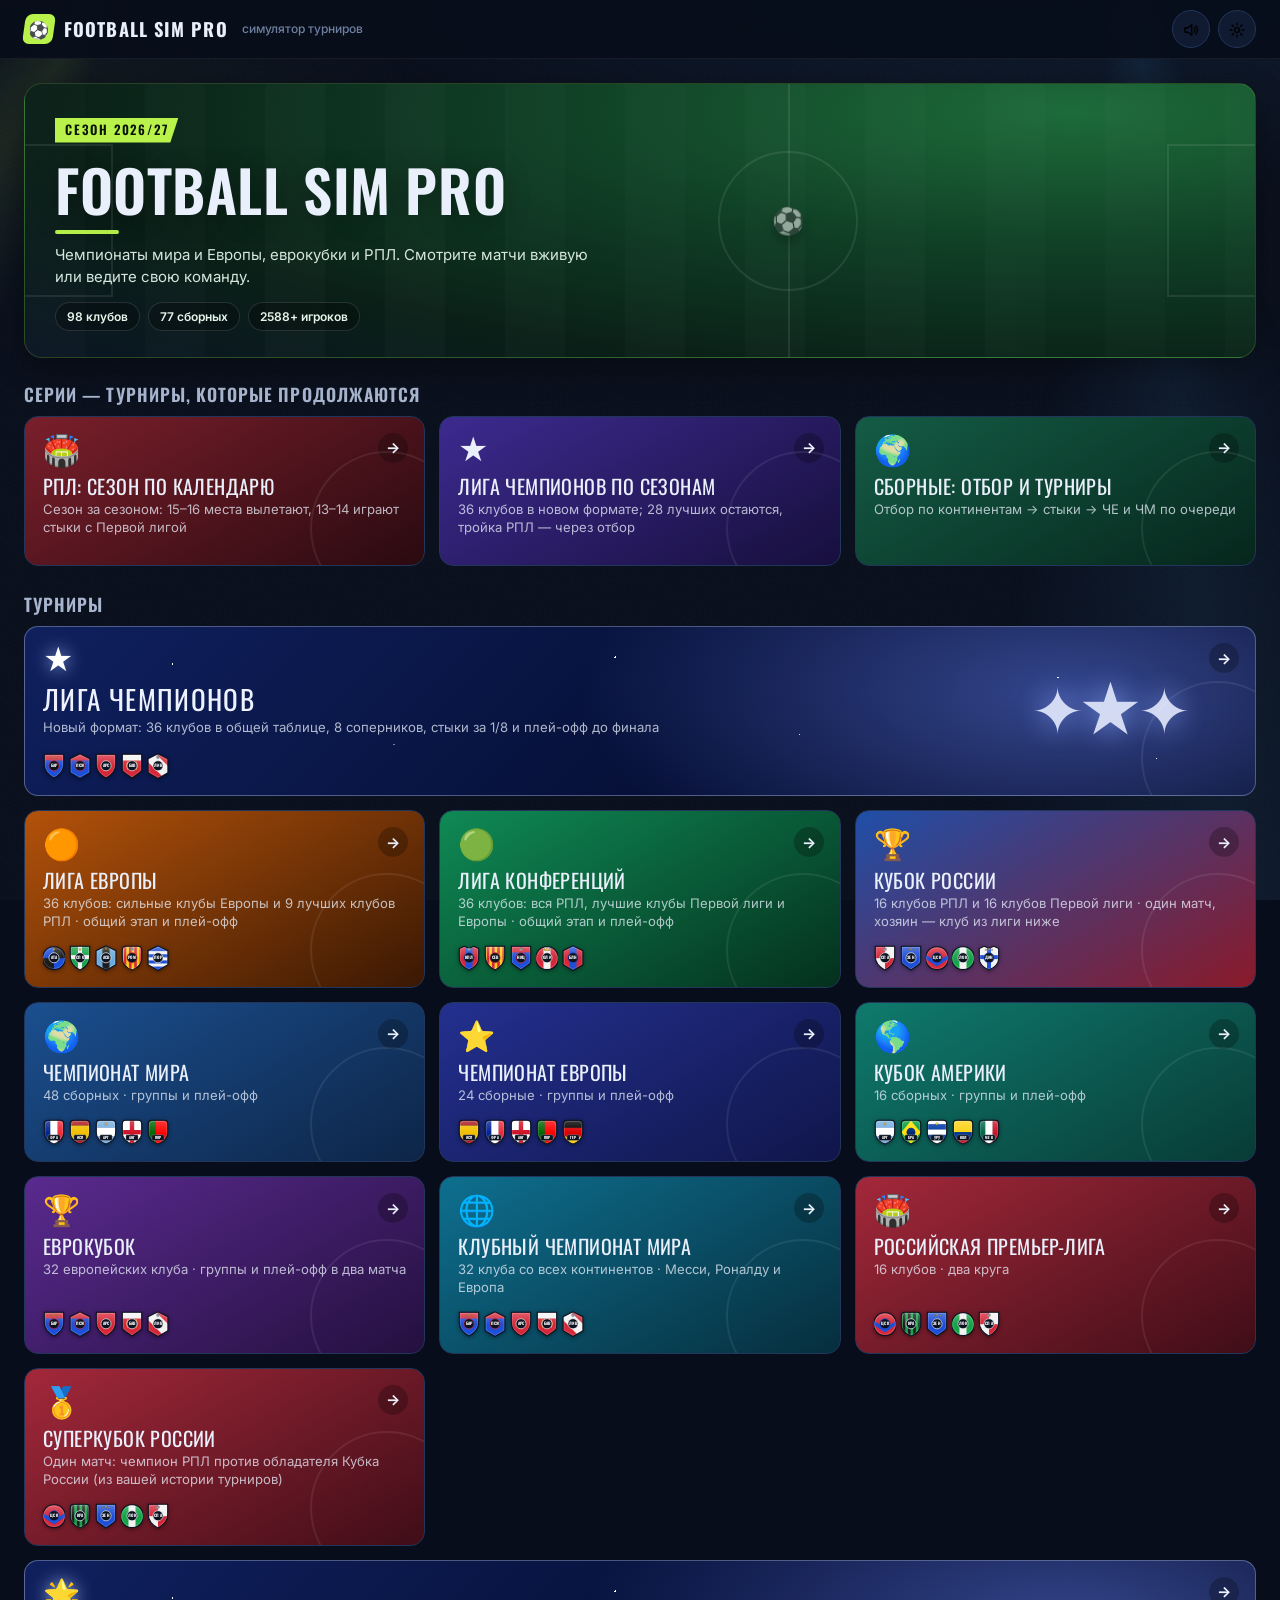
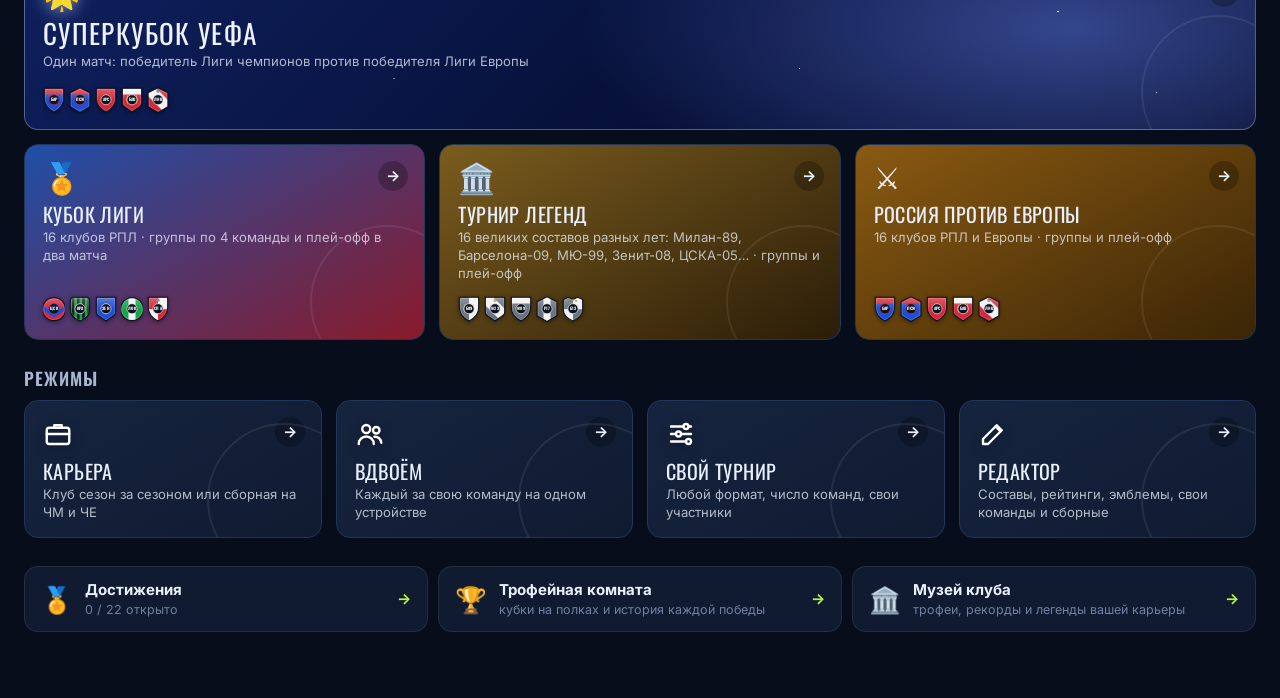
<file: index.html>
<!DOCTYPE html>
<html lang="ru">
<head>
    <meta charset="UTF-8">
    <meta name="viewport" content="width=device-width, initial-scale=1.0, viewport-fit=cover">
    <meta name="theme-color" content="#070d1a">
    <meta name="description" content="Футбольные турниры, карьера и кубок: живые матчи, тактика, статистика.">
    <link rel="manifest" href="manifest.webmanifest">
    <link rel="apple-touch-icon" href="icons/apple-touch-icon.png">
    <meta name="apple-mobile-web-app-capable" content="yes">
    <meta name="mobile-web-app-capable" content="yes">
    <meta name="apple-mobile-web-app-status-bar-style" content="black-translucent">
    <meta name="apple-mobile-web-app-title" content="Football Sim">
    <title>Football Sim Pro</title>
    <link rel="icon" href="data:image/svg+xml,<svg xmlns='http://www.w3.org/2000/svg' viewBox='0 0 100 100'><rect width='100' height='100' rx='18' fill='%23b8f24a'/><text x='50' y='72' text-anchor='middle' font-size='64'>⚽</text></svg>">
    <link rel="preconnect" href="https://fonts.googleapis.com">
    <link rel="preconnect" href="https://fonts.gstatic.com" crossorigin>
    <link href="https://fonts.googleapis.com/css2?family=Inter:wght@400;500;600;700&family=Oswald:wght@500;600;700&display=swap" rel="stylesheet">
    <link rel="stylesheet" href="css/app.css">
    <link rel="stylesheet" href="css/motion.css">
    <link rel="stylesheet" href="css/tools.css">
</head>
<body>
    <canvas id="confetti-canvas"></canvas>

    <header class="topbar">
        <div class="brand">
            <span class="brand-mark"><span>⚽</span></span>
            Football Sim Pro
            <small class="muted">симулятор турниров</small>
        </div>
        <div class="topbar-actions">
            <button id="btn-install" class="install-btn" type="button" style="display:none" title="Установить как приложение">📲 <span>Установить</span></button>
            <button id="btn-sound" class="sound-toggle" type="button">🔊</button>
            <button id="btn-settings" class="sound-toggle" type="button" title="Настройки">⚙️</button>
        </div>
    </header>

    <main class="app-container">
        <!-- ЭКРАН 0: ГЛАВНОЕ МЕНЮ -->
        <section id="screen-home" class="screen active">
            <div class="home-hero">
                <div class="home-pitch" aria-hidden="true">
                    <span class="hp-line hp-mid"></span><span class="hp-circle"></span>
                    <span class="hp-box hp-box-l"></span><span class="hp-box hp-box-r"></span>
                    <span class="hp-ball">⚽</span><span class="hp-sweep"></span>
                </div>
                <div class="home-hero-text">
                    <span class="kicker">Сезон 2026/27</span>
                    <h1>Football Sim Pro</h1>
                    <p class="subtitle" id="home-subtitle">Чемпионаты мира и Европы, еврокубки и РПЛ. Смотрите матчи вживую или ведите свою команду.</p>
                    <div class="home-chips" id="home-chips"></div>
                </div>
                <div id="home-resume" class="home-resume" style="display:none;">
                    <div class="hr-info">
                        <span class="hr-label">Сохранённый турнир</span>
                        <b id="home-resume-title"></b>
                        <span id="home-resume-details" class="muted"></span>
                    </div>
                    <div class="hr-actions">
                        <button id="btn-home-resume" class="btn-primary" type="button"><span class="btn-text">▶ Продолжить</span></button>
                        <button id="btn-home-next" class="btn-secondary" type="button" title="Сразу к следующему матчу"><span class="btn-text">⚽ Следующий матч</span></button>
                        <button id="btn-home-discard" class="btn-secondary" type="button" title="Удалить сохранённый турнир">🗑️</button>
                    </div>
                </div>
            </div>

            <div id="home-saves"></div>

            <h2 class="home-section-title">Серии — турниры, которые продолжаются</h2>
            <div id="home-series" class="home-tiles home-tiles-series"></div>

            <h2 class="home-section-title">Турниры</h2>
            <div id="home-cups" class="home-tiles home-tiles-cups"></div>

            <h2 class="home-section-title">Режимы</h2>
            <div id="home-modes" class="home-tiles home-tiles-modes"></div>


            <div id="home-ach" class="home-ach"></div>
            <div id="home-hall-slot"></div>
        </section>

        <!-- ЭКРАН 1: НАСТРОЙКИ -->
        <section id="screen-setup" class="screen">
            <div class="screen-header">
                <button id="btn-setup-home" class="btn-secondary btn-home-back" type="button">← Меню</button>
                <span class="kicker">Свой турнир</span>
                <h1>Соберите свой турнир</h1>
                <p class="subtitle">Выберите формат, команды и режим — дальше можно играть каждый матч вживую.</p>
            </div>

            <div class="setup-grid">
                <div class="card">
                    <div class="form-row">
                        <div class="form-group">
                            <label for="tournament-mode">Формат</label>
                            <select id="tournament-mode">
                                <option value="groups">Группы + плей-офф</option>
                                <option value="knockout">Сразу плей-офф</option>
                                <option value="leaguePlayoff">Чемпионат + плей-офф</option>
                                <option value="league">Лига (каждый с каждым)</option>
                            </select>
                        </div>
                        <div class="form-group">
                            <label for="team-count">Количество команд</label>
                            <select id="team-count">
                                <option value="4">4 команды</option>
                                <option value="8" selected>8 команд</option>
                                <option value="12">12 команд (+2 лучших третьих)</option>
                                <option value="16">16 команд</option>
                                <option value="24">24 команды (+4 лучших третьих)</option>
                                <option value="32">32 команды</option>
                                <option value="48">48 команд (12 групп, +8 лучших третьих)</option>
                            </select>
                        </div>
                    </div>
                    <div class="form-group" id="playoff-size-group" style="display:none;">
                        <label for="playoff-size">Выходят в плей-офф из чемпионата</label>
                        <select id="playoff-size">
                            <option value="4">Лучшие 4 — сразу полуфинал</option>
                            <option value="8" selected>Лучшие 8 — с 1/4 финала</option>
                            <option value="16">Лучшие 16 — с 1/8 финала</option>
                        </select>
                    </div>
                    <div id="warning-msg" class="warning-msg"></div>

                    <div class="form-row">
                        <div class="form-group">
                            <label for="team-type">Команды</label>
                            <select id="team-type">
                                <option value="world">🌍 Европейские клубы</option>
                                <option value="russia">🇷🇺 Российская Премьер-лига</option>
                                <option value="mixed">🌍 + 🇷🇺 Все вместе</option>
                                <option value="clubwc">🌐 Клубы мира (все континенты)</option>
                                <option value="fnl">🇷🇺 Первая лига</option>
                                <option value="legends">🏛️ Легендарные составы прошлых лет</option>
                                <option value="all">🌐 Все команды: клубы, сборные и легенды вместе</option>
                                <optgroup label="Сборные">
                                    <option value="euro">⭐ Чемпионат Европы — 24 сборные</option>
                                    <option value="worldcup">🌍 Чемпионат мира — 32 сборные</option>
                                    <option value="copa">🌎 Кубок Америки — 16 сборных</option>
                                </optgroup>
                            </select>
                            <div class="field-hint" id="team-type-hint" style="display:none"></div>
                        </div>
                        <div class="form-group">
                            <label for="team-pick">Участники</label>
                            <select id="team-pick">
                                <option value="random">🎲 Случайно</option>
                                <option value="manual">✋ Выбрать самому</option>
                            </select>
                        </div>
                    </div>

                    <div class="form-group">
                        <label for="game-mode">Режим</label>
                        <select id="game-mode">
                            <option value="simulator">Симулятор — все матчи</option>
                            <option value="career">Карьера — одна команда</option>
                            <option value="duo">Вдвоём — две команды на одном устройстве</option>
                        </select>
                    </div>

                    <div class="form-group">
                        <label for="sim-mode">Симуляция</label>
                        <select id="sim-mode">
                            <option value="realistic">Реализм — рейтинги игроков, фактор поля</option>
                            <option value="random">Чистый рандом — все игроки равны</option>
                        </select>
                    </div>

                    <div class="form-row">
                        <div class="form-group">
                            <label for="group-legs">Группы / лига</label>
                            <select id="group-legs">
                                <option value="1">1 круг</option>
                                <option value="2">2 круга (дома и в гостях)</option>
                            </select>
                        </div>
                        <div class="form-group">
                            <label for="playoff-legs">Плей-офф</label>
                            <select id="playoff-legs">
                                <option value="1">1 матч</option>
                                <option value="2">2 матча (дома и в гостях)</option>
                            </select>
                        </div>
                    </div>

                    <button id="btn-start" class="btn-primary">
                        <span class="btn-text">Далее</span>
                        <span class="btn-icon">→</span>
                    </button>
                </div>

                <aside class="setup-aside">
                    <div id="resume-card" class="card resume-card" style="display:none;">
                        <div class="resume-info">
                            <div class="resume-label">Сохранённый турнир</div>
                            <div id="resume-title" class="resume-title"></div>
                            <div id="resume-details" class="resume-details"></div>
                        </div>
                        <div class="resume-actions">
                            <button id="btn-resume" class="btn-primary"><span class="btn-text">▶ Продолжить</span></button>
                            <button id="btn-discard-save" class="btn-secondary">Удалить</button>
                        </div>
                    </div>

                    <div class="setup-links">
                        <button id="btn-open-editor" class="btn-secondary">✏️ Редактор команд и эмблем</button>
                    </div>

                    <details id="hall-card" class="card hall-card" style="display:none;">
                        <summary>🏛️ Зал славы <span id="hall-count" class="muted"></span></summary>
                        <div id="hall-content"></div>
                    </details>
                </aside>
            </div>
        </section>

        <!-- ЭКРАН: РЕДАКТОР КОМАНД -->
        <section id="screen-editor" class="screen">
            <div class="screen-header">
                <span class="kicker">Редактор</span>
                <h1>Команды и эмблемы</h1>
                <p class="subtitle">Правки сохраняются в этом браузере и действуют в новых турнирах.</p>
            </div>

            <div class="card editor-toolbar">
                <div class="style-buttons" id="editor-type-tabs">
                    <button class="style-btn active" data-type="world">🌍 Европа</button>
                    <button class="style-btn" data-type="russia">🇷🇺 РПЛ</button>
                    <button class="style-btn" data-type="national">🌐 Сборные</button>
                </div>
                <div class="editor-toolbar-actions">
                    <button id="btn-editor-new" class="btn-secondary">+ Новая команда</button>
                    <button id="btn-editor-export" class="btn-secondary">Экспорт</button>
                    <label class="btn-secondary editor-import">Импорт<input type="file" id="editor-import-file" accept=".json,application/json" hidden></label>
                    <button id="btn-editor-reset-all" class="btn-secondary">Сбросить всё</button>
                    <button id="btn-editor-key" class="btn-secondary" type="button" title="Ключ публикации (для автора игры)">🔑</button>
                    <button id="btn-editor-publish" class="btn-primary btn-publish" type="button" style="display:none">🌐 Опубликовать для всех</button>
                </div>
            </div>

            <div class="editor-layout">
                <div class="card">
                    <div id="editor-team-list" class="editor-team-list"></div>
                </div>
                <div class="card" id="editor-form-card">
                    <div id="editor-form" class="editor-form"></div>
                </div>
            </div>

            <div class="screen-actions">
                <button id="btn-editor-back" class="btn-secondary">← К настройкам</button>
            </div>
        </section>

        <!-- ЭКРАН: ВЫБОР УЧАСТНИКОВ ВРУЧНУЮ -->
        <section id="screen-picker" class="screen">
            <div class="screen-header">
                <span class="kicker">Участники</span>
                <h1>Выберите клубы</h1>
                <p class="subtitle">Отметьте команды, которые сыграют в турнире. Нажмите ещё раз, чтобы убрать.</p>
            </div>

            <div class="card picker-toolbar">
                <div class="picker-count-wrap">Выбрано <b id="picker-count" class="picker-count">0 / 8</b></div>
                <div class="style-buttons" id="picker-league-tabs">
                    <button class="style-btn active" data-league="all">Все</button>
                    <button class="style-btn" data-league="world">🌍 Европа</button>
                    <button class="style-btn" data-league="russia">🇷🇺 РПЛ</button>
                </div>
                <input type="text" id="picker-search" placeholder="Поиск клуба">
                <div class="picker-actions">
                    <button id="btn-picker-random" class="btn-secondary">🎲 Добрать случайно</button>
                    <button id="btn-picker-strongest" class="btn-secondary">⭐ Сильнейшие</button>
                    <button id="btn-picker-clear" class="btn-secondary">Очистить</button>
                </div>
            </div>

            <div id="picker-grid" class="team-grid"></div>

            <div class="screen-actions picker-footer">
                <button id="btn-picker-back" class="btn-secondary">← К настройкам</button>
                <button id="btn-picker-next" class="btn-primary" disabled>
                    <span class="btn-text">Далее</span>
                    <span class="btn-icon">→</span>
                </button>
            </div>
        </section>

        <!-- ЭКРАН: ВЫБОР КОМАНДЫ (карьера) -->
        <section id="screen-team-select" class="screen">
            <div class="screen-header">
                <span class="kicker">Карьера</span>
                <h1>Выберите команду</h1>
                <p class="subtitle">Вы будете управлять только ею: состав, тактика, решения по ходу матча.</p>
            </div>
            <div id="team-select-list" class="team-grid"></div>
            <button id="btn-back-setup" class="btn-secondary">← Назад</button>
        </section>

        <!-- ЭКРАН: УЧАСТНИКИ ТУРНИРА -->
        <section id="screen-teams-list" class="screen">
            <div class="screen-header">
                <span class="kicker">Жеребьёвка</span>
                <h1>Участники турнира</h1>
                <p class="subtitle">Команды отсортированы по рейтингу.</p>
            </div>

            <div class="card">
                <div class="teams-list-header">
                    <span>#</span>
                    <span>Команда</span>
                    <span>Рейтинг</span>
                    <span>Класс</span>
                </div>
                <div id="teams-list-container" class="teams-list-container"></div>
            </div>

            <div class="screen-actions">
                <button id="btn-back-teams" class="btn-secondary">← Назад</button>
                <button id="btn-start-tournament" class="btn-primary">
                    <span class="btn-text">Начать турнир</span>
                    <span class="btn-icon">→</span>
                </button>
            </div>
        </section>

        <!-- ЭКРАН: ДАШБОРД ТУРНИРА -->
        <section id="screen-dashboard" class="screen">
            <header class="dashboard-header">
                <div>
                    <span class="kicker" id="dashboard-kicker">Турнир</span>
                    <h2 id="dashboard-title">Групповой этап</h2>
                    <div id="user-team-badge" class="team-badge"></div>
                </div>
                <div class="dashboard-actions">
                    <button id="btn-to-menu" class="btn-secondary" type="button" title="Выйти в меню: турнир сохранится">🏠 Меню</button>
                    <button id="btn-next-round" class="btn-secondary" style="display:none;">
                        <span>Следующий раунд →</span>
                    </button>
                </div>
            </header>
            <div id="quick-actions" class="quick-actions"></div>

            <div id="playoff-bracket" class="bracket-section">
                <div class="bracket-wrapper">
                    <div class="bracket" id="bracket-container"></div>
                </div>
            </div>

            <div id="content-area"></div>
            <div id="matches-list"></div>

            <div id="news-section" class="news-section" style="display:none">
                <div class="news-head">
                    <h3>Новости</h3>
                    <div class="news-filters" id="news-filters"></div>
                </div>
                <div id="news-list" class="news-list"></div>
                <button id="btn-news-more" class="btn-secondary news-more" type="button">Показать ещё</button>
            </div>

            <div id="top-scorers-section" class="top-scorers-section" style="display: none; margin-top: 20px;">
                <h3>Лучшие игроки</h3>
                <div class="stats-tabs">
                    <button class="stats-tab active" data-tab="goals">Голы</button>
                    <button class="stats-tab" data-tab="assists">Передачи</button>
                    <button class="stats-tab" data-tab="total">Гол + пас</button>
                    <button class="stats-tab" data-tab="rating">Оценка</button>
                    <button class="stats-tab" data-tab="cards">Карточки</button>
                </div>
                <table class="stats-table">
                    <thead>
                        <tr><th>Игрок</th><th>Команда</th><th id="stat-header">Голы</th><th>Матчи</th></tr>
                    </thead>
                    <tbody id="top-scorers-list"></tbody>
                </table>
            </div>
        </section>

        <!-- ЭКРАН: ТАКТИКА ПЕРЕД МАТЧЕМ (карьера) -->
        <section id="screen-tactics" class="screen">
            <div class="screen-header">
                <span class="kicker">Подготовка к матчу</span>
                <h1>Тактика и состав</h1>
                <p class="subtitle" id="tactics-opponent"></p>
            </div>

            <div class="card tactics-controls">
                <div class="form-row">
                    <div class="form-group">
                        <label for="tactics-formation">Схема</label>
                        <select id="tactics-formation"></select>
                    </div>
                    <div class="form-group">
                        <label>Стиль игры</label>
                        <div class="style-buttons" id="tactics-style"></div>
                        <div class="style-hint" id="tactics-style-hint"></div>
                    </div>
                </div>
                <div class="form-group">
                    <label>Линия обороны</label>
                    <div class="style-buttons" id="tactics-line"></div>
                    <div class="style-hint" id="tactics-line-hint"></div>
                </div>
                <div class="tactics-summary">
                    <div>Сила состава: <b id="tactics-strength"></b></div>
                    <div>Соперник: <b id="tactics-opp-strength"></b></div>
                    <button id="btn-auto-lineup" class="btn-secondary">Автосостав</button>
                </div>
                <div id="tactics-warnings" class="tactics-warnings"></div>
            </div>

            <div class="tactics-help">Нажмите на игрока в старте, затем на игрока из запаса (или другого из старта) — они поменяются местами.</div>

            <details class="card tactics-roles" id="tactics-roles-card">
                <summary><b>🎖️ Капитан, стандарты и роли</b> <span class="muted" id="tactics-roles-peek"></span></summary>
                <div id="tactics-roles"></div>
            </details>

            <div class="tactics-grid">
                <div class="card">
                    <h3>Стартовый состав</h3>
                    <div id="tactics-lineup" class="tactics-list"></div>
                </div>
                <div class="card">
                    <h3>Запас</h3>
                    <div id="tactics-reserves" class="tactics-list"></div>
                </div>
            </div>

            <div class="tactics-actions">
                <button id="btn-tactics-back" class="btn-secondary">← Назад</button>
                <button id="btn-tactics-play" class="btn-primary">
                    <span class="btn-text">На поле</span>
                    <span class="btn-icon">→</span>
                </button>
            </div>
        </section>

        <!-- ЭКРАН: МАТЧ -->
        <section id="screen-match" class="screen">
            <div class="match-header">
                <button class="btn-back">← Назад</button>
                <span class="match-stage" id="match-stage-info">Групповой этап</span>
                <div class="match-controls-top">
                    <label for="match-speed">Скорость</label>
                    <input type="range" id="match-speed" min="1" max="10" value="5">
                    <span id="speed-value">5x</span>
                    <button type="button" id="btn-hl-mode" class="hl-toggle" title="Спокойные минуты пролетают быстро, опасные моменты — в обычном темпе">⚡ Хайлайты</button>
                </div>
            </div>

            <div class="scoreboard-v2">
                <div class="sb-team home">
                    <h3 id="match-team-1">Хозяева</h3>
                    <div class="team-logo" id="team-1-logo"></div>
                </div>
                <div class="sb-center">
                    <div class="sb-score">
                        <span class="score" id="score-1">0</span>
                        <span class="sb-sep">:</span>
                        <span class="score" id="score-2">0</span>
                    </div>
                    <div class="sb-clock">
                        <span class="timer" id="match-time">00'</span>
                        <span class="status" id="match-status">LIVE</span>
                    </div>
                    <div class="sb-legs" id="sb-legs" style="display:none"></div>
                </div>
                <div class="sb-team away">
                    <div class="team-logo" id="team-2-logo"></div>
                    <h3 id="match-team-2">Гости</h3>
                </div>
            </div>

            <div id="goal-ticker" class="goal-ticker" aria-live="polite"></div>

            <div class="match-layout">
                <div class="match-main">
                    <div id="match-preview" class="card match-preview" style="display:none"></div>
                    <div class="field-container">
                        <div id="interlude" class="interlude" style="display:none"></div>
                        <div id="fan-band" class="fan-band" aria-hidden="true"></div>
                        <div class="field-viewport" id="field-viewport">
                        <div id="field-hud" class="field-hud"></div>
            <button type="button" id="btn-camera" class="cam-toggle" title="Переключить камеру (клавиша C)"></button>
            <button type="button" id="btn-fullscreen" class="fs-toggle" title="Поле на весь экран (клавиша F)">⛶</button>
            <div class="fs-bar" id="fs-bar"><button type="button" data-fs="pause" title="Пауза">⏸</button><button type="button" data-fs="slower" title="Медленнее">−</button><span id="fs-speed"></span><button type="button" data-fs="faster" title="Быстрее">+</button><button type="button" data-fs="exit" title="Выйти из полноэкранного режима">✕</button></div>
                        <div class="stadium" id="stadium">
                        <div class="football-field" id="football-field">
                            <div class="field-markings"></div>
                            <div class="pitch-line pa pa-left"></div>
                            <div class="pitch-line pa pa-right"></div>
                            <div class="pitch-line ga ga-left"></div>
                            <div class="pitch-line ga ga-right"></div>
                            <div class="pitch-spot spot-center"></div>
                            <div class="pitch-spot spot-left"></div>
                            <div class="pitch-spot spot-right"></div>
                            <div class="goal goal-left"></div>
                            <div class="goal goal-right"></div>
                        </div>
                        </div>
                        </div>
                        <div class="rotate-tip">↻ Поверните телефон или нажмите ⛶ — поле на весь экран</div>
                        <div class="field-legend">
                            <div class="legend-item"><span class="dot team1"></span> <span id="team1-name"></span></div>
                            <div class="legend-item"><span class="dot team2"></span> <span id="team2-name"></span></div>
                            <div class="legend-item"><span class="dot ball"></span> <span>Мяч</span></div>
                            <div class="legend-item venue" id="field-venue"></div>
                        </div>
                    </div>

                    <div class="match-controls-bottom">
                        <button id="btn-sim-match" class="btn-primary"><span class="btn-text">▶ Начать матч</span></button>
                        <button id="btn-instant-match" class="btn-secondary"><span class="btn-text">Быстрый результат</span></button>
                        <button id="btn-replay-goal" class="btn-secondary" style="display:none;" onclick="replayLastGoal()"><span class="btn-text">↺ Повтор гола</span></button>
                        <button id="btn-replay-behind" class="btn-secondary" style="display:none;" onclick="replayLastGoal('behind')"><span class="btn-text">🎥 Из-за ворот</span></button>
                        <button id="btn-highlights" class="btn-secondary btn-highlights" style="display:none;" onclick="playHighlights()"><span class="btn-text">🎬 Обзор голов</span></button>
                        <button id="btn-pause-match" class="btn-secondary btn-pause" style="display:none;"><span class="btn-icon">⏸</span><span class="btn-text">Пауза</span></button>
                        <button id="btn-manage-match" class="btn-secondary" style="display:none;"><span class="btn-text">🔄 Замены и тактика</span></button>
                        <button id="btn-next-match" class="btn-primary" style="display:none;"><span class="btn-text">Следующий матч →</span></button>
                        <button id="btn-close-match" class="btn-secondary" style="display:none;"><span class="btn-icon">📊</span><span class="btn-text">К сетке</span></button>
                        <button id="btn-share-match" class="btn-secondary" style="display:none;"><span class="btn-icon">📤</span><span class="btn-text">Поделиться</span></button>
                    </div>

                    <div class="match-events-container">
                        <h3>События</h3>
                        <div class="events-list" id="events-list"></div>
                    </div>
                </div>

                <div class="match-sidebar">
                    <div class="match-stats-container">
                        <h3 id="stats-title">Статистика</h3>
                        <div class="stats-grid">
                            <div class="stat-box">
                                <div class="stat-label">Владение</div>
                                <div class="stat-bar-container">
                                    <div class="stat-bar team1" id="possession-bar-1" style="width: 50%"></div>
                                    <div class="stat-bar team2" id="possession-bar-2" style="width: 50%"></div>
                                </div>
                                <div class="stat-values">
                                    <span id="possession-1">50%</span>
                                    <span id="possession-2">50%</span>
                                </div>
                            </div>
                            <div class="stat-box">
                                <div class="stat-label">Удары</div>
                                <div class="stat-value-pair"><span id="shots-1">0</span><span>-</span><span id="shots-2">0</span></div>
                            </div>
                            <div class="stat-box" title="Ожидаемые голы: сумма качества всех моментов (0.10 — обычный удар, 0.76 — пенальти)">
                                <div class="stat-label">xG</div>
                                <div class="stat-value-pair"><span id="xg-1">0.00</span><span>-</span><span id="xg-2">0.00</span></div>
                            </div>
                            <div class="stat-box">
                                <div class="stat-label">В створ</div>
                                <div class="stat-value-pair"><span id="shots-on-target-1">0</span><span>-</span><span id="shots-on-target-2">0</span></div>
                            </div>
                            <div class="stat-box">
                                <div class="stat-label">Угловые</div>
                                <div class="stat-value-pair"><span id="corners-1">0</span><span>-</span><span id="corners-2">0</span></div>
                            </div>
                            <div class="stat-box">
                                <div class="stat-label">Фолы</div>
                                <div class="stat-value-pair"><span id="fouls-1">0</span><span>-</span><span id="fouls-2">0</span></div>
                            </div>
                            <div class="stat-box">
                                <div class="stat-label">Карточки</div>
                                <div class="cards-display">
                                    <div class="team-cards"><span class="yellow-card" id="yellow-1">🟨 0</span><span class="red-card" id="red-1">🟥 0</span></div>
                                    <span>-</span>
                                    <div class="team-cards"><span class="yellow-card" id="yellow-2">🟨 0</span><span class="red-card" id="red-2">🟥 0</span></div>
                                </div>
                            </div>
                        </div>
                        <div class="shotmap">
                            <div class="shotmap-head">
                                <span>Карта ударов</span>
                                <span class="shotmap-legend"><i class="lg lg-goal"></i>гол <i class="lg lg-save"></i>в створ <i class="lg lg-off"></i>мимо · размер — xG</span>
                            </div>
                            <svg id="shot-map" viewBox="-2 -2 109 72" role="img" aria-label="Карта ударов"></svg>
                        </div>
<div class="shotmap passmap" id="passmap-box" style="display:none">                            <div class="shotmap-head">                                <span class="pm-tabs"><button type="button" class="pm-tab active" data-pm="net">Сеть передач</button><button type="button" class="pm-tab" data-pm="heat">Тепловая карта</button></span>                                <span class="pm-controls"><button type="button" class="pm-team" data-side="team1" id="pm-team1"></button><button type="button" class="pm-team" data-side="team2" id="pm-team2"></button></span>                            </div>                            <select id="pm-player" class="pm-player" style="display:none"></select>                            <svg id="pass-map" viewBox="-2 -2 109 72" role="img" aria-label="Сеть передач"></svg>                            <div class="muted pm-note" id="pm-note"></div>                        </div>
                        <div class="motm" id="motm" style="display:none"></div>
                    </div>

                    <div class="lineups-container">
                        <h3>Составы</h3>
                        <div class="lineups-grid" id="lineups"></div>
                    </div>

                    <div class="substitutions-container" id="substitutions-panel" style="display: none;">
                        <h3>Замены</h3>
                        <div class="substitution-slots" id="substitution-slots"></div>
                    </div>
                </div>
            </div>
        </section>

        <!-- ОКНО: УПРАВЛЕНИЕ ПО ХОДУ МАТЧА -->
        <div id="manage-overlay" class="overlay" style="display:none;">
            <div class="overlay-panel">
                <h2>Пауза · <span id="manage-minute"></span></h2>
                <div id="manage-side" class="manage-side" style="display:none"></div>
                <div class="manage-section">
                    <h4>Схема</h4>
                    <select id="manage-formation"></select>
                </div>
                <div class="manage-section">
                    <h4>Стиль игры</h4>
                    <div class="style-buttons" id="manage-style"></div>
                </div>
                <div class="manage-section">
                    <h4>Линия обороны</h4>
                    <div class="style-buttons" id="manage-line"></div>
                </div>
                <div class="manage-section">
                    <h4>Замена <span id="manage-subs-left" class="muted"></span></h4>
                    <div class="manage-subs">
                        <div>
                            <div class="muted">Уходит:</div>
                            <div id="manage-out" class="tactics-list compact"></div>
                        </div>
                        <div>
                            <div class="muted">Выходит:</div>
                            <div id="manage-in" class="tactics-list compact"></div>
                        </div>
                    </div>
                    <button id="btn-manage-sub" class="btn-secondary" disabled>Провести замену</button>
                    <label class="checkbox-row"><input type="checkbox" id="manage-autosubs"> Тренерский штаб делает замены сам</label>
                </div>
                <button id="btn-manage-resume" class="btn-primary"><span class="btn-text">▶ Продолжить матч</span></button>
            </div>
        </div>

        <!-- ОКНО: СЕРИЯ ПЕНАЛЬТИ -->
        <div id="shootout-overlay" class="overlay" style="display:none;">
            <div class="overlay-panel shootout-panel">
                <div class="so-header">
                    <h2>Серия пенальти</h2>
                    <button id="btn-so-skip" class="btn-secondary">Пропустить ▶▶</button>
                </div>
                <div class="shootout-score">
                    <div class="so-side"><span id="so-team1" class="so-team"></span><div id="so-kicks1" class="so-kicks"></div></div>
                    <div class="so-total" id="so-total">0 : 0</div>
                    <div class="so-side"><span id="so-team2" class="so-team"></span><div id="so-kicks2" class="so-kicks"></div></div>
                </div>
                <div class="so-scene">
                    <div class="so-goal" id="so-goal">
                        <div class="so-zone" data-dir="left"><span>←</span></div>
                        <div class="so-zone" data-dir="center"><span>↑</span></div>
                        <div class="so-zone" data-dir="right"><span>→</span></div>
                    </div>
                    <div class="so-keeper" id="so-keeper"><span class="so-keeper-body"></span></div>
                    <div class="so-keeper-name" id="so-keeper-name"></div>
                    <div class="so-spot"></div>
                    <div class="so-ball" id="so-ball"></div>
                    <div class="so-taker" id="so-taker"></div>
                    <div class="so-flash" id="so-flash"></div>
                </div>
                <div id="so-prompt" class="so-prompt"></div>
                <div id="so-last" class="so-last"></div>
                <button id="btn-so-continue" class="btn-primary" style="display:none;"><span class="btn-text">Продолжить</span></button>
            </div>
        </div>

        <!-- ЭКРАН: ТРАНСФЕРНОЕ ОКНО (карьера, между сезонами) -->
        <section id="screen-transfers" class="screen">
            <div class="screen-header">
                <span class="kicker">Межсезонье</span>
                <h1>Трансферное окно</h1>
                <p class="subtitle" id="tr-subtitle"></p>
            </div>

            <div class="tr-summary">
                <div class="tr-stat"><small>Бюджет</small><b id="tr-budget"></b></div>
                <div class="tr-stat"><small>Доход за сезон</small><b id="tr-income"></b></div>
                <div class="tr-stat"><small>Игроков в составе</small><b id="tr-count"></b></div>
                <div class="tr-stat"><small>Сила состава</small><b id="tr-strength"></b></div>
            </div>

            <details class="card tr-dev" id="tr-dev-card" open>
                <summary>Развитие игроков за сезон</summary>
                <div id="tr-development" class="tr-dev-list"></div>
            </details>

            <div class="tr-grid">
                <div class="card">
                    <h3>Ваш состав</h3>
                    <div id="tr-squad" class="tr-list"></div>
                </div>
                <div class="card">
                    <h3>Рынок</h3>
                    <div class="tr-filters">
                        <select id="tr-pos">
                            <option value="">Все позиции</option>
                            <option value="GK">Вратари</option>
                            <option value="DEF">Защитники</option>
                            <option value="MID">Полузащитники</option>
                            <option value="FWD">Нападающие</option>
                        </select>
                        <select id="tr-sort">
                            <option value="rating">Сначала сильные</option>
                            <option value="young">Сначала молодые</option>
                            <option value="cheap">Сначала дешёвые</option>
                        </select>
                        <input type="text" id="tr-search" placeholder="Поиск по имени или клубу">
                        <label class="checkbox-row"><input type="checkbox" id="tr-afford"> По карману</label>
                    </div>
                    <div id="tr-market" class="tr-list tr-market"></div>
                </div>
            </div>

            <div class="screen-actions">
                <button id="btn-tr-start" class="btn-primary">
                    <span class="btn-text">Начать новый сезон</span>
                    <span class="btn-icon">→</span>
                </button>
            </div>
        </section>

        <!-- ЭКРАН: СЕРИЯ (турниры, которые продолжаются) -->
        <section id="screen-series" class="screen">
            <div class="screen-header">
                <button id="btn-series-home" class="btn-secondary btn-home-back" type="button">← Меню</button>
                <span class="kicker" id="series-kicker">Серия</span>
                <h1 id="series-title">Серия</h1>
                <p class="subtitle" id="series-subtitle"></p>
            </div>
            <div class="card series-next">
                <div>
                    <div class="hr-label">Следующий этап</div>
                    <b id="series-next-label"></b>
                    <div class="muted" id="series-next-hint"></div>
                </div>
                <button id="btn-series-play" class="btn-primary" type="button"><span class="btn-text">▶ Играть</span></button>
            </div>
            <div id="series-last" class="card series-last" style="display:none;"></div>
            <div id="series-tables" class="series-tables"></div>
            <div class="card">
                <h3>История серии</h3>
                <div id="series-history" class="series-history"></div>
            </div>
        </section>

        <!-- ЭКРАН: РЕЗУЛЬТАТЫ -->
        <section id="screen-results" class="screen">
            <div class="champion-box-v2">
                <div class="trophy-animation">🏆</div>
                <h2>Чемпион турнира</h2>
                <h1 id="champion-name" class="champion-name"></h1>
                <div id="podium" class="podium"></div>
                <button id="btn-share-tournament" class="btn-secondary share-btn" type="button">📤 Поделиться результатом</button>
            </div>
            <div id="series-result-card" class="card series-result" style="display:none;"></div>
            <div id="next-card" class="card series-result next-card" style="display:none;"></div>

            <div id="career-card" class="card career-card" style="display:none;">
                <h3>Ваша карьера</h3>
                <div class="career-result" id="career-result"></div>
                <table class="stats-table">
                    <thead>
                        <tr><th>Сезон</th><th>Формат</th><th>Результат</th><th>В-Н-П</th><th>Мячи</th><th>Бомбардир</th></tr>
                    </thead>
                    <tbody id="career-history"></tbody>
                </table>
                <button id="btn-next-season" class="btn-primary" style="margin-top:16px; width:100%;">
                    <span class="btn-text">Следующий сезон →</span>
                </button>
            </div>

            <div class="card">
                <h3>Награды турнира</h3>
                <div class="awards-grid" id="tournament-awards"></div>
            </div>

            <div class="card" id="tournament-path-card">
                <h3 id="tournament-path-title">Путь к трофею</h3>
                <div id="tournament-path"></div>
            </div>

            <div class="card">
                <h3>Итоговая статистика команд</h3>
                <table class="stats-table">
                    <thead>
                        <tr><th>Команда</th><th>И</th><th>В</th><th>О</th><th>Мячи</th></tr>
                    </thead>
                    <tbody id="teams-stats"></tbody>
                </table>
            </div>

            <div class="card">
                <h3>Статистика игроков</h3>
                <div class="stats-tabs">
                    <button class="stats-tab active" data-tab="goals">Голы</button>
                    <button class="stats-tab" data-tab="assists">Передачи</button>
                    <button class="stats-tab" data-tab="total">Гол + пас</button>
                    <button class="stats-tab" data-tab="rating">Оценка</button>
                    <button class="stats-tab" data-tab="cards">Карточки</button>
                </div>
                <table class="stats-table">
                    <thead>
                        <tr><th>Игрок</th><th>Команда</th><th id="stat-header-results">Голы</th><th>Матчи</th></tr>
                    </thead>
                    <tbody id="full-scorers-list"></tbody>
                </table>
            </div>

            <div class="card">
                <h3>Достижения</h3>
                <div class="achievements-grid" id="achievements-list"></div>
            </div>

            <button id="btn-restart" class="btn-primary">
                <span class="btn-text">Новый турнир</span>
            </button>
        </section>
    </main>

    <!-- Нижнее меню на телефоне -->
    <nav id="mobile-nav" class="mobile-nav" aria-label="Навигация">
        <button type="button" data-nav="home"><span>🏠</span>Меню</button>
        <button type="button" data-nav="tournament"><span>📊</span>Турнир</button>
        <button type="button" data-nav="calendar"><span>📅</span>Календарь</button>
        <button type="button" data-nav="hall"><span>🏛️</span>Рекорды</button>
        <button type="button" data-nav="settings"><span>⚙️</span>Настройки</button>
    </nav>

    <!-- Данные -->
    <script src="js/data/teams.js"></script>
    <script src="js/data/squads.js"></script>
    <script src="js/data/clubs-extra.js"></script>
    <script src="js/data/legends.js"></script>
    <script src="js/data/nations.js"></script>
    <script src="js/data/nation-squads.js"></script>
    <script src="js/data/stars.js"></script>
    <script src="js/data/stadiums.js"></script>
    <script src="js/data/ages.js"></script>
    <script src="js/data/birthyears.js"></script>
    <script src="js/data/tactics.js"></script>
    <!-- Логика (без DOM) -->
    <script src="js/core/prefs.js"></script>
    <script src="js/core/state.js"></script>
    <script src="js/core/engine.js"></script>
    <script src="js/core/squad.js"></script>
    <script src="js/core/roles.js"></script>
    <script src="js/core/derby.js"></script>
    <script src="js/core/career.js"></script>
    <script src="js/core/halloffame.js"></script>
    <script src="js/data/validate.js"></script>
    <script src="js/core/customdata.js"></script>
    <script src="js/core/publish.js"></script>
    <script src="js/core/tournament.js"></script>
    <script src="js/core/ucl.js"></script>
    <script src="js/core/series.js"></script>
    <script src="js/core/cup.js"></script>
    <script src="js/core/news.js"></script>
    <script src="js/core/storage.js"></script>
    <!-- Интерфейс -->
    <script src="js/ui/common.js"></script>
    <script src="js/ui/icons.js"></script>
    <script src="js/ui/kits.js"></script>
    <script src="js/ui/crests.js"></script>
    <script src="js/ui/sound.js"></script>
    <script src="js/ui/pitch.js"></script>
    <script src="js/ui/setup.js"></script>
    <script src="js/ui/home.js"></script>
    <script src="js/ui/series.js"></script>
    <script src="js/ui/picker.js"></script>
    <script src="js/ui/dashboard.js"></script>
    <script src="js/ui/cup.js"></script>
    <script src="js/ui/news.js"></script>
    <script src="js/ui/tactics.js"></script>
    <script src="js/ui/editor.js"></script>
    <script src="js/ui/transfers.js"></script>
    <script src="js/ui/shootout.js"></script>
    <script src="js/ui/matchstats.js"></script>
    <script src="js/ui/commentary.js"></script>
    <script src="js/ui/match.js"></script>
    <script src="js/ui/highlights.js"></script>
    <script src="js/ui/protocol.js"></script>
    <script src="js/ui/results.js"></script>
    <script src="js/ui/awards.js"></script>
    <script src="js/ui/share.js"></script>
    <script src="js/ui/settings.js"></script>
    <script src="js/ui/tools.js"></script>
    <script src="js/ui/showcase.js"></script>
    <script src="js/ui/motion.js"></script>
    <script src="js/main.js"></script>
    <script src="js/pwa.js"></script>
</body>
</html>
</file>
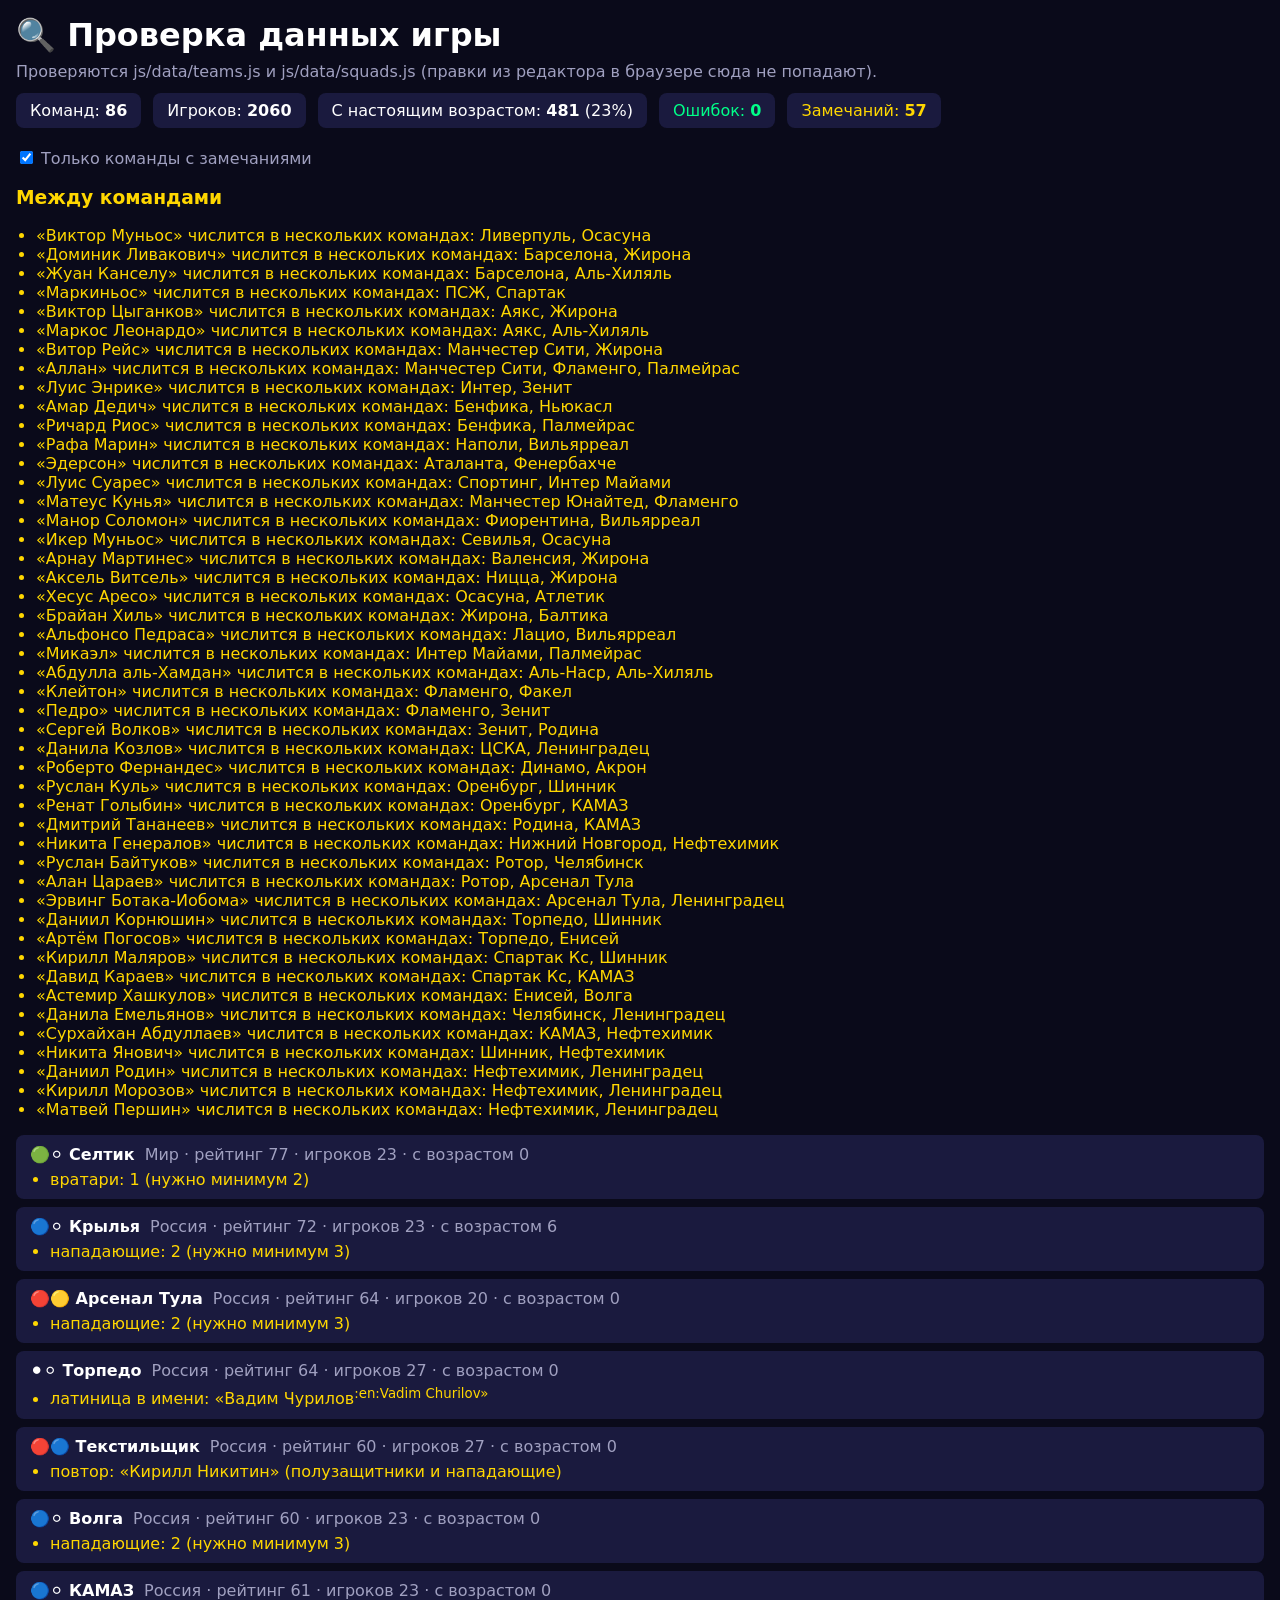
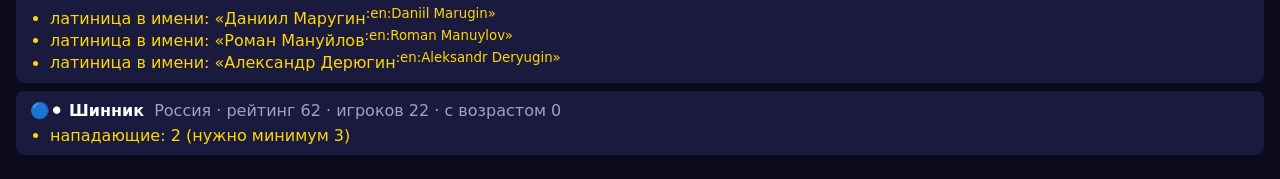
<file: tools/check-data.html>
<!DOCTYPE html>
<html lang="ru">
<head>
    <meta charset="UTF-8">
    <meta name="viewport" content="width=device-width, initial-scale=1.0">
    <title>Проверка данных</title>
    <style>
        :root { --bg: #0a0a1a; --card: #1a1a3e; --text: #fff; --muted: #a0a0c0; --err: #e94560; --warn: #ffd700; --ok: #00ff88; }
        body { margin: 0; padding: 16px; background: var(--bg); color: var(--text); font-family: system-ui, sans-serif; }
        h1 { margin: 0 0 8px; }
        .summary { display: flex; flex-wrap: wrap; gap: 12px; margin: 12px 0 20px; }
        .pill { background: var(--card); padding: 8px 14px; border-radius: 8px; }
        .team { background: var(--card); border-radius: 8px; padding: 10px 14px; margin-bottom: 8px; }
        .team.ok { opacity: 0.6; }
        .team h3 { margin: 0; font-size: 16px; display: flex; gap: 10px; flex-wrap: wrap; }
        .muted { color: var(--muted); font-weight: normal; }
        .err { color: var(--err); }
        .warn { color: var(--warn); }
        .okc { color: var(--ok); }
        ul { margin: 6px 0 0; padding-left: 20px; }
        label { color: var(--muted); }
    </style>
</head>
<body>
    <h1>🔍 Проверка данных игры</h1>
    <div class="muted">Проверяются js/data/teams.js и js/data/squads.js (правки из редактора в браузере сюда не попадают).</div>
    <div class="summary" id="summary"></div>
    <label><input type="checkbox" id="only-problems" checked> Только команды с замечаниями</label>
    <div id="cross" style="margin:16px 0"></div>
    <div id="teams"></div>

    <script src="../js/data/teams.js"></script>
    <script src="../js/data/squads.js"></script>
    <script src="../js/data/ages.js"></script>
    <script src="../js/data/validate.js"></script>
    <script>
        const report = validateGameData();
        const s = report.summary;
        document.getElementById('summary').innerHTML = `
            <div class="pill">Команд: <b>${s.teams}</b></div>
            <div class="pill">Игроков: <b>${s.players}</b></div>
            <div class="pill">С настоящим возрастом: <b>${s.withAge ?? 0}</b> (${Math.round((s.withAge || 0) / s.players * 100)}%)</div>
            <div class="pill ${s.errors ? 'err' : 'okc'}">Ошибок: <b>${s.errors}</b></div>
            <div class="pill ${s.warnings ? 'warn' : 'okc'}">Замечаний: <b>${s.warnings}</b></div>`;
        document.getElementById('cross').innerHTML = report.crossTeam.length
            ? `<h3 class="warn">Между командами</h3><ul>${report.crossTeam.map(x => `<li class="warn">${x}</li>`).join('')}</ul>` : '';
        function render() {
            const only = document.getElementById('only-problems').checked;
            document.getElementById('teams').innerHTML = report.teams
                .filter(t => !only || t.errors.length || t.warnings.length)
                .map(t => `<div class="team ${t.errors.length || t.warnings.length ? '' : 'ok'}">
                    <h3>${t.emoji} ${t.name} <span class="muted">${t.type === 'russia' ? 'Россия' : 'Мир'} · рейтинг ${t.rating} · игроков ${t.players} · с возрастом ${t.withAge ?? 0}</span>
                        ${!t.errors.length && !t.warnings.length ? '<span class="okc">✓</span>' : ''}</h3>
                    ${t.errors.length || t.warnings.length ? `<ul>${t.errors.map(e => `<li class="err">${e}</li>`).join('')}${t.warnings.map(w => `<li class="warn">${w}</li>`).join('')}</ul>` : ''}
                </div>`).join('') || '<div class="okc">Замечаний нет 🎉</div>';
        }
        document.getElementById('only-problems').onchange = render;
        render();
    </script>
</body>
</html>
</file>
<file: css/app.css>
/* =====================================================================
   FOOTBALL SIM PRO — стиль «Телетрансляция»
   Тёмно-синий фон, салатовый акцент, узкие заголовки (Oswald), текст Inter.
   ===================================================================== */

:root {
    --bg: #070d1a;
    --bg-2: #0b1426;
    --surface: #101b31;
    --surface-2: #16243f;
    --surface-3: #1d2e4f;
    --line: #22355a;
    --line-soft: rgba(255, 255, 255, 0.06);
    --text: #eaf0fb;
    --text-2: #a9b6cf;
    --muted: #6f80a1;
    --accent: #b8f24a;
    --accent-2: #8fd22a;
    --accent-ink: #0a1405;
    --live: #ff3b55;
    --gold: #f5c84b;
    --win: #2fd67b;
    --draw: #8a9bb8;
    --loss: #ff5d6c;
    --info: #4fa8ff;
    --radius: 10px;
    --radius-sm: 6px;
    --shadow: 0 10px 30px rgba(0, 0, 0, 0.35);
    --font-display: 'Oswald', 'Arial Narrow', sans-serif;
    --font-body: 'Inter', system-ui, -apple-system, 'Segoe UI', sans-serif;

    /* Совместимость с переменными, которые использует JS */
    --accent-primary: var(--info);
    --highlight: var(--live);
    --text-muted: var(--muted);
    --text-secondary: var(--text-2);
    --success: var(--win);
    --gold-glow: rgba(245, 200, 75, 0.45);
    --accent-glow: rgba(184, 242, 74, 0.35);
}

* { margin: 0; padding: 0; box-sizing: border-box; }

html { -webkit-text-size-adjust: 100%; }

body {
    font-family: var(--font-body);
    font-size: 15px;
    line-height: 1.45;
    color: var(--text);
    background:
        radial-gradient(1200px 500px at 80% -10%, rgba(79, 168, 255, 0.10), transparent 60%),
        radial-gradient(900px 400px at -10% 10%, rgba(184, 242, 74, 0.06), transparent 60%),
        var(--bg);
    background-attachment: fixed;
    min-height: 100vh;
    overflow-x: hidden;
}

h1, h2, h3, h4 { font-family: var(--font-display); font-weight: 600; letter-spacing: 0.02em; line-height: 1.15; }
h3 { font-size: 1.15rem; text-transform: uppercase; margin-bottom: 14px; color: var(--text); }
h4 { font-size: 1rem; text-transform: uppercase; color: var(--text-2); margin-bottom: 10px; }
b, strong { font-weight: 700; }
small { color: var(--muted); }
.muted { color: var(--muted); }

::selection { background: var(--accent); color: var(--accent-ink); }
::-webkit-scrollbar { width: 8px; height: 8px; }
::-webkit-scrollbar-track { background: transparent; }
::-webkit-scrollbar-thumb { background: var(--surface-3); border-radius: 4px; }

#confetti-canvas { position: fixed; inset: 0; width: 100%; height: 100%; pointer-events: none; z-index: 9999; }

/* ----- Верхняя панель ----- */
.topbar {
    position: sticky;
    top: 0;
    z-index: 1000;
    display: flex;
    align-items: center;
    justify-content: space-between;
    gap: 12px;
    padding: 10px 24px;
    background: rgba(7, 13, 26, 0.88);
    backdrop-filter: blur(12px);
    border-bottom: 1px solid var(--line-soft);
}

.brand { display: flex; align-items: center; gap: 10px; font-family: var(--font-display); font-weight: 700; font-size: 1.15rem; letter-spacing: 0.06em; text-transform: uppercase; }
.brand-mark {
    width: 30px; height: 30px; border-radius: 7px;
    background: var(--accent); color: var(--accent-ink);
    display: grid; place-items: center; font-size: 17px;
    transform: skewX(-8deg);
}
.brand-mark span { transform: skewX(8deg); }
.brand small { font-family: var(--font-body); font-weight: 500; letter-spacing: 0; text-transform: none; font-size: 12px; margin-left: 4px; }

.sound-toggle {
    width: 38px; height: 38px; border-radius: 50%;
    border: 1px solid var(--line); background: var(--surface);
    font-size: 17px; cursor: pointer; transition: border-color 0.15s;
}
.sound-toggle:hover { border-color: var(--accent); }

/* ----- Каркас ----- */
.app-container { width: 100%; max-width: 1360px; margin: 0 auto; padding: 24px 24px 60px; }

.screen { display: none; animation: screenIn 0.35s ease-out; }
.screen.active { display: block; }
@keyframes screenIn { from { opacity: 0; transform: translateY(8px); } to { opacity: 1; transform: none; } }

.screen-header { margin-bottom: 22px; }
.screen-header .kicker, .kicker {
    display: inline-block;
    font-family: var(--font-display);
    font-size: 0.8rem; font-weight: 600; letter-spacing: 0.14em; text-transform: uppercase;
    color: var(--accent-ink); background: var(--accent);
    padding: 3px 10px; margin-bottom: 10px;
    clip-path: polygon(0 0, 100% 0, calc(100% - 8px) 100%, 0 100%);
}
.screen-header h1 { font-size: clamp(1.8rem, 4vw, 2.6rem); text-transform: uppercase; }
.subtitle { color: var(--text-2); margin-top: 6px; }

.card {
    background: var(--surface);
    border: 1px solid var(--line-soft);
    border-radius: var(--radius);
    padding: 20px;
    margin-bottom: 18px;
}

/* ----- Кнопки ----- */
button { font-family: inherit; }

.btn-primary, .btn-secondary {
    display: inline-flex; align-items: center; justify-content: center; gap: 8px;
    min-height: 44px; padding: 10px 20px;
    font-family: var(--font-display); font-size: 1rem; font-weight: 600; letter-spacing: 0.06em; text-transform: uppercase;
    border-radius: var(--radius-sm); cursor: pointer;
    transition: background 0.15s, border-color 0.15s, transform 0.1s, color 0.15s;
    text-decoration: none;
}
.btn-primary { background: var(--accent); color: var(--accent-ink); border: 1px solid var(--accent); }
.btn-primary:hover { background: #c8ff5e; }
.btn-secondary { background: var(--surface-2); color: var(--text); border: 1px solid var(--line); }
.btn-secondary:hover { border-color: var(--accent); color: var(--accent); }
.btn-primary:active, .btn-secondary:active { transform: translateY(1px); }
.btn-primary:disabled, .btn-secondary:disabled { opacity: 0.4; cursor: not-allowed; }
.btn-primary .btn-icon, .btn-secondary .btn-icon { font-size: 1rem; }
.btn-block { width: 100%; }

.btn-back {
    display: inline-flex; align-items: center; gap: 6px;
    padding: 7px 14px; border-radius: var(--radius-sm);
    background: transparent; color: var(--text-2); border: 1px solid var(--line);
    font-size: 14px; cursor: pointer;
}
.btn-back:hover { color: var(--text); border-color: var(--text-2); }

/* ----- Формы ----- */
.form-group { margin-bottom: 16px; }
.form-group > label, .field-label {
    display: block; margin-bottom: 6px;
    font-size: 12px; font-weight: 600; letter-spacing: 0.08em; text-transform: uppercase; color: var(--muted);
}
.form-row { display: grid; grid-template-columns: 1fr 1fr; gap: 16px; }

select, input[type=text], input[type=number], textarea {
    width: 100%; padding: 11px 12px;
    background: var(--bg-2); color: var(--text);
    border: 1px solid var(--line); border-radius: var(--radius-sm);
    font-family: inherit; font-size: 15px;
    transition: border-color 0.15s;
}
select {
    appearance: none; cursor: pointer; padding-right: 36px;
    background-image: linear-gradient(45deg, transparent 50%, var(--text-2) 50%), linear-gradient(135deg, var(--text-2) 50%, transparent 50%);
    background-position: calc(100% - 18px) 50%, calc(100% - 13px) 50%;
    background-size: 5px 5px; background-repeat: no-repeat;
}
select:focus, input:focus, textarea:focus { outline: none; border-color: var(--accent); }
input[type=range] { accent-color: var(--accent); }
input[type=checkbox] { accent-color: var(--accent); width: 16px; height: 16px; }

.warning-msg { display: none; margin-top: 8px; padding: 8px 12px; border-radius: var(--radius-sm); background: rgba(255, 59, 85, 0.12); color: var(--loss); font-size: 14px; }

/* ----- Стартовый экран ----- */
.setup-grid { display: grid; grid-template-columns: minmax(0, 1.5fr) minmax(0, 1fr); gap: 20px; align-items: start; }
.setup-aside > * { margin-bottom: 18px; }
#btn-start { width: 100%; margin-top: 6px; min-height: 52px; font-size: 1.15rem; }

.resume-card { border-color: rgba(184, 242, 74, 0.35); background: linear-gradient(135deg, rgba(184, 242, 74, 0.08), transparent 60%), var(--surface); }
.resume-label { font-size: 12px; font-weight: 700; letter-spacing: 0.1em; text-transform: uppercase; color: var(--accent); }
.resume-title { font-family: var(--font-display); font-size: 1.35rem; margin: 6px 0 2px; display: flex; align-items: center; gap: 8px; }
.resume-details { color: var(--text-2); font-size: 14px; }
.resume-actions { display: flex; gap: 10px; margin-top: 14px; flex-wrap: wrap; }
.resume-actions > * { flex: 1; }

.setup-links { margin-bottom: 18px; }
.setup-links .btn-secondary { width: 100%; }

.hall-card summary { cursor: pointer; list-style: none; font-family: var(--font-display); font-size: 1.1rem; text-transform: uppercase; display: flex; align-items: center; gap: 8px; }
.hall-card summary::-webkit-details-marker { display: none; }
.hall-card summary::after { content: '▾'; margin-left: auto; color: var(--muted); }
.hall-card[open] summary::after { content: '▴'; }
.hall-card h4 { margin: 16px 0 8px; color: var(--accent); }
.hall-grid { display: grid; grid-template-columns: 1fr; gap: 6px; }
.hall-row { display: flex; justify-content: space-between; align-items: center; flex-wrap: wrap; gap: 4px 12px; padding: 7px 0; border-bottom: 1px solid var(--line-soft); font-size: 14px; }
.hall-clear { margin-top: 14px; width: 100%; font-size: 0.85rem; }

/* ----- Выбор команды и участники ----- */
.team-grid { display: grid; grid-template-columns: repeat(auto-fill, minmax(170px, 1fr)); gap: 12px; margin-bottom: 20px; }
.team-grid > .btn-primary { grid-column: 1 / -1; }
.team-select-card {
    display: flex; flex-direction: column; align-items: center; gap: 8px; text-align: center;
    padding: 18px 12px; border-radius: var(--radius);
    background: var(--surface); border: 1px solid var(--line-soft);
    cursor: pointer; transition: border-color 0.15s, transform 0.15s, background 0.15s;
}
.team-select-card:hover { border-color: var(--line); transform: translateY(-2px); }
.team-select-card.selected { border-color: var(--accent); background: linear-gradient(180deg, rgba(184, 242, 74, 0.12), transparent), var(--surface); }
.team-select-card h3 { margin: 0; font-size: 1.05rem; }
.team-select-card .rating { font-family: var(--font-display); color: var(--accent); font-size: 1.1rem; }
.team-emoji { display: inline-flex; }

.teams-list-header, .team-list-item { display: grid; grid-template-columns: 36px 1fr 70px 70px; align-items: center; gap: 10px; }
.teams-list-header { padding: 0 12px 10px; font-size: 12px; font-weight: 600; letter-spacing: 0.08em; text-transform: uppercase; color: var(--muted); border-bottom: 1px solid var(--line-soft); }
.teams-list-header span { width: auto !important; flex: none !important; text-align: left !important; }
.team-list-item { padding: 10px 12px; border-bottom: 1px solid var(--line-soft); }
.team-list-item.user-team { background: rgba(184, 242, 74, 0.08); box-shadow: inset 3px 0 0 var(--accent); }
.team-num { color: var(--muted); font-family: var(--font-display); }
.team-info { display: flex; align-items: center; gap: 10px; min-width: 0; }
.team-name { font-weight: 600; overflow: hidden; text-overflow: ellipsis; white-space: nowrap; }
.team-rating { font-family: var(--font-display); font-size: 1.15rem; text-align: center; }
.rating-high { color: var(--accent); }
.rating-medium { color: var(--info); }
.rating-low { color: var(--text-2); }
.team-list-item .team-badge { color: var(--gold); font-size: 12px; }
.screen-actions { display: flex; gap: 12px; margin-top: 20px; flex-wrap: wrap; }

/* ----- Эмблемы ----- */
.crest { --size: 22px; display: inline-flex; align-items: center; justify-content: center; width: var(--size); height: calc(var(--size) * 1.2); flex-shrink: 0; vertical-align: middle; }
.crest svg, .crest img { width: 100%; height: 100%; display: block; object-fit: contain; filter: drop-shadow(0 1px 2px rgba(0, 0, 0, 0.45)); }
.crest-xs { --size: 15px; }
.crest-sm { --size: 22px; }
.crest-md { --size: 34px; }
.crest-lg { --size: 64px; }
.crest-xl { --size: 120px; }
.crest-xs .crest-year, .crest-sm .crest-year, .crest-xs .crest-symbol, .crest-sm .crest-year { display: none; }
.team-label-name { vertical-align: middle; margin-left: 2px; }

/* ----- Дашборд ----- */
.dashboard-header { display: flex; justify-content: space-between; align-items: flex-end; gap: 16px; flex-wrap: wrap; margin-bottom: 20px; }
.dashboard-header h2 { font-size: clamp(1.6rem, 3.5vw, 2.3rem); text-transform: uppercase; }
#user-team-badge { display: none; margin-top: 8px; padding: 4px 12px 4px 6px; border-radius: 999px; background: var(--surface-2); border: 1px solid var(--line); font-weight: 600; font-size: 14px; }
#btn-next-round { min-width: 220px; }
#btn-next-round.btn-secondary { background: var(--accent); color: var(--accent-ink); border-color: var(--accent); }

.tournament-progress { display: flex; flex-wrap: wrap; gap: 6px; margin-bottom: 16px; }
.progress-step {
    padding: 5px 14px 5px 12px; font-family: var(--font-display); font-size: 0.85rem; letter-spacing: 0.05em; text-transform: uppercase;
    background: var(--surface-2); color: var(--muted);
    clip-path: polygon(0 0, calc(100% - 8px) 0, 100% 50%, calc(100% - 8px) 100%, 0 100%);
}
.progress-step.active { background: var(--accent); color: var(--accent-ink); }
.progress-step.completed { background: var(--surface-3); color: var(--text-2); }

/* Таблицы групп и лиги */
#content-area { display: grid; grid-template-columns: repeat(auto-fill, minmax(340px, 1fr)); gap: 16px; margin-bottom: 20px; }
#content-area > .group-legend, #content-area > .league-table { grid-column: 1 / -1; }
.table-container { background: var(--surface); border: 1px solid var(--line-soft); border-radius: var(--radius); overflow: hidden; overflow-x: auto; }
.table-container h4 { margin: 0; padding: 12px 16px; background: var(--surface-2); color: var(--text); font-size: 1rem; }
.table-container table, .stats-table { width: 100%; border-collapse: collapse; font-size: 14px; }
.table-container th, .stats-table th {
    padding: 8px 10px; text-align: left; white-space: nowrap;
    font-size: 11px; font-weight: 600; letter-spacing: 0.08em; text-transform: uppercase; color: var(--muted);
    border-bottom: 1px solid var(--line-soft);
}
.table-container td, .stats-table td { padding: 9px 10px; border-bottom: 1px solid var(--line-soft); white-space: nowrap; }
.table-container tr:last-child td, .stats-table tr:last-child td { border-bottom: none; }
.table-container td:not(:first-child):not(:nth-child(2)), .table-container th:not(:first-child):not(:nth-child(2)) { text-align: center; }
.table-container tr:hover td, .stats-table tbody tr:hover td { background: rgba(255, 255, 255, 0.02); }
tr.qualify-winner td:first-child, tr.qualify-runner td:first-child { box-shadow: inset 3px 0 0 var(--accent); }
tr.qualify-third td:first-child { box-shadow: inset 3px 0 0 var(--gold); }

.group-legend { display: flex; flex-wrap: wrap; gap: 6px 18px; color: var(--text-2); font-size: 13px; }
.group-legend-note { color: var(--muted); }
.qualify-dot { display: inline-block; width: 10px; height: 10px; border-radius: 2px; margin-right: 4px; vertical-align: -1px; }
.qualify-dot.winner { background: var(--accent); }
.qualify-dot.third { background: var(--gold); }

.form-cell { white-space: nowrap; }
.form-pill { display: inline-block; width: 18px; height: 18px; line-height: 18px; margin-right: 2px; border-radius: 3px; font-size: 10px; font-weight: 700; text-align: center; color: var(--accent-ink); }
.form-pill.win { background: var(--win); }
.form-pill.draw { background: var(--draw); }
.form-pill.loss { background: var(--loss); color: #fff; }

/* Матчи тура */
#matches-list { display: grid; grid-template-columns: repeat(auto-fill, minmax(320px, 1fr)); gap: 10px; align-items: start; }
#matches-list h3, #matches-list h4 { grid-column: 1 / -1; margin: 10px 0 0; }
#matches-list > .muted { grid-column: 1 / -1; }
#matches-list .btn-secondary { justify-content: flex-start; text-transform: none; font-family: var(--font-body); font-weight: 600; letter-spacing: 0; text-align: left; flex-wrap: wrap; margin: 0 !important; }
.match-result { padding: 12px 14px; background: var(--surface); border: 1px solid var(--line-soft); border-radius: var(--radius-sm); font-size: 14px; }
.match-result b { font-weight: 600; }

/* Бомбардиры */
.top-scorers-section { background: var(--surface); border: 1px solid var(--line-soft); border-radius: var(--radius); padding: 20px; margin-bottom: 20px; }
.stats-tabs { display: flex; gap: 4px; margin-bottom: 12px; flex-wrap: wrap; }
.stats-tab { padding: 7px 14px; border-radius: var(--radius-sm); border: 1px solid var(--line); background: transparent; color: var(--text-2); font-weight: 600; font-size: 13px; cursor: pointer; }
.stats-tab.active { background: var(--accent); color: var(--accent-ink); border-color: var(--accent); }

/* Сетка плей-офф */
.bracket-section { margin-bottom: 20px; }
.bracket-wrapper { overflow-x: auto; padding-bottom: 8px; }
.bracket { display: flex; gap: 20px; min-width: min-content; }
.bracket-round { display: flex; flex-direction: column; justify-content: space-around; gap: 12px; min-width: 240px; }
.bracket-round-title { font-family: var(--font-display); text-transform: uppercase; letter-spacing: 0.06em; color: var(--text-2); padding-bottom: 8px; border-bottom: 2px solid var(--line); }
.bracket-match { background: var(--surface); border: 1px solid var(--line-soft); border-radius: var(--radius-sm); overflow: hidden; cursor: pointer; transition: border-color 0.15s; font-size: 14px; }
.bracket-match:hover { border-color: var(--line); }
.bracket-match.played { cursor: default; }
.bracket-match.user-team { border-color: var(--accent); }
.bracket-match.final { border-color: var(--gold); }
.bracket-team { display: flex; align-items: center; gap: 8px; padding: 8px 10px; border-bottom: 1px solid var(--line-soft); }
.bracket-team:nth-child(2) { border-bottom: none; }
.bracket-team.winner { font-weight: 700; }
.bracket-team.loser { color: var(--muted); }
.bracket-score { min-width: 28px; padding: 2px 6px; text-align: center; font-family: var(--font-display); font-size: 1rem; background: var(--surface-2); border-radius: 4px; }
.bracket-team.winner .bracket-score { background: var(--accent); color: var(--accent-ink); }
.bracket-match-info { padding: 6px 10px; font-size: 12px; color: var(--muted); border-top: 1px solid var(--line-soft); }
.bracket-match-info.final-label { color: var(--gold); text-align: center; font-weight: 600; }
.bracket-match > span { display: inline-block; padding: 0 10px 6px; }
.penalty-details { padding: 6px 10px; border-top: 1px dashed var(--line); }
.penalty-kick { display: inline-flex; align-items: center; justify-content: center; width: 17px; height: 17px; border-radius: 50%; font-size: 9px; margin-left: 1px; }
.penalty-kick.penalty-goal { background: rgba(47, 214, 123, 0.25); }
.penalty-kick.penalty-miss { background: rgba(255, 59, 85, 0.25); }

/* ----- Тактика ----- */
.tactics-summary { display: flex; flex-wrap: wrap; align-items: center; gap: 10px 24px; margin-top: 8px; color: var(--text-2); }
.tactics-summary b { color: var(--text); font-family: var(--font-display); font-size: 1.1rem; }
.tactics-summary .btn-secondary { margin-left: auto; }
.tactics-warnings { color: var(--gold); margin-top: 10px; font-size: 14px; }
.tactics-help { color: var(--muted); margin: 0 0 14px; font-size: 14px; }
.tactics-grid { display: grid; grid-template-columns: 1fr 1fr; gap: 18px; }
.tactics-grid > * { min-width: 0; }
.tactics-list { display: flex; flex-direction: column; gap: 3px; }
.tactics-player {
    display: flex; align-items: center; gap: 8px; padding: 7px 10px;
    border-radius: var(--radius-sm); background: var(--bg-2); border: 1px solid transparent;
    cursor: pointer; transition: background 0.12s, border-color 0.12s; font-size: 14px;
}
.tactics-player:hover { background: var(--surface-2); }
.tactics-player.selected { border-color: var(--accent); background: rgba(184, 242, 74, 0.08); }
.tactics-player.unavailable { opacity: 0.45; }
.tactics-player.empty { border: 1px dashed var(--line); }
.tactics-list.compact .tactics-player { padding: 5px 8px; font-size: 13px; }
.tp-slot { width: 34px; font-family: var(--font-display); font-size: 12px; color: var(--accent); }
.tp-num { width: 22px; text-align: right; color: var(--muted); font-family: var(--font-display); }
.tp-name { flex: 1; min-width: 0; overflow: hidden; text-overflow: ellipsis; white-space: nowrap; }
.tp-rating { width: 30px; text-align: right; font-family: var(--font-display); font-size: 1rem; color: var(--text); }
.tp-fitness { width: 44px; height: 5px; background: var(--surface-3); border-radius: 3px; overflow: hidden; flex-shrink: 0; }
.tp-fitness span { display: block; height: 100%; }
.badge { font-size: 10px; font-weight: 700; padding: 2px 6px; border-radius: 4px; background: var(--surface-3); color: var(--text-2); white-space: nowrap; }
.badge-red { background: rgba(255, 59, 85, 0.2); color: var(--loss); }
.badge-yellow { background: transparent; padding: 0; }
.style-buttons { display: flex; flex-wrap: wrap; gap: 6px; }
.style-btn { padding: 8px 14px; border-radius: var(--radius-sm); border: 1px solid var(--line); background: var(--bg-2); color: var(--text); font-size: 14px; font-weight: 600; cursor: pointer; }
.style-btn:hover { border-color: var(--text-2); }
.style-btn.active { background: var(--accent); color: var(--accent-ink); border-color: var(--accent); }
.style-hint { color: var(--muted); font-size: 13px; margin-top: 6px; }
.tactics-actions { display: flex; gap: 12px; margin-top: 18px; flex-wrap: wrap; }
.tactics-actions .btn-primary { flex: 1; }

/* ----- Экран матча ----- */
.match-header { display: flex; align-items: center; justify-content: space-between; gap: 12px; flex-wrap: wrap; margin-bottom: 14px; }
.match-stage { font-family: var(--font-display); text-transform: uppercase; letter-spacing: 0.06em; color: var(--text-2); }
.match-controls-top { display: flex; align-items: center; gap: 10px; color: var(--muted); font-size: 13px; text-transform: uppercase; letter-spacing: 0.06em; }
.match-controls-top input { width: 130px !important; }
#speed-value { font-family: var(--font-display); color: var(--accent); min-width: 30px; }

/* Табло в стиле ТВ */
.scoreboard-v2 {
    display: grid; grid-template-columns: 1fr auto 1fr; align-items: stretch;
    background: var(--surface); border: 1px solid var(--line-soft); border-radius: var(--radius);
    overflow: hidden; margin-bottom: 14px; box-shadow: var(--shadow);
}
.sb-team { display: flex; align-items: center; gap: 14px; padding: 14px 18px; min-width: 0; }
.sb-team.home { justify-content: flex-end; background: linear-gradient(90deg, transparent, color-mix(in srgb, var(--kit1, #4fa8ff) 22%, transparent)); }
.sb-team.away { justify-content: flex-start; background: linear-gradient(270deg, transparent, color-mix(in srgb, var(--kit2, #ff3b55) 22%, transparent)); }
.sb-team h3 { margin: 0; font-size: clamp(1rem, 2.4vw, 1.6rem); text-transform: uppercase; overflow: hidden; text-overflow: ellipsis; white-space: nowrap; }
.team-logo { display: flex; }
.sb-center { display: flex; flex-direction: column; align-items: stretch; background: var(--bg-2); min-width: 150px; }
.sb-score { display: flex; align-items: center; justify-content: center; gap: 2px; padding: 8px 14px; background: var(--accent); color: var(--accent-ink); }
.score { font-family: var(--font-display); font-weight: 700; font-size: clamp(2rem, 5vw, 3rem); line-height: 1; min-width: 1ch; text-align: center; }
.sb-sep { font-family: var(--font-display); font-size: 2rem; opacity: 0.6; padding: 0 6px; }
.sb-clock { display: flex; align-items: center; justify-content: center; gap: 8px; padding: 6px 10px; }
.timer { font-family: var(--font-display); font-size: 1.15rem; letter-spacing: 0.04em; }
.status { font-size: 11px; font-weight: 700; letter-spacing: 0.1em; text-transform: uppercase; color: #fff; background: var(--live); padding: 2px 6px; border-radius: 3px; }
.score.goal-animation { animation: scorePop 0.6s ease-out; }
@keyframes scorePop { 0% { transform: scale(1); } 40% { transform: scale(1.35); } 100% { transform: scale(1); } }

.match-layout { display: grid; grid-template-columns: minmax(0, 1fr) 360px; gap: 18px; }
.match-layout > * { min-width: 0; }
.match-main, .match-sidebar { display: flex; flex-direction: column; gap: 14px; }
.match-stats-container, .lineups-container, .substitutions-container, .match-events-container, .field-container {
    background: var(--surface); border: 1px solid var(--line-soft); border-radius: var(--radius); padding: 16px;
}
.match-stats-container h3, .lineups-container h3, .substitutions-container h3, .match-events-container h3 { font-size: 0.95rem; margin-bottom: 12px; color: var(--text-2); }

/* Поле */
.field-container { padding: 12px; }
.football-field {
    position: relative; width: 100%; aspect-ratio: 105 / 68; overflow: hidden; border-radius: 6px;
    background:
        repeating-linear-gradient(90deg, rgba(255,255,255,0.035) 0 10%, transparent 10% 20%),
        radial-gradient(ellipse at center, #2f8a45 0%, #236e37 70%, #1c5c2d 100%);
    border: 2px solid rgba(255,255,255,0.6);
}
.field-markings { position: absolute; inset: 0; pointer-events: none; }
.field-markings::before { content: ''; position: absolute; top: 50%; left: 50%; width: 17.4%; aspect-ratio: 1; transform: translate(-50%, -50%); border: 2px solid rgba(255,255,255,0.7); border-radius: 50%; }
.field-markings::after { content: ''; position: absolute; top: 0; bottom: 0; left: 50%; width: 2px; transform: translateX(-50%); background: rgba(255,255,255,0.7); }
.pitch-line { position: absolute; border: 2px solid rgba(255,255,255,0.7); pointer-events: none; }
.pa { width: 15.7%; height: 59.3%; top: 20.35%; }
.ga { width: 5.2%; height: 26.9%; top: 36.55%; }
.pa-left, .ga-left { left: 0; border-left: none; }
.pa-right, .ga-right { right: 0; border-right: none; }
.pitch-spot { position: absolute; top: 50%; width: 6px; height: 6px; margin: -3px 0 0 -3px; border-radius: 50%; background: rgba(255,255,255,0.8); }
.spot-center { left: 50%; }
.spot-left { left: 10.5%; }
.spot-right { left: 89.5%; }
.football-field > .goal { position: absolute; top: 50%; width: 2.2%; height: 11%; transform: translateY(-50%); z-index: 5; border: 2px solid #fff; background: repeating-linear-gradient(45deg, rgba(255,255,255,0.35) 0 2px, transparent 2px 6px); }
.football-field > .goal-left { left: 0; border-left: none; }
.football-field > .goal-right { right: 0; border-right: none; }
.football-field > .goal.net-shake { animation: netShake 0.6s ease-out; }
@keyframes netShake { 0%, 100% { transform: translateY(-50%) scaleX(1); } 25% { transform: translateY(-50%) scaleX(1.8); background-color: rgba(245,200,75,0.4); } 60% { transform: translateY(-50%) scaleX(0.9); } }

.player {
    position: absolute; width: 26px; height: 26px; margin: -13px 0 0 -13px; border-radius: 50%;
    display: flex; align-items: center; justify-content: center;
    font-family: var(--font-display); font-size: 12px; font-weight: 600;
    border: 2px solid; box-shadow: 0 2px 5px rgba(0,0,0,0.45); z-index: 10; cursor: default;
    transition: left 0.5s ease-in-out, top 0.5s ease-in-out;
}
.player.team1 { background: var(--kit1, #4fa8ff); border-color: var(--kit1b, #fff); color: var(--kit1t, #fff); }
.player.team2 { background: var(--kit2, #ff3b55); border-color: var(--kit2b, #fff); color: var(--kit2t, #fff); }
.player.goalkeeper { width: 28px; height: 28px; margin: -14px 0 0 -14px; }
.player.team1.goalkeeper { background: #a3e635; border-color: #0b1220; color: #0b1220; }
.player.team2.goalkeeper { background: #f472b6; border-color: #0b1220; color: #0b1220; }
.player-name {
    position: absolute; top: 100%; left: 50%; transform: translateX(-50%); margin-top: 3px;
    padding: 1px 5px; border-radius: 3px; background: rgba(7,13,26,0.85); color: #fff;
    font-family: var(--font-body); font-size: 10px; font-weight: 600; white-space: nowrap;
    opacity: 0; transition: opacity 0.2s; pointer-events: none;
}
.player.has-ball { box-shadow: 0 0 0 3px var(--accent), 0 2px 8px rgba(0,0,0,0.5); z-index: 50 !important; }
.player.has-ball .player-name, .player:hover .player-name { opacity: 1; }
.ball { position: absolute; width: 12px; height: 12px; margin: -6px 0 0 -6px; border-radius: 50%; z-index: 60; font-size: 0; background: radial-gradient(circle at 35% 35%, #fff 0 40%, #ddd 41% 60%, #999 100%); box-shadow: 0 0 0 1px #111, 2px 3px 4px rgba(0,0,0,0.5); }

/* Титр гола под табло */
.goal-ticker {
    display: flex; align-items: center; gap: 10px; flex-wrap: wrap;
    max-height: 0; overflow: hidden; opacity: 0;
    margin: -14px 0 14px; padding: 0 14px;
    background: var(--surface-2); border: 1px solid var(--line-soft); border-top: none;
    border-radius: 0 0 var(--radius) var(--radius);
    transition: max-height 0.3s ease, opacity 0.3s ease, padding 0.3s ease;
    font-size: 14px;
}
.goal-ticker.show { max-height: 80px; opacity: 1; padding: 8px 14px; }
.gt-label { font-family: var(--font-display); font-weight: 700; letter-spacing: 0.1em; padding: 2px 10px; background: var(--accent); color: var(--accent-ink); transform: skewX(-8deg); }
.gt-minute { font-family: var(--font-display); color: var(--text-2); }
.gt-scorer { font-weight: 700; }
.gt-assist { color: var(--text-2); }
.gt-team { margin-left: auto; color: var(--muted); font-size: 13px; }

.goal-banner { position: absolute; inset: 0; z-index: 200; display: flex; flex-direction: column; align-items: center; justify-content: center; gap: 8px; background: linear-gradient(180deg, transparent 20%, rgba(7,13,26,0.75) 50%, transparent 80%); pointer-events: none; animation: bannerIn 1.8s ease-out forwards; }
.goal-banner-title { font-family: var(--font-display); font-weight: 700; font-size: clamp(2.6rem, 9vw, 5rem); letter-spacing: 0.12em; color: var(--accent-ink); background: var(--accent); padding: 0 24px; transform: skewX(-8deg); }
.goal-banner-team { display: flex; align-items: center; gap: 8px; font-family: var(--font-display); font-size: 1.4rem; text-transform: uppercase; }
.goal-banner-player { color: var(--text-2); }
@keyframes bannerIn { 0% { opacity: 0; transform: scale(0.85); } 12% { opacity: 1; transform: scale(1.04); } 20% { transform: scale(1); } 80% { opacity: 1; } 100% { opacity: 0; } }

.field-legend { display: flex; justify-content: center; flex-wrap: wrap; gap: 8px 22px; margin-top: 10px; font-size: 13px; color: var(--text-2); }
.legend-item { display: flex; align-items: center; gap: 6px; }
.dot { display: inline-block; width: 12px; height: 12px; border-radius: 50%; }
.dot.team1 { background: var(--kit1, #4fa8ff); border: 2px solid var(--kit1b, #fff); }
.dot.team2 { background: var(--kit2, #ff3b55); border: 2px solid var(--kit2b, #fff); }
.dot.ball { position: static; margin: 0; width: 12px; height: 12px; font-size: 0; background: radial-gradient(circle at 35% 35%, #fff 0 40%, #ddd 41% 60%, #999 100%); box-shadow: 0 0 0 1px #111; }

/* Статистика матча */
.stats-grid { display: grid; grid-template-columns: 1fr; gap: 2px; }
.stat-box { display: grid; grid-template-columns: 1fr auto 1fr; align-items: center; gap: 8px; padding: 7px 0; border-bottom: 1px solid var(--line-soft); }
.stat-box:last-child { border-bottom: none; }
.stat-label { grid-column: 2; grid-row: 1; text-align: center; font-size: 12px; letter-spacing: 0.06em; text-transform: uppercase; color: var(--muted); }
.stat-value-pair, .cards-display { display: contents; }
.stat-value-pair > span:nth-child(1), .cards-display > :nth-child(1) { grid-column: 1; grid-row: 1; font-family: var(--font-display); font-size: 1.1rem; }
.stat-value-pair > span:nth-child(2), .cards-display > :nth-child(2) { display: none; }
.stat-value-pair > span:nth-child(3), .cards-display > :nth-child(3) { grid-column: 3; grid-row: 1; text-align: right; font-family: var(--font-display); font-size: 1.1rem; }
.team-cards { display: flex; gap: 8px; font-size: 13px; }
.cards-display > :nth-child(3) { justify-content: flex-end; }
.stat-box:first-child { grid-template-columns: auto 1fr auto; padding-top: 0; }
.stat-box:first-child .stat-label { grid-column: 1 / -1; grid-row: 1; margin-bottom: 6px; }
.stat-bar-container { grid-column: 1 / -1; grid-row: 2; display: flex; height: 8px; border-radius: 4px; overflow: hidden; background: var(--surface-3); }
.stat-bar { transition: width 0.5s ease; }
.stat-bar.team1 { background: var(--kit1, var(--info)); }
.stat-bar.team2 { background: var(--kit2, var(--live)); }
.stat-values { grid-column: 1 / -1; grid-row: 3; display: flex; justify-content: space-between; margin-top: 4px; font-family: var(--font-display); font-size: 1.05rem; }

/* Составы */
.lineups-grid { display: grid; grid-template-columns: 1fr 1fr; gap: 12px; }
.lineups-grid > * { min-width: 0; }
.lineup-team-name { display: flex; align-items: center; gap: 6px; font-weight: 700; margin-bottom: 6px; font-size: 13px; overflow: hidden; white-space: nowrap; }
.lineup-player { display: flex; align-items: center; gap: 5px; padding: 2px 0; font-size: 12px; }
.lp-num { width: 18px; text-align: right; color: var(--muted); font-family: var(--font-display); }
.lp-pos { width: 26px; font-size: 10px; color: var(--text-2); }
.lp-name { flex: 1; min-width: 0; overflow: hidden; text-overflow: ellipsis; white-space: nowrap; }
.lp-rating { font-family: var(--font-display); color: var(--text-2); }
.lineup-player.bench { color: var(--muted); }
.lineup-player.off .lp-name { text-decoration: line-through; color: var(--muted); }
.lineup-subtitle { margin: 8px 0 2px; font-size: 10px; font-weight: 700; letter-spacing: 0.1em; text-transform: uppercase; color: var(--muted); }

/* Замены */
.substitution-slots { display: grid; grid-template-columns: 1fr 1fr; gap: 10px; font-size: 13px; }
.sub-slot { display: flex; justify-content: space-between; gap: 6px; padding: 5px 8px; margin-bottom: 4px; border-radius: 4px; background: var(--bg-2); }
.sub-time { color: var(--muted); font-family: var(--font-display); }

/* Лента событий */
.events-list { display: flex; flex-direction: column; gap: 3px; max-height: 420px; overflow-y: auto; }
.event-item { display: grid; grid-template-columns: 38px 20px 20px 1fr; align-items: center; gap: 6px; padding: 6px 8px; border-radius: 4px; background: var(--bg-2); font-size: 13px; animation: eventIn 0.3s ease-out; }
@keyframes eventIn { from { opacity: 0; transform: translateX(-6px); } to { opacity: 1; transform: none; } }
.event-time { font-family: var(--font-display); color: var(--text-2); }
.event-icon { text-align: center; }
.event-team { display: flex; justify-content: center; }
.event-text { min-width: 0; }
.event-item.goal { background: rgba(184, 242, 74, 0.12); box-shadow: inset 3px 0 0 var(--accent); font-weight: 600; }
.event-item.card-red { box-shadow: inset 3px 0 0 var(--live); }
.event-item.card-yellow { box-shadow: inset 3px 0 0 var(--gold); }
.event-item.finish { box-shadow: inset 3px 0 0 var(--gold); font-weight: 600; }
.event-item.injury { box-shadow: inset 3px 0 0 #ff9f43; }
.event-item.half, .event-item.penalties { color: var(--text-2); }

.match-controls-bottom { display: flex; flex-wrap: wrap; justify-content: center; gap: 10px; margin-top: 18px; }
.match-controls-bottom > * { min-width: 200px; }

/* ----- Окна поверх экрана ----- */
.overlay { position: fixed; inset: 0; z-index: 5000; display: flex; align-items: center; justify-content: center; padding: 16px; background: rgba(4, 8, 16, 0.78); backdrop-filter: blur(4px); }
.overlay-panel { width: 100%; max-width: 760px; max-height: 92vh; overflow-y: auto; padding: 22px; background: var(--surface); border: 1px solid var(--line); border-radius: var(--radius); box-shadow: var(--shadow); }
.overlay-panel h2 { font-size: 1.5rem; text-transform: uppercase; margin-bottom: 16px; }
.manage-section { margin-bottom: 18px; }
.manage-subs { display: grid; grid-template-columns: 1fr 1fr; gap: 12px; margin-bottom: 10px; }
.manage-subs > * { min-width: 0; }
.manage-subs .tactics-list { max-height: 280px; overflow-y: auto; margin-top: 4px; }
.checkbox-row { display: flex; align-items: center; gap: 8px; margin-top: 10px; color: var(--text-2); cursor: pointer; font-size: 14px; }
#btn-manage-resume { width: 100%; }

.shootout-panel { max-width: 600px; text-align: center; }
.so-header { display: flex; align-items: center; justify-content: space-between; gap: 10px; margin-bottom: 12px; }
.so-header h2 { margin: 0; }
#btn-so-skip { min-height: 34px; padding: 5px 12px; font-size: 0.8rem; }
.shootout-score { display: grid; grid-template-columns: 1fr auto 1fr; align-items: center; gap: 10px; margin-bottom: 12px; }
.so-side { display: flex; flex-direction: column; align-items: center; gap: 6px; min-width: 0; }
.so-team { display: inline-flex; align-items: center; gap: 6px; font-weight: 700; max-width: 100%; overflow: hidden; white-space: nowrap; text-overflow: ellipsis; }
.so-total { font-family: var(--font-display); font-size: 2.2rem; padding: 2px 16px; background: var(--accent); color: var(--accent-ink); border-radius: 4px; }
.so-kicks { display: flex; gap: 4px; flex-wrap: wrap; justify-content: center; min-height: 20px; }
.so-dot { width: 18px; height: 18px; border-radius: 50%; display: inline-grid; place-items: center; font-size: 10px; font-weight: 700; }
.so-dot.goal { background: var(--win); color: var(--accent-ink); }
.so-dot.miss { background: var(--loss); color: #fff; }
.so-dot.empty { border: 1.5px solid var(--line); }

/* Сцена: ворота, вратарь, мяч */
.so-scene {
    position: relative; height: 240px; margin: 6px 0 10px; overflow: hidden; border-radius: var(--radius-sm);
    background:
        linear-gradient(180deg, #0c1a33 0 46px, transparent 46px),
        repeating-linear-gradient(90deg, rgba(255,255,255,0.03) 0 12%, transparent 12% 24%),
        linear-gradient(180deg, #2a7d3f, #1d6230);
}
.so-goal {
    position: absolute; left: 14%; width: 72%; top: 12px; height: 118px;
    display: grid; grid-template-columns: repeat(3, 1fr);
    border: 6px solid #fff; border-bottom: none; border-radius: 3px 3px 0 0;
    background:
        repeating-linear-gradient(90deg, rgba(255,255,255,0.18) 0 1px, transparent 1px 12px),
        repeating-linear-gradient(0deg, rgba(255,255,255,0.18) 0 1px, transparent 1px 12px),
        rgba(0,0,0,0.25);
    box-shadow: 0 3px 0 rgba(0,0,0,0.25);
}
.so-goal.net-hit { animation: netHit 0.5s ease-out; }
@keyframes netHit { 0% { background-color: rgba(0,0,0,0.25); } 30% { background-color: rgba(184,242,74,0.35); } 100% { background-color: rgba(0,0,0,0.25); } }
.so-zone { display: flex; align-items: center; justify-content: center; font-size: 26px; color: transparent; transition: background 0.15s, color 0.15s; }
.so-zone.pickable { cursor: pointer; color: rgba(255,255,255,0.55); }
.so-zone.pickable:hover { background: rgba(184, 242, 74, 0.28); color: #fff; }
.so-line { display: none; }
/* линия ворот */
.so-scene::after { content: ''; position: absolute; left: 4%; right: 4%; top: 130px; height: 2px; background: rgba(255,255,255,0.6); }

.so-keeper { position: absolute; left: 50%; top: 66px; width: 34px; height: 62px; transform: translateX(-50%); transform-origin: 50% 85%; z-index: 3; }
.so-keeper-body {
    position: absolute; inset: 0;
    background:
        radial-gradient(circle at 50% 9px, #f1c9a5 0 8px, transparent 8.5px),
        linear-gradient(var(--gk, #a3e635), var(--gk, #a3e635)) 50% 18px / 26px 26px no-repeat,
        linear-gradient(#0b1220, #0b1220) 50% 44px / 22px 18px no-repeat,
        linear-gradient(var(--gk, #a3e635), var(--gk, #a3e635)) 0 20px / 6px 22px no-repeat,
        linear-gradient(var(--gk, #a3e635), var(--gk, #a3e635)) 100% 20px / 6px 22px no-repeat;
    filter: drop-shadow(0 2px 2px rgba(0,0,0,0.5));
}
.so-keeper-name { position: absolute; left: 50%; top: 134px; transform: translateX(-50%); font-size: 11px; color: rgba(255,255,255,0.8); white-space: nowrap; z-index: 2; }
.so-spot { position: absolute; left: 50%; top: 200px; width: 6px; height: 6px; margin: -3px 0 0 -3px; border-radius: 50%; background: rgba(255,255,255,0.85); }
.so-ball {
    position: absolute; left: 50%; top: 196px; width: 16px; height: 16px; margin: -8px 0 0 -8px; z-index: 4;
    border-radius: 50%; background: radial-gradient(circle at 35% 35%, #fff 0 40%, #ddd 41% 60%, #999 100%); box-shadow: 0 0 0 1px #111, 2px 3px 4px rgba(0,0,0,0.5);
}
.so-taker { position: absolute; left: 50%; top: 210px; transform: translateX(-50%); display: flex; align-items: center; gap: 8px; text-align: left; white-space: nowrap; z-index: 2; }
.so-taker span { display: flex; flex-direction: column; line-height: 1.1; }
.so-taker small { font-size: 10px; text-transform: uppercase; letter-spacing: 0.08em; color: rgba(255,255,255,0.7); }
.so-taker b { font-size: 14px; }
.so-flash {
    position: absolute; left: 50%; top: 96px; transform: translate(-50%, -50%) scale(0.6) skewX(-8deg); opacity: 0; z-index: 6;
    font-family: var(--font-display); font-weight: 700; font-size: 2.2rem; letter-spacing: 0.08em; padding: 2px 18px; pointer-events: none;
    transition: opacity 0.2s, transform 0.25s;
}
.so-flash.show { opacity: 1; transform: translate(-50%, -50%) scale(1) skewX(-8deg); }
.so-flash.goal { background: var(--accent); color: var(--accent-ink); }
.so-flash.save { background: var(--info); color: #fff; }
.so-flash.miss { background: var(--loss); color: #fff; }
.so-prompt { font-size: 1.05rem; margin: 10px 0 4px; min-height: 24px; }
.so-last { color: var(--text-2); min-height: 20px; margin-bottom: 12px; font-size: 13px; }
#btn-so-continue { width: 100%; }

/* ----- Результаты ----- */
.champion-box-v2 {
    position: relative; overflow: hidden; text-align: center;
    padding: 34px 20px 30px; margin-bottom: 20px; border-radius: var(--radius);
    background: radial-gradient(600px 220px at 50% 0%, rgba(245, 200, 75, 0.22), transparent 70%), var(--surface);
    border: 1px solid rgba(245, 200, 75, 0.35);
}
.champion-box-v2 h2 { font-size: 0.95rem; letter-spacing: 0.18em; text-transform: uppercase; color: var(--gold); }
.trophy-animation { font-size: 2.4rem; animation: trophyFloat 3s ease-in-out infinite; }
@keyframes trophyFloat { 0%, 100% { transform: translateY(0); } 50% { transform: translateY(-6px); } }
.champion-name { display: flex; flex-direction: column; align-items: center; gap: 10px; margin-top: 12px; font-size: clamp(2rem, 6vw, 3.4rem); text-transform: uppercase; }
.career-card { border-color: rgba(184, 242, 74, 0.35); }
.career-team { display: flex; align-items: center; gap: 8px; font-weight: 700; font-size: 1.1rem; }
.career-outcome { font-family: var(--font-display); font-size: 1.8rem; text-transform: uppercase; color: var(--accent); margin: 6px 0; }
.career-outcome.trophy { color: var(--gold); }
.career-result { margin-bottom: 14px; }
#tournament-path > div { background: var(--bg-2) !important; border-radius: var(--radius-sm) !important; line-height: 1.9; }

.awards-grid, .achievements-grid { display: grid; grid-template-columns: repeat(auto-fill, minmax(190px, 1fr)); gap: 12px; }
.award-card, .achievement-card { padding: 16px; border-radius: var(--radius-sm); background: var(--bg-2); border: 1px solid var(--line-soft); text-align: center; }
.award-icon, .achievement-icon { font-size: 1.8rem; display: block; margin-bottom: 6px; }
.award-title, .achievement-title { font-family: var(--font-display); letter-spacing: 0.08em; text-transform: uppercase; font-size: 0.85rem; color: var(--gold); }
.award-player { font-weight: 700; font-size: 1.05rem; margin: 4px 0; }
.award-team { display: flex; align-items: center; justify-content: center; gap: 6px; font-size: 13px; color: var(--text-2); }
.award-stat, .achievement-desc { font-size: 13px; color: var(--muted); margin-top: 4px; }
.achievement-card.locked { opacity: 0.4; filter: grayscale(1); }
.achievement-card.unlocked { border-color: rgba(184, 242, 74, 0.4); }
#btn-restart { width: 100%; min-height: 52px; }

/* ----- Редактор ----- */
.editor-toolbar { display: flex; flex-wrap: wrap; justify-content: space-between; align-items: center; gap: 12px; }
.editor-toolbar-actions { display: flex; flex-wrap: wrap; gap: 8px; }
.editor-toolbar-actions .btn-secondary { min-height: 38px; padding: 7px 12px; font-size: 0.85rem; }
.editor-import { cursor: pointer; }
.editor-layout { display: grid; grid-template-columns: minmax(240px, 1fr) 2fr; gap: 18px; }
.editor-layout > * { min-width: 0; }
.editor-team-list { display: flex; flex-direction: column; gap: 3px; max-height: 72vh; overflow-y: auto; }
.editor-team { display: flex; align-items: center; gap: 10px; padding: 6px 10px; border-radius: var(--radius-sm); cursor: pointer; border: 1px solid transparent; }
.editor-team:hover { background: var(--surface-2); }
.editor-team.selected { border-color: var(--accent); background: rgba(184, 242, 74, 0.08); }
.editor-team-name { flex: 1; min-width: 0; font-weight: 600; overflow: hidden; text-overflow: ellipsis; white-space: nowrap; }
.editor-head { display: flex; align-items: center; gap: 18px; margin-bottom: 16px; }
.editor-head-fields { flex: 1; display: grid; gap: 10px; }
.editor-form label { display: block; color: var(--text-2); font-size: 13px; }
.editor-form input[type=text], .editor-form select, .editor-form textarea { margin-top: 4px; }
.editor-form textarea { resize: vertical; line-height: 1.45; font-size: 14px; }
.editor-rating { margin-bottom: 14px; }
.editor-rating input { width: 100%; }
.editor-colors { display: grid; grid-template-columns: 1fr 1fr; gap: 14px; margin-bottom: 14px; color: var(--text-2); font-size: 13px; }
.swatches { display: flex; flex-wrap: wrap; gap: 6px; margin-top: 6px; }
.swatch { width: 26px; height: 26px; padding: 0; border-radius: 50%; border: 2px solid rgba(255,255,255,0.2); cursor: pointer; }
.swatch.active { border-color: var(--accent); box-shadow: 0 0 0 2px var(--accent); }
.editor-crest-options { display: grid; grid-template-columns: repeat(3, 1fr); gap: 12px; margin-bottom: 14px; }
.editor-crest-upload { display: flex; flex-wrap: wrap; align-items: center; gap: 10px; margin-bottom: 16px; font-size: 13px; color: var(--text-2); }
.editor-crest-upload .btn-secondary { min-height: 36px; padding: 6px 12px; font-size: 0.8rem; cursor: pointer; }
.editor-squad { display: grid; grid-template-columns: repeat(4, 1fr); gap: 12px; }
.editor-hint { font-size: 13px; margin-top: 6px; }
.editor-check { margin: 12px 0; font-size: 14px; }
.err-line { color: var(--loss); }
.warn-line { color: var(--gold); }
.ok-line { color: var(--win); }
.editor-actions { display: flex; flex-wrap: wrap; gap: 10px; }

/* ----- Адаптивность ----- */
@media (max-width: 1100px) {
    .match-layout { grid-template-columns: 1fr; }
    .match-sidebar { display: grid; grid-template-columns: 1fr 1fr; gap: 14px; align-items: start; }
    .match-events-container { grid-column: 1 / -1; }
}

@media (max-width: 900px) {
    .setup-grid, .editor-layout { grid-template-columns: 1fr; }
    .editor-team-list { max-height: 40vh; }
    .editor-squad { grid-template-columns: 1fr 1fr; }
}

@media (max-width: 720px) {
    body { font-size: 14px; }
    .topbar { padding: 8px 16px; }
    .brand small { display: none; }
    .app-container { padding: 16px 16px 60px; }
    .card { padding: 16px; }
    .form-row, .tactics-grid, .manage-subs, .lineups-grid, .substitution-slots, .match-sidebar { grid-template-columns: 1fr; }
    #content-area, #matches-list { grid-template-columns: 1fr; }

    .scoreboard-v2 { grid-template-columns: 1fr auto 1fr; }
    .sb-team { flex-direction: column; gap: 6px; padding: 10px 6px; text-align: center; }
    .sb-team.home, .sb-team.away { justify-content: center; }
    .sb-team.away h3 { order: 2; }
    .sb-team h3 { font-size: 0.9rem; max-width: 100%; }
    .crest-lg { --size: 40px; }
    .sb-center { min-width: 108px; }
    .sb-sep { font-size: 1.4rem; padding: 0 2px; }

    .player { width: 18px; height: 18px; margin: -9px 0 0 -9px; font-size: 9px; border-width: 1.5px; }
    .player.goalkeeper { width: 20px; height: 20px; margin: -10px 0 0 -10px; }
    .player-name { font-size: 9px; }
    .ball { width: 9px; height: 9px; margin: -4.5px 0 0 -4.5px; }

    .match-header { gap: 8px; }
    .match-controls-top input { width: 100px !important; }
    .match-controls-bottom > * { flex: 1 1 100%; }
    .tactics-summary .btn-secondary { margin-left: 0; width: 100%; }
    .tactics-actions { flex-direction: column-reverse; }
    .stats-table { display: block; overflow-x: auto; }
    .teams-list-header, .team-list-item { grid-template-columns: 28px 1fr 50px 50px; }
    .editor-squad, .editor-colors, .editor-crest-options { grid-template-columns: 1fr; }
    .dashboard-header { align-items: stretch; }
    #btn-next-round { width: 100%; }
    .so-goal { left: 6%; width: 88%; }
    .so-total { font-size: 1.7rem; padding: 2px 10px; }
}

/* ----- Трансферное окно ----- */
.tr-summary { display: grid; grid-template-columns: repeat(4, 1fr); gap: 12px; margin-bottom: 18px; }
.tr-stat { background: var(--surface); border: 1px solid var(--line-soft); border-radius: var(--radius); padding: 14px 16px; }
.tr-stat small { display: block; font-size: 11px; font-weight: 600; letter-spacing: 0.08em; text-transform: uppercase; color: var(--muted); }
.tr-stat b { font-family: var(--font-display); font-size: 1.6rem; }
.tr-stat:first-child b { color: var(--accent); }
.tr-dev summary { cursor: pointer; list-style: none; font-family: var(--font-display); font-size: 1.05rem; text-transform: uppercase; }
.tr-dev summary::-webkit-details-marker { display: none; }
.tr-dev-list { display: grid; grid-template-columns: repeat(auto-fill, minmax(300px, 1fr)); gap: 4px 16px; margin-top: 12px; }
.tr-dev { display: flex; align-items: center; gap: 8px; font-size: 13px; padding: 4px 0; border-bottom: 1px solid var(--line-soft); }
.tr-dev .tr-diff { margin-left: auto; font-family: var(--font-display); min-width: 28px; text-align: right; }
.tr-dev.up .tr-diff { color: var(--win); }
.tr-dev.down .tr-diff { color: var(--loss); }
.tr-grid { display: grid; grid-template-columns: 1fr 1.3fr; gap: 18px; }
.tr-grid > * { min-width: 0; }
.tr-filters { display: grid; grid-template-columns: 1fr 1fr; gap: 8px; margin-bottom: 12px; }
.tr-filters input[type=text] { grid-column: 1 / -1; }
.tr-filters .checkbox-row { margin: 0; }
.tr-list { display: flex; flex-direction: column; gap: 3px; max-height: 560px; overflow-y: auto; }
.tr-row { display: flex; align-items: center; gap: 8px; padding: 6px 8px; border-radius: var(--radius-sm); background: var(--bg-2); font-size: 13px; }
.tr-name { flex: 1; min-width: 0; display: flex; flex-direction: column; line-height: 1.2; }
.tr-name b, .tr-name { overflow: hidden; text-overflow: ellipsis; white-space: nowrap; }
.tr-name small { color: var(--muted); font-size: 11px; }
.tr-age { color: var(--text-2); font-size: 12px; white-space: nowrap; }
.tr-price { min-width: 78px; text-align: right; font-family: var(--font-display); color: var(--gold); white-space: nowrap; }
.tr-btn { min-height: 30px; padding: 4px 10px; font-size: 0.75rem; }
@media (max-width: 900px) {
    .tr-grid { grid-template-columns: 1fr; }
    .tr-summary { grid-template-columns: 1fr 1fr; }
}
@media (max-width: 500px) {
    .tr-price { min-width: 60px; }
    .tr-row .crest { display: none; }
}

/* ----- Повтор гола ----- */
.football-field.replaying { box-shadow: inset 0 0 0 4px var(--accent); }
.football-field.replaying .player, .football-field.replaying .ball { transition-duration: 0.8s !important; }
.replay-badge {
    position: absolute; top: 10px; left: 10px; z-index: 300; pointer-events: none;
    display: flex; align-items: center; gap: 8px;
    padding: 4px 10px 4px 4px; border-radius: 4px; background: rgba(7, 13, 26, 0.85);
    font-size: 13px; font-weight: 600;
}
.replay-badge span { font-family: var(--font-display); letter-spacing: 0.12em; padding: 1px 8px; background: var(--live); color: #fff; border-radius: 3px; animation: statusBlink 1s infinite; }
@keyframes statusBlink { 50% { opacity: 0.5; } }
.gt-replay {
    padding: 3px 10px; border-radius: 4px; border: 1px solid var(--accent); background: transparent; color: var(--accent);
    font-weight: 600; font-size: 12px; cursor: pointer;
}
.gt-replay:hover { background: var(--accent); color: var(--accent-ink); }

.lineup-tactic { font-size: 11px; color: var(--accent); margin: -2px 0 6px; font-weight: 600; }
#manage-formation { max-width: 220px; }

/* ----- Выбор участников ----- */
.picker-toolbar { display: flex; flex-wrap: wrap; align-items: center; gap: 12px 18px; position: sticky; top: 58px; z-index: 50; }
.picker-count-wrap { font-size: 15px; color: var(--text-2); }
.picker-count { font-family: var(--font-display); font-size: 1.5rem; color: var(--text); margin-left: 4px; }
.picker-count.done { color: var(--accent); }
#picker-search { max-width: 220px; }
.picker-actions { display: flex; flex-wrap: wrap; gap: 8px; margin-left: auto; }
.picker-actions .btn-secondary { min-height: 36px; padding: 6px 12px; font-size: 0.8rem; }
.picker-card { position: relative; }
.picker-card.disabled { opacity: 0.4; }
.picker-meta { font-size: 11px; color: var(--muted); }
.picker-order {
    position: absolute; top: 8px; left: 8px; width: 22px; height: 22px; border-radius: 50%;
    display: grid; place-items: center; font-family: var(--font-display); font-size: 12px;
    background: var(--accent); color: var(--accent-ink);
}
.picker-footer { position: sticky; bottom: 0; padding: 12px 0; background: linear-gradient(transparent, var(--bg) 35%); }
.picker-footer .btn-primary { flex: 1; }
@media (max-width: 720px) {
    .picker-toolbar { top: 50px; }
    #picker-search { max-width: none; }
    .picker-actions { margin-left: 0; }
}

/* Репортаж: фразы комментатора тише фактов, удар и развязка — ярче */
.event-item.comment { background: transparent; font-weight: 400; }
.event-item.comment .event-text { color: var(--text-2); }
.event-item.comment.c-shot .event-text { color: var(--text); font-style: italic; }
.event-item.comment.c-result .event-text { color: var(--text); font-weight: 600; }
.event-item.goal.comment { animation: eventIn 0.3s ease-out; }
.event-item.comment.c-goal { background: rgba(184, 242, 74, 0.06); box-shadow: inset 3px 0 0 var(--accent); }
.event-item.comment.c-goal .event-text { color: var(--accent); font-weight: 600; }
.event-item.comment.finish .event-text, .event-item.comment.half .event-text { color: inherit; font-weight: 600; }

/* ----- Карта ударов и xG ----- */
.shotmap { margin-top: 14px; }
.shotmap-head { display: flex; justify-content: space-between; align-items: baseline; gap: 8px; flex-wrap: wrap; margin-bottom: 6px; font-size: 12px; letter-spacing: 0.06em; text-transform: uppercase; color: var(--muted); }
.shotmap-legend { text-transform: none; letter-spacing: 0; font-size: 11px; display: inline-flex; align-items: center; gap: 4px; flex-wrap: wrap; }
.shotmap-legend .lg { display: inline-block; width: 9px; height: 9px; border-radius: 50%; margin-left: 4px; border: 1.5px solid var(--text-2); }
.shotmap-legend .lg-goal { background: var(--text); border-color: var(--accent); box-shadow: 0 0 0 1px var(--accent); }
.shotmap-legend .lg-save { background: var(--text-2); }
.shotmap-legend .lg-off { background: transparent; }
#shot-map { width: 100%; height: auto; display: block; border-radius: 6px; }
.sm-grass { fill: #0f3a22; }
.sm-line { fill: none; stroke: rgba(255, 255, 255, 0.28); stroke-width: 0.35; }
.sm-goalframe { fill: rgba(255, 255, 255, 0.55); }
.sm-dot { stroke-width: 0.45; }
.sm-dot.sm-team1 { --c: var(--kit1, var(--info)); }
.sm-dot.sm-team2 { --c: var(--kit2, var(--live)); }
.sm-dot.sm-save { fill: var(--c); fill-opacity: 0.75; stroke: rgba(255, 255, 255, 0.85); }
.sm-dot.sm-off { fill: var(--c); fill-opacity: 0.12; stroke: var(--c); stroke-width: 0.6; }
.sm-dot.sm-goal { fill: var(--c); stroke: var(--accent); stroke-width: 0.9; filter: drop-shadow(0 0 1.2px var(--accent)); }
.sm-dot.sm-new { transform-box: fill-box; transform-origin: center; animation: smPop 0.5s cubic-bezier(.3, 1.6, .5, 1); }
@keyframes smPop { from { transform: scale(0); opacity: 0; } to { transform: scale(1); opacity: 1; } }

/* ----- Оценки за матч ----- */
.lp-mr { font-family: var(--font-display); font-size: 11px; min-width: 28px; text-align: center; padding: 1px 4px; border-radius: 4px; color: #08101e; }
.r-top { background: #3fd1ff; }
.r-good { background: var(--accent); }
.r-ok { background: #f5c542; }
.r-bad { background: #ff7a59; }

/* ----- Лучший игрок матча ----- */
.motm { display: flex; align-items: center; gap: 12px; margin-top: 14px; padding: 12px 14px; border-radius: 8px;
    background: linear-gradient(110deg, rgba(184, 242, 74, 0.14), rgba(184, 242, 74, 0.02)); border: 1px solid rgba(184, 242, 74, 0.35); animation: eventIn 0.5s ease-out; }
.motm-star { font-size: 26px; color: var(--accent); text-shadow: 0 0 12px rgba(184, 242, 74, 0.6); }
.motm-body { flex: 1; min-width: 0; }
.motm-label { font-size: 11px; letter-spacing: 0.08em; text-transform: uppercase; color: var(--muted); }
.motm-name { font-family: var(--font-display); font-size: 1.15rem; white-space: nowrap; overflow: hidden; text-overflow: ellipsis; }
.motm-meta { font-size: 12px; color: var(--text-2); display: flex; align-items: center; gap: 4px; flex-wrap: wrap; }
.motm-rating { font-family: var(--font-display); font-size: 1.4rem; padding: 4px 10px; border-radius: 6px; color: #08101e; }
@media (prefers-reduced-motion: reduce) { .sm-dot.sm-new, .motm { animation: none; } }

/* ----- Форма и мораль ----- */
.tp-form, .lp-form { font-size: 10px; letter-spacing: -1px; width: 16px; text-align: center; flex-shrink: 0; }
.tp-morale { font-size: 13px; width: 18px; text-align: center; flex-shrink: 0; }
.f-hot { color: #3fd1ff; }
.f-up { color: var(--accent); }
.f-flat, .f-none { color: var(--muted); }
.f-down { color: #f5a742; }
.f-cold { color: #ff5a5a; }
.tactics-mood { display: flex; flex-wrap: wrap; gap: 6px 18px; margin-top: 8px; font-size: 13px; color: var(--text-2); }
.tm-side { display: inline-flex; align-items: center; gap: 6px; flex-wrap: wrap; }
.tm-morale { font-weight: 600; }
.m-top, .m-good { color: var(--accent); }
.m-ok { color: var(--text-2); }
.m-bad { color: #f5a742; }
.m-awful { color: #ff5a5a; }
.badge-morale { margin-left: 4px; }
.mi-form { margin-top: 8px; min-height: 18px; }
.mi-form .form-pill { transform: scale(1.1); margin: 0 2px; }
@media (max-width: 520px) { .col-form { display: none; } }

/* ----- Травмы ----- */
.badge-injury { background: rgba(255, 90, 90, 0.16); color: #ff8a8a; border-color: rgba(255, 90, 90, 0.4); }
.lineup-player.absent { color: var(--muted); }
.lp-why { font-size: 10px; color: var(--muted); max-width: 46%; overflow: hidden; text-overflow: ellipsis; white-space: nowrap; }
.user-absent { display: none; flex-wrap: wrap; gap: 6px; margin-top: 8px; }
.ua-item { font-size: 12px; padding: 3px 9px; border-radius: 999px; background: var(--surface-2); border: 1px solid var(--line); color: var(--text-2); }
.ua-item.inj { border-color: rgba(255, 90, 90, 0.4); }
.ua-item b { color: #ff8a8a; font-family: var(--font-display); margin-left: 2px; }

/* ----- Кубок (карьера) ----- */
.cup-panel { margin: 14px 0; padding: 14px 16px; border-radius: 10px; background: linear-gradient(135deg, rgba(245, 197, 66, 0.10), rgba(245, 197, 66, 0.02) 60%), var(--surface); border: 1px solid rgba(245, 197, 66, 0.35); }
.cup-panel.won { box-shadow: 0 0 0 1px rgba(245, 197, 66, 0.6), 0 0 24px rgba(245, 197, 66, 0.2); }
.cup-head { display: flex; justify-content: space-between; align-items: center; gap: 10px; flex-wrap: wrap; }
.cup-title { font-family: var(--font-display); font-size: 1.15rem; letter-spacing: 0.04em; text-transform: uppercase; color: var(--gold); }
.cup-status { font-size: 13px; font-weight: 600; color: var(--text); display: inline-flex; align-items: center; gap: 4px; }
.cup-steps { display: flex; align-items: center; flex-wrap: wrap; gap: 4px; margin: 10px 0 6px; }
.cup-step { font-size: 11px; font-family: var(--font-display); padding: 3px 8px; border-radius: 999px; background: var(--surface-2); color: var(--muted); border: 1px solid var(--line); }
.cup-step.done { color: var(--text-2); }
.cup-step.mine { border-color: rgba(245, 197, 66, 0.7); color: var(--gold); }
.cup-step.now { background: var(--gold); color: #1a1300; border-color: var(--gold); }
.cup-arrow { color: var(--muted); font-style: normal; font-size: 12px; }
.cup-due { margin: 8px 0 4px; font-weight: 600; color: var(--gold); }
.cup-next { margin: 6px 0; font-size: 13px; }
.cup-sub { margin: 10px 0 4px; font-size: 11px; letter-spacing: 0.06em; text-transform: uppercase; color: var(--muted); }
.cup-line { display: grid; grid-template-columns: 1fr auto 1fr; gap: 8px; align-items: center; font-size: 13px; padding: 3px 0; }
.cup-line > span:last-of-type { text-align: right; }
.cup-line b { font-family: var(--font-display); min-width: 34px; text-align: center; }
.cup-line.user { color: var(--gold); }
.cup-line .cl { opacity: 0.55; }
.cup-line small { grid-column: 1 / -1; text-align: center; color: var(--muted); margin-top: -2px; }
.cup-more { font-size: 12px; }
.cup-scorers { display: flex; flex-wrap: wrap; gap: 6px 14px; font-size: 13px; color: var(--text-2); }
.cup-scorers b { color: var(--gold); font-family: var(--font-display); margin-left: 2px; }
.cup-panel, .cup-btn, #matches-list > .muted { grid-column: 1 / -1; }
.cup-btn { width: 100%; background: linear-gradient(135deg, #f5c84b, #e0a92a); color: #1a1300; }
.cup-btn:hover { filter: brightness(1.06); }
.career-double { font-family: var(--font-display); font-size: 1.2rem; color: var(--gold); letter-spacing: 0.04em; margin: 6px 0; text-shadow: 0 0 14px rgba(245, 197, 66, 0.45); }
.career-cup { font-size: 1rem; }

/* ----- Обзор голов ----- */
.btn-highlights { border-color: rgba(245, 197, 66, 0.5); }
.football-field.reeling { box-shadow: inset 0 0 0 4px var(--gold); }
.football-field .player.reel-hidden { opacity: 0; }
.reel-bar { position: absolute; top: 8px; left: 50%; transform: translateX(-50%); z-index: 210; display: flex; align-items: center; gap: 8px;
    padding: 4px 6px 4px 10px; border-radius: 999px; background: rgba(6, 12, 24, 0.82); backdrop-filter: blur(4px); font-size: 12px; color: var(--text); white-space: nowrap; }
.reel-live { font-family: var(--font-display); letter-spacing: 0.12em; padding: 1px 8px; border-radius: 3px; background: var(--gold); color: #1a1300; }
.reel-count { font-family: var(--font-display); min-width: 36px; text-align: center; }
.reel-btn { width: 26px; height: 26px; border-radius: 50%; border: 1px solid var(--line); background: var(--surface-2); color: var(--text); cursor: pointer; font-size: 12px; line-height: 1; }
.reel-btn:hover { background: var(--surface-3); }
.reel-card { position: absolute; left: 50%; top: 50%; z-index: 200; transform: translate(-50%, -50%) scale(0.9); opacity: 0; pointer-events: none;
    min-width: 230px; max-width: 88%; padding: 14px 22px; border-radius: 12px; text-align: center; background: rgba(6, 12, 24, 0.86); backdrop-filter: blur(6px);
    border: 1px solid rgba(245, 197, 66, 0.45); box-shadow: 0 12px 40px rgba(0, 0, 0, 0.5); transition: opacity 0.35s ease, transform 0.35s ease; }
.reel-card.show { opacity: 1; transform: translate(-50%, -50%) scale(1); }
.rc-min { font-family: var(--font-display); color: var(--gold); font-size: 1rem; }
.rc-goal { font-family: var(--font-display); font-size: 1.9rem; letter-spacing: 0.1em; color: var(--accent); line-height: 1.1; }
.rc-scorer { font-weight: 700; font-size: 1.05rem; margin-top: 4px; display: flex; align-items: center; justify-content: center; gap: 6px; }
.rc-assist { font-size: 12px; color: var(--text-2); }
.rc-score { margin-top: 8px; font-size: 13px; color: var(--text-2); display: flex; align-items: center; justify-content: center; gap: 6px; flex-wrap: wrap; }
.rc-score b { font-family: var(--font-display); font-size: 1.3rem; color: var(--text); }
.rc-score.big b { font-size: 1.8rem; }
.reel-card small { display: block; margin-top: 4px; color: var(--muted); font-size: 11px; }
@media (max-width: 520px) { .rc-goal { font-size: 1.4rem; } .reel-card { padding: 10px 14px; min-width: 0; } }

/* ----- Лента новостей ----- */
.news-section { margin-top: 20px; }
.news-head { display: flex; align-items: center; justify-content: space-between; gap: 10px; flex-wrap: wrap; margin-bottom: 10px; }
.news-head h3 { margin: 0; }
.news-filters { display: flex; flex-wrap: wrap; gap: 6px; }
.news-chip { font-size: 12px; padding: 4px 10px; border-radius: 999px; border: 1px solid var(--line); background: var(--surface-2); color: var(--text-2); cursor: pointer; }
.news-chip:hover { color: var(--text); }
.news-chip.active { background: var(--accent); color: var(--accent-ink); border-color: var(--accent); font-weight: 700; }
.news-list { display: grid; grid-template-columns: repeat(auto-fill, minmax(300px, 1fr)); gap: 10px; }
.news-item { position: relative; display: grid; grid-template-columns: 34px 1fr auto; gap: 10px; align-items: start; padding: 12px 14px; border-radius: 10px;
    background: var(--surface); border: 1px solid var(--line); animation: eventIn 0.35s ease-out; }
.news-item.big { grid-column: 1 / -1; background: linear-gradient(110deg, rgba(184, 242, 74, 0.10), transparent 55%), var(--surface); border-color: rgba(184, 242, 74, 0.35); }
.news-item.big .ni-title { font-size: 1.15rem; }
.news-item.mine { box-shadow: inset 3px 0 0 var(--gold); }
.news-item.fresh::after { content: 'NEW'; position: absolute; top: -7px; right: 10px; font-size: 9px; font-weight: 800; letter-spacing: 0.08em; padding: 1px 6px; border-radius: 3px; background: var(--live); color: #fff; }
.news-item.t-cup.big { background: linear-gradient(110deg, rgba(245, 197, 66, 0.14), transparent 55%), var(--surface); border-color: rgba(245, 197, 66, 0.45); }
.news-item.t-injury .ni-icon { background: rgba(255, 90, 90, 0.14); }
.ni-icon { width: 34px; height: 34px; border-radius: 8px; display: grid; place-items: center; font-size: 17px; background: var(--surface-2); }
.ni-meta { display: flex; flex-wrap: wrap; gap: 6px; align-items: center; font-size: 11px; color: var(--muted); margin-bottom: 2px; }
.ni-when { font-family: var(--font-display); letter-spacing: 0.04em; color: var(--text-2); }
.ni-tag { text-transform: uppercase; letter-spacing: 0.06em; }
.ni-mine { color: var(--gold); font-weight: 700; }
.ni-title { font-weight: 700; line-height: 1.3; }
.ni-text { font-size: 13px; color: var(--text-2); margin-top: 3px; line-height: 1.4; }
.ni-crests { display: flex; gap: 2px; }
.news-more { margin-top: 10px; width: 100%; }
@media (max-width: 520px) { .news-list { grid-template-columns: 1fr; } .news-item { grid-template-columns: 30px 1fr; } .ni-crests { display: none; } }

/* ----- «Вдвоём» ----- */
.duo-tag { display: inline-block; font-family: var(--font-display); font-size: 11px; letter-spacing: 0.06em; padding: 2px 8px; border-radius: 999px; vertical-align: middle; color: #08101e; font-weight: 700; }
.duo-tag.p1 { background: #ff6b81; }
.duo-tag.p2 { background: #4cc9f0; }
.team-select-card.taken { opacity: 0.55; cursor: not-allowed; }
.ub-team { display: inline-flex; align-items: center; gap: 6px; }
.ub-vs { margin: 0 10px; font-family: var(--font-display); color: var(--muted); }
.ua-p { font-style: normal; font-size: 10px; font-weight: 800; padding: 0 5px; border-radius: 3px; margin-right: 3px; color: #08101e; }
.ua-p.p1 { background: #ff6b81; }
.ua-p.p2 { background: #4cc9f0; }
.handoff { position: fixed; inset: 0; z-index: 3000; display: grid; place-items: center; padding: 16px; background: rgba(4, 8, 18, 0.94); backdrop-filter: blur(8px); animation: eventIn 0.3s ease-out; }
.handoff-box { text-align: center; max-width: 420px; padding: 28px 24px; border-radius: 16px; background: var(--surface); border: 2px solid var(--line); }
.handoff.p1 .handoff-box { border-color: #ff6b81; box-shadow: 0 0 40px rgba(255, 107, 129, 0.25); }
.handoff.p2 .handoff-box { border-color: #4cc9f0; box-shadow: 0 0 40px rgba(76, 201, 240, 0.25); }
.handoff .duo-tag { font-size: 14px; padding: 4px 14px; }
.handoff-crest { margin: 16px 0 6px; }
.handoff h2 { margin: 4px 0 8px; }
.handoff p { color: var(--text-2); margin-bottom: 18px; }
.manage-side { gap: 8px; margin: 8px 0 12px; flex-wrap: wrap; }
.manage-side-btn { flex: 1; min-width: 140px; padding: 8px 10px; border-radius: 8px; border: 2px solid var(--line); background: var(--surface-2); color: var(--text); cursor: pointer; font-weight: 600; }
.manage-side-btn.p1.active { border-color: #ff6b81; background: rgba(255, 107, 129, 0.15); }
.manage-side-btn.p2.active { border-color: #4cc9f0; background: rgba(76, 201, 240, 0.15); }
.duo-verdict { font-family: var(--font-display); font-size: 1.3rem; color: var(--gold); text-align: center; margin: 4px 0 14px; }
.duo-board { display: grid; grid-template-columns: 1fr auto 1fr; gap: 12px; align-items: center; }
.duo-side { text-align: center; padding: 14px 10px; border-radius: 12px; background: var(--surface-2); border: 1px solid var(--line); }
.duo-side.win { border-color: var(--gold); box-shadow: 0 0 24px rgba(245, 197, 66, 0.2); }
.duo-crest { margin: 10px 0 4px; }
.duo-name { font-family: var(--font-display); font-size: 1.1rem; }
.duo-res { font-weight: 700; margin: 4px 0; }
.duo-vs { font-family: var(--font-display); font-size: 1.4rem; color: var(--muted); }
.duo-h2h { margin-top: 14px; display: grid; gap: 4px; font-size: 14px; }
@media (max-width: 520px) { .duo-board { grid-template-columns: 1fr; } .duo-vs { display: none; } }

/* ----- Установка на телефон (PWA) ----- */
.topbar-actions { display: flex; align-items: center; gap: 8px; }
.install-btn { display: inline-flex; align-items: center; gap: 6px; height: 34px; padding: 0 12px; border-radius: 999px; border: 1px solid rgba(184, 242, 74, 0.5);
    background: rgba(184, 242, 74, 0.12); color: var(--accent); font-weight: 700; font-size: 13px; cursor: pointer; }
.install-btn:hover { background: rgba(184, 242, 74, 0.22); }
@media (max-width: 420px) { .install-btn span { display: none; } }
.install-help { position: fixed; inset: 0; z-index: 3500; display: grid; place-items: end center; padding: 16px; background: rgba(4, 8, 18, 0.75); backdrop-filter: blur(4px); animation: eventIn 0.25s ease-out; }
@media (min-width: 640px) { .install-help { place-items: center; } }
.install-box { width: 100%; max-width: 380px; padding: 22px 20px 18px; border-radius: 16px; background: var(--surface); border: 1px solid var(--line); text-align: center; box-shadow: 0 20px 60px rgba(0, 0, 0, 0.5); }
.install-box img { border-radius: 16px; }
.install-box h3 { margin: 10px 0 8px; }
.install-box ol { text-align: left; margin: 0 0 10px; padding-left: 22px; line-height: 1.7; }
.install-box .btn-primary { width: 100%; margin-top: 8px; }
.ih-ico { display: inline-block; padding: 0 6px; border-radius: 4px; background: var(--surface-2); }
/* Запуск как приложение: учитываем вырез экрана и «чёлку» */
.is-standalone .topbar { padding-top: max(10px, env(safe-area-inset-top)); }
.is-standalone body { padding-bottom: env(safe-area-inset-bottom); }
.is-standalone .app-container { padding-left: max(16px, env(safe-area-inset-left)); padding-right: max(16px, env(safe-area-inset-right)); }

/* ----- Окно подтверждения и уведомления ----- */
.confirm-overlay { position: fixed; inset: 0; z-index: 4000; display: grid; place-items: center; padding: 16px; background: rgba(4, 8, 18, 0.7); backdrop-filter: blur(4px); animation: eventIn 0.2s ease-out; }
.confirm-box { width: 100%; max-width: 400px; padding: 20px; border-radius: 14px; background: var(--surface); border: 1px solid var(--line); box-shadow: 0 20px 60px rgba(0, 0, 0, 0.5); }
.confirm-box p { margin: 0 0 18px; font-size: 1.02rem; line-height: 1.45; }
.confirm-actions { display: flex; gap: 10px; justify-content: flex-end; flex-wrap: wrap; }
.confirm-actions button { min-width: 120px; }
.btn-danger { padding: 10px 18px; border-radius: 10px; border: none; background: var(--live); color: #fff; font-weight: 700; cursor: pointer; }
.btn-danger:hover { filter: brightness(1.08); }
.notify-toast { position: fixed; left: 50%; bottom: 24px; z-index: 4100; transform: translateX(-50%); max-width: calc(100% - 32px); padding: 10px 18px; border-radius: 10px;
    background: var(--surface-3); border: 1px solid var(--line); color: var(--text); box-shadow: 0 10px 30px rgba(0, 0, 0, 0.4); transition: opacity 0.4s; animation: eventIn 0.25s ease-out; }
.notify-toast.hide { opacity: 0; }
.dashboard-actions { display: flex; gap: 8px; flex-wrap: wrap; align-items: center; }
.topbar .brand { cursor: pointer; }

/* ----- Протокол матча ----- */
.clickable { cursor: pointer; }
.match-result.clickable:hover, .bracket-match.clickable:hover, .cup-line.clickable:hover { border-color: var(--accent); }
.mini-scorers { display: grid; grid-template-columns: 1fr 1fr; gap: 8px; margin-top: 6px; font-size: 11px; color: var(--text-2); line-height: 1.35; }
.mini-scorers > div { display: flex; flex-direction: column; min-width: 0; }
.mini-scorers > div:last-child { text-align: right; }
.mini-scorers span { white-space: nowrap; overflow: hidden; text-overflow: ellipsis; }
.mini-scorers sup { font-size: 8px; color: var(--muted); margin-left: 1px; }
.bracket-match .mini-scorers { font-size: 10px; margin-top: 4px; }
.cup-line .mini-scorers { grid-column: 1 / -1; }
.report-overlay { position: fixed; inset: 0; z-index: 3800; display: grid; place-items: center; padding: 16px; background: rgba(4, 8, 18, 0.75); backdrop-filter: blur(4px); animation: eventIn 0.2s ease-out; }
.report-box { position: relative; width: 100%; max-width: 560px; max-height: calc(100vh - 32px); overflow-y: auto; padding: 22px 20px 18px; border-radius: 16px; background: var(--surface); border: 1px solid var(--line); box-shadow: 0 24px 70px rgba(0, 0, 0, 0.55); }
.report-close { position: absolute; top: 10px; right: 10px; width: 32px; height: 32px; border-radius: 50%; border: 1px solid var(--line); background: var(--surface-2); color: var(--text); cursor: pointer; }
.rp-round { text-align: center; font-size: 12px; letter-spacing: 0.08em; text-transform: uppercase; color: var(--muted); }
.rp-score { display: grid; grid-template-columns: 1fr auto 1fr; align-items: center; gap: 10px; margin: 12px 0 6px; }
.rp-team { display: flex; flex-direction: column; align-items: center; gap: 6px; text-align: center; font-weight: 700; }
.rp-num { font-family: var(--font-display); font-size: 2.4rem; text-align: center; line-height: 1; }
.rp-num small { display: block; font-size: 11px; font-family: inherit; color: var(--muted); margin-top: 4px; }
.rp-pens, .rp-notes { text-align: center; margin-bottom: 4px; }
.rp-timeline { margin-top: 12px; border-top: 1px solid var(--line-soft); padding-top: 8px; }
.rp-leg { margin: 10px 0 4px; font-size: 12px; color: var(--text-2); text-transform: uppercase; letter-spacing: 0.05em; }
.rp-row { display: grid; grid-template-columns: 1fr 44px 1fr; align-items: start; gap: 8px; padding: 6px 0; border-bottom: 1px solid var(--line-soft); font-size: 14px; }
.rp-row .rp-side:first-child { text-align: right; }
.rp-row small { display: block; color: var(--muted); font-size: 11px; }
.rp-min { text-align: center; font-family: var(--font-display); color: var(--accent); }
.rp-empty { text-align: center; padding: 8px 0; }
.rp-motm { margin-top: 14px; text-align: center; display: flex; align-items: center; justify-content: center; gap: 6px; flex-wrap: wrap; }
.rp-rate { font-family: var(--font-display); padding: 1px 6px; border-radius: 4px; color: #08101e; }
.sb-legs { display: flex; gap: 10px; justify-content: center; margin-top: 4px; font-size: 12px; color: var(--text-2); white-space: nowrap; }
.sb-legs b { color: var(--text); font-family: var(--font-display); }
.sb-agg { color: var(--gold); }
.sb-agg b { color: var(--gold); }
.field-hint { margin-top: 6px; font-size: 12px; line-height: 1.4; color: var(--text-2); }

/* Редактор: цвета формы сборной */
.editor-kit { display: flex; flex-wrap: wrap; gap: 12px 20px; align-items: center; }
.editor-kit label { display: flex; align-items: center; gap: 8px; }
.editor-kit input[type="color"] { width: 44px; height: 32px; padding: 0; border: 1px solid var(--line); border-radius: 6px; background: none; cursor: pointer; }
#btn-editor-new:disabled { opacity: 0.45; cursor: not-allowed; }

/* Редактор: турниры и флаг сборной */
.ed-cups { display: flex; flex-direction: column; gap: 6px; margin: 4px 0 12px; }
.ed-cup-label { display: flex; align-items: center; gap: 8px; cursor: pointer; }
.ed-cup-label input { width: 18px; height: 18px; accent-color: var(--accent); }
.ed-code { width: 76px; text-transform: uppercase; font-family: var(--font-display); letter-spacing: 0.08em; }
.ed-flag { margin: 8px 0 12px; }
.ed-flag select { min-width: 150px; }

/* Редактор: убранные команды, год основания */
.editor-hidden-title { margin: 14px 4px 6px; font-size: 11px; letter-spacing: 0.08em; text-transform: uppercase; color: var(--muted); }
.editor-team.hidden-team { opacity: 0.6; }
.editor-team.hidden-team:hover { opacity: 1; }
.editor-hidden-card h3 { margin: 0 0 8px; }
.ed-year { width: 96px; }
.editor-head-fields small { display: block; margin-top: 4px; }

/* ----- Публикация правок для всех ----- */
.publish-box { max-width: 480px; max-height: calc(100vh - 32px); overflow-y: auto; }
.publish-box h3 { margin: 0 0 8px; }
.publish-box p.muted { font-size: 0.9rem; margin-bottom: 12px; }
.publish-steps { margin: 0 0 14px; padding-left: 20px; font-size: 0.9rem; line-height: 1.55; }
.publish-steps a { color: var(--accent, #c8f04a); }
.publish-box input { width: 100%; box-sizing: border-box; padding: 10px 12px; border-radius: 10px; border: 1px solid var(--line); background: var(--bg, #0b1220); color: inherit; font: inherit; }
.publish-note { font-size: 0.8rem; margin: 8px 0 4px; }
.publish-status { min-height: 1.3em; margin: 6px 0 12px; font-size: 0.88rem; }
.confirm-actions { flex-wrap: wrap; }
.btn-publish { min-height: 38px; padding: 7px 14px; font-size: 0.85rem; }
.publish-count { display: inline-block; min-width: 20px; margin-left: 6px; padding: 1px 6px; border-radius: 10px; background: rgba(0, 0, 0, 0.25); font-size: 0.8rem; }
#btn-editor-key.key-set { border-color: var(--accent, #c8f04a); }

/* ----- Карточка игрока ----- */
.player-row { cursor: pointer; }
.st-motm { font-size: 0.8em; color: var(--gold, #f5c84b); margin-left: 4px; font-weight: 600; }
.player-card { position: relative; max-width: 560px; max-height: calc(100vh - 32px); overflow-y: auto; }
.pc-close { position: absolute; top: 10px; right: 10px; width: 34px; height: 34px; border-radius: 50%; border: 1px solid var(--line); background: transparent; color: inherit; cursor: pointer; font-size: 15px; }
.pc-head { display: flex; gap: 14px; align-items: center; margin: 0 36px 16px 0; }
.pc-name { font-family: 'Oswald', sans-serif; font-size: 1.35rem; font-weight: 600; text-transform: uppercase; letter-spacing: 0.02em; }
.pc-status { margin-top: 6px; font-size: 0.88rem; color: var(--gold, #f5c84b); }
.pc-tiles { display: grid; grid-template-columns: repeat(3, 1fr); gap: 8px; margin-bottom: 16px; }
.pc-tile { padding: 10px 8px; border-radius: 10px; background: rgba(255, 255, 255, 0.04); border: 1px solid var(--line-soft, rgba(255,255,255,0.06)); text-align: center; }
.pc-tile b { display: block; font-family: 'Oswald', sans-serif; font-size: 1.4rem; line-height: 1.2; }
.pc-tile span { font-size: 0.75rem; color: var(--text-2); }
.player-card h4 { margin: 0 0 8px; }
.pc-log { max-height: 300px; overflow-y: auto; }
.pc-log .stats-table { display: table; font-size: 13px; }
.pc-log td { padding: 7px 8px; }
.pc-stage { color: var(--text-2); font-size: 12px; white-space: normal; }
.pc-res { display: inline-block; min-width: 36px; padding: 2px 6px; border-radius: 6px; text-align: center; font-weight: 700; }
.pc-W { background: rgba(80, 200, 120, 0.18); color: #6fe39a; }
.pc-D { background: rgba(255, 255, 255, 0.08); }
.pc-L { background: rgba(240, 80, 80, 0.18); color: #ff8080; }
.pc-rt { display: inline-block; min-width: 34px; padding: 2px 6px; border-radius: 6px; text-align: center; font-weight: 700; }
.rt-top { background: #2fa8ff; color: #04121f; }
.rt-good { background: #4cc36f; color: #04160b; }
.rt-mid { background: #e9b949; color: #1c1404; }
.rt-low { background: #e5604f; color: #1f0603; }
.pc-tile.rt-top, .pc-tile.rt-good, .pc-tile.rt-mid, .pc-tile.rt-low { border: none; }
.pc-tile.rt-top span, .pc-tile.rt-good span, .pc-tile.rt-mid span, .pc-tile.rt-low span { color: inherit; opacity: 0.8; }
@media (max-width: 480px) { .pc-tiles { grid-template-columns: repeat(2, 1fr); } }

/* ===== Главное меню ===== */
.home-hero { position: relative; overflow: hidden; border-radius: 18px; padding: 34px 30px 26px; margin-bottom: 26px;
    background: radial-gradient(120% 140% at 85% 10%, #1d6b3a 0%, #0f3d24 38%, #0a1f17 70%, var(--bg-2) 100%);
    border: 1px solid rgba(184, 242, 74, 0.18); box-shadow: var(--shadow); }
.home-pitch { position: absolute; inset: 0; pointer-events: none; opacity: 0.55; }
.home-pitch::before { content: ''; position: absolute; inset: 0;
    background: repeating-linear-gradient(90deg, rgba(255,255,255,0.035) 0 60px, transparent 60px 120px); }
.hp-line, .hp-circle, .hp-box { position: absolute; border: 2px solid rgba(255, 255, 255, 0.16); }
.hp-mid { left: 62%; top: -10%; bottom: -10%; width: 0; border-width: 0 0 0 2px; }
.hp-circle { left: calc(62% - 70px); top: calc(50% - 70px); width: 140px; height: 140px; border-radius: 50%; }
.hp-box { top: 22%; bottom: 22%; width: 90px; }
.hp-box-l { left: -2px; border-left: none; }
.hp-box-r { right: -2px; border-right: none; }
.hp-ball { position: absolute; left: 62%; top: 50%; font-size: 26px; transform: translate(-50%, -50%);
    animation: hpBall 7s ease-in-out infinite; filter: drop-shadow(0 6px 6px rgba(0,0,0,0.45)); }
.hp-sweep { position: absolute; top: -50%; bottom: -50%; width: 35%; left: -40%;
    background: linear-gradient(90deg, transparent, rgba(255, 255, 255, 0.07), transparent); transform: skewX(-18deg);
    animation: hpSweep 6s ease-in-out infinite; }
@keyframes hpBall {
    0%, 100% { left: 62%; top: 50%; }
    25% { left: 78%; top: 30%; }
    50% { left: 90%; top: 58%; }
    75% { left: 72%; top: 70%; }
}
@keyframes hpSweep { 0% { left: -40%; } 60%, 100% { left: 120%; } }
@media (prefers-reduced-motion: reduce) { .hp-ball, .hp-sweep { animation: none; } }
.home-hero-text { position: relative; max-width: 560px; }
.home-hero h1 { font-family: var(--font-display); font-size: clamp(2.2rem, 6vw, 3.6rem); line-height: 1; text-transform: uppercase;
    margin: 8px 0 10px; letter-spacing: 0.01em; text-shadow: 0 4px 24px rgba(0,0,0,0.35); }
.home-hero h1::after { content: ''; display: block; width: 64px; height: 4px; margin-top: 12px; border-radius: 2px; background: var(--accent); }
.home-hero .subtitle { color: #d6e6dc; }
.home-chips { display: flex; flex-wrap: wrap; gap: 8px; margin-top: 14px; }
.home-chips span { padding: 5px 11px; border-radius: 999px; font-size: 12px; font-weight: 600; color: #e6f5ea;
    background: rgba(0, 0, 0, 0.28); border: 1px solid rgba(255, 255, 255, 0.12); }
.home-resume { position: relative; display: flex; align-items: center; justify-content: space-between; gap: 14px; flex-wrap: wrap;
    margin-top: 22px; padding: 14px 16px; border-radius: 12px; background: rgba(7, 13, 26, 0.72); border: 1px solid rgba(184, 242, 74, 0.35);
    backdrop-filter: blur(6px); }
.hr-info { display: flex; flex-direction: column; gap: 2px; min-width: 0; }
.hr-label { font-size: 11px; font-weight: 700; text-transform: uppercase; letter-spacing: 0.08em; color: var(--accent); }
.hr-info b { font-size: 1.05rem; }
.hr-info .muted { font-size: 0.85rem; }
.hr-actions { display: flex; gap: 8px; }
.hr-actions .btn-secondary { min-width: 46px; }

.home-section-title { font-family: var(--font-display); font-size: 1.1rem; text-transform: uppercase; letter-spacing: 0.06em;
    color: var(--text-2); margin: 0 0 12px; }
.home-tiles { display: grid; gap: 14px; margin-bottom: 28px; }
.home-tiles-cups { grid-template-columns: repeat(3, 1fr); }
.home-tiles-modes { grid-template-columns: repeat(4, 1fr); }
.home-tile { position: relative; overflow: hidden; display: flex; flex-direction: column; align-items: flex-start; gap: 4px; text-align: left;
    min-height: 150px; padding: 18px 18px 16px; border-radius: 14px; border: 1px solid var(--line); cursor: pointer; color: var(--text);
    background: linear-gradient(150deg, var(--t1, var(--surface-2)) 0%, var(--t2, var(--surface)) 100%);
    transition: transform 0.18s ease, box-shadow 0.18s ease, border-color 0.18s ease; font: inherit; }
.home-tile::after { content: ''; position: absolute; right: -40px; bottom: -40px; width: 150px; height: 150px; border-radius: 50%;
    border: 2px solid rgba(255, 255, 255, 0.08); }
.home-tile:hover, .home-tile:focus-visible { transform: translateY(-3px); box-shadow: 0 14px 30px rgba(0, 0, 0, 0.4); border-color: rgba(255, 255, 255, 0.28); outline: none; }
.home-tile:active { transform: translateY(-1px); }
.ht-icon { font-size: 30px; line-height: 1; margin-bottom: 6px; }
.ht-title { font-family: var(--font-display); font-size: 1.25rem; text-transform: uppercase; letter-spacing: 0.02em; line-height: 1.1; }
.ht-sub { font-size: 0.82rem; color: rgba(234, 240, 251, 0.75); line-height: 1.35; }
.ht-crests { display: flex; gap: 4px; margin-top: auto; padding-top: 10px; }
.ht-crest { display: inline-flex; }
.ht-go { position: absolute; top: 16px; right: 16px; width: 30px; height: 30px; display: grid; place-items: center; border-radius: 50%;
    background: rgba(0, 0, 0, 0.25); font-weight: 700; transition: background 0.18s, color 0.18s; }
.home-tile:hover .ht-go { background: var(--accent); color: var(--accent-ink); }
.tile-wc { --t1: #1b4f8f; --t2: #0d2547; }
.tile-euro { --t1: #23308f; --t2: #10164a; }
.tile-copa { --t1: #0f7a6d; --t2: #083b36; }
.tile-clubs { --t1: #5a2a8f; --t2: #24103f; }
.tile-rpl { --t1: #a3283a; --t2: #3f0d17; }
.tile-mixed { --t1: #8a5a12; --t2: #3a2506; }
.home-mode { min-height: 130px; }
#home-hall-slot .hall-card { margin-bottom: 20px; }
.btn-home-back { float: right; min-height: 36px; padding: 6px 14px; font-size: 0.85rem; }

/* Окно «Как играем?» */
.home-sheet { position: relative; max-width: 440px; }
.home-sheet h3 { margin: 0 40px 14px 0; font-family: var(--font-display); text-transform: uppercase; font-size: 1.3rem; }
.hs-list { display: flex; flex-direction: column; gap: 8px; }
.hs-item { display: flex; align-items: center; gap: 12px; padding: 12px 14px; border-radius: 12px; text-align: left; cursor: pointer;
    background: var(--surface-2); border: 1px solid var(--line); color: var(--text); font: inherit; transition: border-color 0.15s, background 0.15s; }
.hs-item:hover, .hs-item:focus-visible { border-color: var(--accent); background: var(--surface-3); outline: none; }
.hs-icon { font-size: 24px; width: 32px; text-align: center; }
.hs-text { display: flex; flex-direction: column; gap: 2px; }
.hs-text small { color: var(--text-2); font-size: 0.8rem; }
.hs-minor { background: transparent; }

@media (max-width: 900px) {
    .home-tiles-cups { grid-template-columns: repeat(2, 1fr); }
    .home-tiles-modes { grid-template-columns: repeat(2, 1fr); }
}
@media (max-width: 520px) {
    .home-hero { padding: 24px 18px 18px; }
    .home-tiles { gap: 10px; }
    .home-tile { min-height: 132px; padding: 14px 14px 12px; }
    .ht-title { font-size: 1.05rem; }
    .ht-sub { font-size: 0.75rem; }
    .ht-crests { display: none; }
    .ht-go { width: 26px; height: 26px; top: 12px; right: 12px; }
    .hr-actions { width: 100%; }
    .hr-actions .btn-primary { flex: 1; }
}
.tile-cwc { --t1: #0e6f8f; --t2: #062e3d; }

/* Мои сохранения */
.home-saves { display: flex; flex-direction: column; gap: 8px; margin-bottom: 28px; }
.hs-save { display: flex; align-items: center; gap: 12px; padding: 10px 12px; border-radius: 12px; background: var(--surface); border: 1px solid var(--line); }
.hss-icon { font-size: 22px; }
.hss-text { flex: 1; min-width: 0; display: flex; flex-direction: column; gap: 2px; }
.hss-text b { overflow: hidden; text-overflow: ellipsis; white-space: nowrap; }
.hss-text small { font-size: 0.78rem; overflow: hidden; text-overflow: ellipsis; white-space: nowrap; }
.hss-go, .hss-del { min-width: 44px; min-height: 38px; padding: 6px 10px; }
.home-tiles-series { grid-template-columns: repeat(3, 1fr); }
.tile-series-rpl { --t1: #7a1f2b; --t2: #2a0a10; }
.tile-series-euro { --t1: #3d2a8f; --t2: #170f3d; }
.tile-series-nations { --t1: #145c45; --t2: #06261c; }
@media (max-width: 900px) { .home-tiles-series { grid-template-columns: 1fr; } }

/* Экран серии */
.series-next { display: flex; align-items: center; justify-content: space-between; gap: 14px; flex-wrap: wrap; margin-bottom: 16px; border-color: rgba(184, 242, 74, 0.35); }
.series-next b { font-size: 1.15rem; display: block; margin: 2px 0; }
.series-last h3, .series-result h3 { margin: 4px 0 10px; }
.series-lines { display: flex; flex-direction: column; gap: 6px; margin-bottom: 12px; line-height: 1.4; }
.series-lines span { display: inline-block; width: 22px; }
.series-tables { display: grid; grid-template-columns: repeat(auto-fill, minmax(240px, 1fr)); gap: 14px; margin: 16px 0; }
.series-table { margin: 0; }
.series-table h4 { margin: 0 0 8px; }
.series-table ol { margin: 0; padding-left: 22px; max-height: 360px; overflow-y: auto; }
.series-table li { padding: 3px 0; font-size: 0.9rem; }
.series-table li.mine { color: var(--accent); font-weight: 700; }
.series-history { display: flex; flex-direction: column; gap: 10px; }
.sh-item { padding: 10px 12px; border-radius: 10px; background: rgba(255,255,255,0.03); font-size: 0.9rem; line-height: 1.5; }
.series-result { border-color: rgba(184, 242, 74, 0.35); margin-bottom: 20px; }
.series-pick { max-width: 480px; }
.series-pick-list { display: flex; flex-direction: column; gap: 6px; max-height: 60vh; overflow-y: auto; }
.series-pick-item { display: flex; align-items: center; gap: 10px; padding: 8px 10px; border-radius: 10px; border: 1px solid var(--line); background: var(--surface-2); color: var(--text); font: inherit; cursor: pointer; text-align: left; }
.series-pick-item:hover { border-color: var(--accent); }
.series-pick-item span { flex: 1; }

/* ===== Лига чемпионов: «звёздная ночь» (своё оформление, без официальной символики) ===== */
body.theme-ucl {
    --bg: #030926; --bg-2: #061038; --surface: #0a1748; --surface-2: #0f205e; --surface-3: #152a74;
    --line: #23398a; --line-soft: rgba(170, 190, 255, 0.10);
    --text: #eef2ff; --text-2: #b4c0ea; --muted: #7d8cc4;
    --accent: #e6ecff; --accent-2: #b9c6ff; --accent-ink: #061038;
    --gold: #e2c46b; --info: #57c8ff;
    background:
        radial-gradient(900px 500px at 15% -10%, rgba(87, 120, 255, 0.28), transparent 60%),
        radial-gradient(900px 600px at 100% 0%, rgba(87, 200, 255, 0.16), transparent 60%),
        linear-gradient(180deg, #050d33 0%, #030926 60%, #02061a 100%);
    background-attachment: fixed;
}
body.theme-ucl::before {
    content: ''; position: fixed; inset: 0; pointer-events: none; z-index: 0; opacity: 0.75;
    background-image:
        radial-gradient(1.5px 1.5px at 12% 18%, #fff 50%, transparent 52%),
        radial-gradient(1px 1px at 27% 62%, #dfe6ff 50%, transparent 52%),
        radial-gradient(1.5px 1.5px at 41% 9%, #fff 50%, transparent 52%),
        radial-gradient(1px 1px at 55% 44%, #cfd9ff 50%, transparent 52%),
        radial-gradient(2px 2px at 68% 22%, #fff 50%, transparent 52%),
        radial-gradient(1px 1px at 79% 71%, #e6ecff 50%, transparent 52%),
        radial-gradient(1.5px 1.5px at 91% 36%, #fff 50%, transparent 52%),
        radial-gradient(1px 1px at 6% 83%, #dfe6ff 50%, transparent 52%),
        radial-gradient(1.5px 1.5px at 35% 91%, #fff 50%, transparent 52%),
        radial-gradient(1px 1px at 86% 90%, #cfd9ff 50%, transparent 52%);
    background-size: 640px 520px;
    animation: uclTwinkle 6s ease-in-out infinite alternate;
}
@keyframes uclTwinkle { from { opacity: 0.45; } to { opacity: 0.85; } }
@media (prefers-reduced-motion: reduce) { body.theme-ucl::before { animation: none; } }
body.theme-ucl .app-container, body.theme-ucl .topbar { position: relative; z-index: 1; }
body.theme-ucl .topbar { background: rgba(3, 9, 38, 0.82); border-bottom-color: rgba(170, 190, 255, 0.18); }
body.theme-ucl .btn-primary { background: linear-gradient(180deg, #ffffff, #cfd9ff); border-color: #e6ecff; color: #061038; box-shadow: 0 6px 22px rgba(120, 150, 255, 0.35); }
body.theme-ucl .btn-primary:hover { background: #ffffff; }
body.theme-ucl .kicker { background: linear-gradient(90deg, #e6ecff, #9fb3ff); color: #061038; }
body.theme-ucl .card, body.theme-ucl .table-container { background: linear-gradient(180deg, rgba(16, 32, 94, 0.88), rgba(10, 23, 72, 0.88)); border-color: rgba(170, 190, 255, 0.16); }
body.theme-ucl h1, body.theme-ucl .champion-name { text-shadow: 0 0 24px rgba(160, 185, 255, 0.45); letter-spacing: 0.03em; }
body.theme-ucl .champion-box-v2 { background: radial-gradient(600px 260px at 50% 0%, rgba(120, 150, 255, 0.35), transparent 70%), linear-gradient(180deg, #0f205e, #061038); border-color: rgba(200, 215, 255, 0.35); }
body.theme-ucl .trophy-animation::after { content: ' ✦ ✦ ✦'; font-size: 0.4em; color: #e6ecff; vertical-align: middle; }
body.theme-ucl .bracket-match { border-color: rgba(170, 190, 255, 0.22); }
body.theme-ucl .bracket-round-title { color: #e6ecff; letter-spacing: 0.06em; }

/* Таблица общего этапа */
.qualify-dot.ucl-r16 { background: #4fd2ff; }
.qualify-dot.ucl-po { background: #9aa8ff; }
.qualify-dot.ucl-out { background: #ff6b81; opacity: 0.75; }
.ucl-table tr.ucl-r16 td:first-child { box-shadow: inset 3px 0 0 #4fd2ff; }
.ucl-table tr.ucl-po td:first-child { box-shadow: inset 3px 0 0 #9aa8ff; }
.ucl-table tr.ucl-out td { opacity: 0.72; }
.ucl-table tr.ucl-cut td { border-bottom: 2px dashed rgba(200, 215, 255, 0.35); }

/* Плитка на главной */
.home-tile.tile-ucl { grid-column: 1 / -1; min-height: 170px; color: #eef2ff;
    background:
        radial-gradient(1.5px 1.5px at 12% 22%, #fff 50%, transparent 52%), radial-gradient(1px 1px at 30% 70%, #dfe6ff 50%, transparent 52%),
        radial-gradient(2px 2px at 48% 18%, #fff 50%, transparent 52%), radial-gradient(1px 1px at 63% 64%, #cfd9ff 50%, transparent 52%),
        radial-gradient(1.5px 1.5px at 84% 30%, #fff 50%, transparent 52%), radial-gradient(1px 1px at 92% 78%, #e6ecff 50%, transparent 52%),
        radial-gradient(700px 300px at 85% 40%, rgba(110, 140, 255, 0.45), transparent 70%),
        linear-gradient(135deg, #0f205e 0%, #061038 55%, #030926 100%);
    border-color: rgba(200, 215, 255, 0.35); }
.home-tile.tile-ucl .ht-title { font-size: 1.7rem; letter-spacing: 0.05em; }
.home-tile.tile-ucl .ht-icon { color: #fff; text-shadow: 0 0 18px rgba(170, 195, 255, 0.9); }
.home-tile.tile-ucl .ucl-stars { position: absolute; right: 70px; top: 50%; transform: translateY(-50%); font-size: 64px; letter-spacing: -6px;
    color: #e6ecff; text-shadow: 0 0 30px rgba(140, 170, 255, 0.9); opacity: 0.9; pointer-events: none; }
.home-tile.tile-ucl:hover .ht-go { background: #fff; color: #061038; }
@media (max-width: 520px) { .home-tile.tile-ucl .ucl-stars { display: none; } }

/* ===== Лига Европы: ночной оранжевый ===== */
body.theme-uel {
    --bg: #0d0803; --bg-2: #160d05; --surface: #1d1208; --surface-2: #27180b; --surface-3: #33200f;
    --line: #4a2e14; --line-soft: rgba(255, 170, 90, 0.10); --text: #fff4ea; --text-2: #e3c6aa; --muted: #a9876a;
    --accent: #ff8a1f; --accent-2: #ffb15c; --accent-ink: #1a0d02; --gold: #ffcf6b;
    background: radial-gradient(900px 500px at 85% -10%, rgba(255, 138, 31, 0.22), transparent 60%),
        radial-gradient(700px 500px at 0% 100%, rgba(255, 90, 31, 0.12), transparent 60%), linear-gradient(180deg, #140b04, #0b0602);
    background-attachment: fixed;
}
body.theme-uel .topbar { background: rgba(13, 8, 3, 0.85); border-bottom-color: rgba(255, 138, 31, 0.25); }
body.theme-uel .btn-primary { background: linear-gradient(180deg, #ffa046, #ff7a0a); border-color: #ff8a1f; color: #1a0d02; }
body.theme-uel .kicker { background: #ff8a1f; color: #1a0d02; }
body.theme-uel .card, body.theme-uel .table-container { background: linear-gradient(180deg, rgba(39, 24, 11, 0.92), rgba(29, 18, 8, 0.92)); border-color: rgba(255, 138, 31, 0.18); }
body.theme-uel .champion-box-v2 { background: radial-gradient(600px 260px at 50% 0%, rgba(255, 138, 31, 0.35), transparent 70%), linear-gradient(180deg, #27180b, #0d0803); }

/* ===== Лига конференций: изумрудная ===== */
body.theme-uecl {
    --bg: #02110b; --bg-2: #041a11; --surface: #072417; --surface-2: #0a301f; --surface-3: #0e3d28;
    --line: #155a3b; --line-soft: rgba(80, 230, 150, 0.10); --text: #eafff4; --text-2: #b4e3c9; --muted: #74a98c;
    --accent: #2ee68a; --accent-2: #8bf5bd; --accent-ink: #02160c; --gold: #d9f56b;
    background: radial-gradient(900px 500px at 85% -10%, rgba(46, 230, 138, 0.20), transparent 60%),
        radial-gradient(700px 500px at 0% 100%, rgba(0, 200, 160, 0.12), transparent 60%), linear-gradient(180deg, #03160e, #010a06);
    background-attachment: fixed;
}
body.theme-uecl .topbar { background: rgba(2, 17, 11, 0.85); border-bottom-color: rgba(46, 230, 138, 0.25); }
body.theme-uecl .btn-primary { background: linear-gradient(180deg, #5cf0a4, #19c977); border-color: #2ee68a; color: #02160c; }
body.theme-uecl .kicker { background: #2ee68a; color: #02160c; }
body.theme-uecl .card, body.theme-uecl .table-container { background: linear-gradient(180deg, rgba(10, 48, 31, 0.92), rgba(7, 36, 23, 0.92)); border-color: rgba(46, 230, 138, 0.18); }
body.theme-uecl .champion-box-v2 { background: radial-gradient(600px 260px at 50% 0%, rgba(46, 230, 138, 0.32), transparent 70%), linear-gradient(180deg, #0a301f, #02110b); }

/* Плитки */
.tile-uel { --t1: #b3520a; --t2: #3a1803; }
.tile-uecl { --t1: #0f8a55; --t2: #04301d; }
.tile-ruscup { --t1: #1f4fa8; --t2: #8a1a2a; }
.share-btn { margin-top: 14px; }
.hall-tabs { margin: 10px 0 6px; }
.hall-body h4 { margin: 14px 0 6px; }
.hall-row small { margin-left: 6px; }

/* ===== Погода на поле ===== */
.football-field[data-weather]::after { content: ''; position: absolute; inset: 0; pointer-events: none; z-index: 6; border-radius: inherit; }
.football-field[data-weather="rain"]::after, .football-field[data-weather="storm"]::after {
    background-image: repeating-linear-gradient(105deg, rgba(200, 220, 255, 0.0) 0 9px, rgba(200, 220, 255, 0.28) 9px 10px, rgba(200, 220, 255, 0) 10px 22px);
    background-size: 220px 220px; animation: wxRain 0.45s linear infinite; }
.football-field[data-weather="storm"]::after { background-color: rgba(10, 20, 40, 0.28); animation-duration: 0.3s; }
.football-field[data-weather="storm"] { animation: wxFlash 9s infinite; }
.football-field[data-weather="snow"]::after {
    background-image: radial-gradient(2.5px 2.5px at 10% 20%, #fff 50%, transparent 52%), radial-gradient(2px 2px at 30% 60%, #fff 50%, transparent 52%),
        radial-gradient(3px 3px at 55% 30%, #fff 50%, transparent 52%), radial-gradient(2px 2px at 75% 75%, #fff 50%, transparent 52%),
        radial-gradient(2.5px 2.5px at 90% 15%, #fff 50%, transparent 52%), radial-gradient(2px 2px at 45% 90%, #fff 50%, transparent 52%);
    background-size: 180px 180px; background-color: rgba(230, 240, 255, 0.12); animation: wxSnow 4s linear infinite; }
.football-field[data-weather="wind"]::after {
    background-image: repeating-linear-gradient(0deg, transparent 0 40px, rgba(255, 255, 255, 0.10) 40px 41px, transparent 41px 90px);
    background-size: 300px 90px; animation: wxWind 1.2s linear infinite; }
.football-field[data-weather="heat"]::after { background: radial-gradient(circle at 80% 0%, rgba(255, 190, 80, 0.22), transparent 60%); }
.football-field[data-weather="cloudy"]::after { background: linear-gradient(180deg, rgba(20, 30, 50, 0.18), transparent 70%); }
@keyframes wxRain { from { background-position: 0 0; } to { background-position: -60px 220px; } }
@keyframes wxSnow { from { background-position: 0 0; } to { background-position: 40px 180px; } }
@keyframes wxWind { from { background-position: 0 0; } to { background-position: 300px 0; } }
@keyframes wxFlash { 0%, 96%, 100% { filter: none; } 97% { filter: brightness(1.8); } 98% { filter: none; } 99% { filter: brightness(1.5); } }
@media (prefers-reduced-motion: reduce) { .football-field[data-weather]::after, .football-field[data-weather="storm"] { animation: none; } }

/* Сеть передач и тепловая карта */
.passmap { margin-top: 14px; }
.pm-tabs, .pm-controls { display: inline-flex; gap: 4px; flex-wrap: wrap; }
.pm-tab, .pm-team { padding: 4px 9px; border-radius: 6px; border: 1px solid var(--line); background: transparent; color: var(--text-2); font: inherit; font-size: 12px; cursor: pointer; }
.pm-tab.active, .pm-team.active { background: var(--accent); color: var(--accent-ink); border-color: var(--accent); }
.pm-player { margin: 8px 0 4px; padding: 5px 8px; border-radius: 6px; background: var(--surface-2); color: var(--text); border: 1px solid var(--line); font: inherit; font-size: 13px; }
#pass-map { width: 100%; display: block; }
.pm-link { stroke: var(--accent); stroke-linecap: round; }
.pm-link.pm-t2 { stroke: var(--info); }
.pm-node circle { fill: var(--accent); stroke: #0b1220; stroke-width: 0.4; }
.pm-node.pm-t2 circle { fill: var(--info); }
.pm-node text { font-size: 2.3px; font-weight: 700; text-anchor: middle; fill: #0b1220; font-family: var(--font-body); }
.pm-node text.pm-name { fill: #fff; font-weight: 500; font-size: 2px; paint-order: stroke; stroke: rgba(0,0,0,0.6); stroke-width: 0.5px; }
.pm-arrow { font-size: 4px; fill: rgba(255,255,255,0.6); }
.pm-note { font-size: 12px; margin-top: 6px; }

/* ===== Окно настроек ===== */
.settings-box { position: relative; max-width: 460px; max-height: calc(100vh - 32px); overflow-y: auto; }
.settings-box h3 { margin: 0 40px 12px 0; font-family: var(--font-display); text-transform: uppercase; }
.set-group { padding: 12px 0; border-top: 1px solid var(--line-soft); }
.set-label { font-size: 0.85rem; color: var(--text-2); margin-bottom: 8px; }
.set-seg { display: flex; gap: 6px; flex-wrap: wrap; }
.set-seg button { flex: 1; min-height: 38px; padding: 6px 10px; border-radius: 8px; border: 1px solid var(--line); background: var(--surface-2); color: var(--text); font: inherit; font-size: 0.85rem; cursor: pointer; }
.set-seg button.active { background: var(--accent); color: var(--accent-ink); border-color: var(--accent); font-weight: 700; }
.set-swatches { display: flex; gap: 8px; flex-wrap: wrap; }
.set-swatches button { display: flex; flex-direction: column; align-items: center; gap: 4px; padding: 6px; border-radius: 10px; border: 2px solid transparent; background: transparent; color: var(--text-2); font: inherit; font-size: 0.72rem; cursor: pointer; }
.set-swatches button i { width: 30px; height: 30px; border-radius: 50%; background: var(--sw); box-shadow: inset 0 0 0 2px rgba(0,0,0,0.15); }
.set-swatches button.active { border-color: var(--sw); color: var(--text); }
.settings-box input[type=range] { width: 100%; }
.set-toggle { display: flex; align-items: center; justify-content: space-between; gap: 12px; padding: 8px 0; cursor: pointer; }
.set-toggle span { display: flex; flex-direction: column; }
.set-toggle small { font-size: 0.78rem; }
.set-toggle input { position: absolute; opacity: 0; pointer-events: none; }
.set-toggle i { flex: none; width: 44px; height: 24px; border-radius: 12px; background: var(--surface-3); border: 1px solid var(--line); position: relative; transition: background 0.2s; }
.set-toggle i::after { content: ''; position: absolute; top: 2px; left: 2px; width: 18px; height: 18px; border-radius: 50%; background: #fff; transition: transform 0.2s; }
.set-toggle input:checked + i { background: var(--accent); border-color: var(--accent); }
.set-toggle input:checked + i::after { transform: translateX(20px); }
.set-note { font-size: 0.78rem; margin-top: 6px; }

/* ===== Светлая тема ===== */
body.theme-light {
    --bg: #f3f6fb; --bg-2: #e9eef6; --surface: #ffffff; --surface-2: #f2f5fa; --surface-3: #e3e9f3;
    --line: #d5dce8; --line-soft: rgba(15, 25, 45, 0.08);
    --text: #121a2b; --text-2: #3d4a63; --muted: #6c7a95;
    --gold: #b8860b; --info: #1f6fd1; --win: #129a55; --loss: #d42a3c;
    --shadow: 0 8px 24px rgba(20, 35, 70, 0.12);
    background: radial-gradient(1000px 500px at 85% -10%, rgba(31, 111, 209, 0.10), transparent 60%), linear-gradient(180deg, #f6f8fc, #eaf0f8);
    background-attachment: fixed;
}
body.theme-light .topbar { background: rgba(255, 255, 255, 0.9); border-bottom-color: var(--line); }
body.theme-light .card, body.theme-light .table-container, body.theme-light .confirm-box { background: var(--surface); border-color: var(--line); box-shadow: var(--shadow); }
body.theme-light .home-hero { color: #fff; }
body.theme-light .home-hero h1, body.theme-light .home-tile { color: #fff; }
body.theme-light .stats-table tbody tr:hover td, body.theme-light .table-container tr:hover td { background: rgba(15, 25, 45, 0.03); }
body.theme-light .btn-secondary { background: var(--surface); }
body.theme-light .pc-tile, body.theme-light .sh-item { background: var(--surface-2); }
body.theme-light .confirm-overlay { background: rgba(20, 30, 50, 0.45); }
body.theme-light .bracket-match, body.theme-light .tactics-player, body.theme-light .editor-team { background: var(--surface); }
body.theme-light .muted { color: var(--muted); }
</file>
<file: css/motion.css>
/* =====================================================================
   АНИМАЦИИ И ЭФФЕКТЫ
   Подключается после app.css. При системной настройке «уменьшить движение» всё отключается.
   ===================================================================== */

/* ----- Фон: лучи прожекторов и лёгкое зерно ----- */
body::before,
body::after {
    content: '';
    position: fixed;
    inset: 0;
    pointer-events: none;
    z-index: -1; /* за контентом: окна паузы и пенальти остаются поверх всего */
}
body::before {
    background:
        conic-gradient(from 200deg at 12% -10%, transparent 0deg, rgba(184, 242, 74, 0.07) 12deg, transparent 26deg),
        conic-gradient(from 160deg at 88% -10%, transparent 0deg, rgba(79, 168, 255, 0.08) 14deg, transparent 30deg);
    animation: floodlights 18s ease-in-out infinite alternate;
    transform-origin: 50% 0;
}
body::after {
    opacity: 0.05;
    background-image: url("data:image/svg+xml,%3Csvg xmlns='http://www.w3.org/2000/svg' width='160' height='160'%3E%3Cfilter id='n'%3E%3CfeTurbulence type='fractalNoise' baseFrequency='0.9' numOctaves='2' stitchTiles='stitch'/%3E%3C/filter%3E%3Crect width='100%25' height='100%25' filter='url(%23n)'/%3E%3C/svg%3E");
}
@keyframes floodlights {
    0%   { transform: rotate(-3deg) scaleX(1); opacity: 0.8; }
    50%  { opacity: 1; }
    100% { transform: rotate(3deg) scaleX(1.08); opacity: 0.85; }
}
.app-container { position: relative; }

/* ----- Появление элементов каскадом ----- */
.rise {
    animation: riseIn 0.5s cubic-bezier(.2, .8, .2, 1) backwards;
    animation-delay: calc(var(--i, 0) * 45ms);
}
@keyframes riseIn {
    from { opacity: 0; transform: translateY(16px) scale(0.985); }
    to   { opacity: 1; transform: none; }
}
.screen-header .kicker { animation: kickerIn 0.5s cubic-bezier(.2, .8, .2, 1) both; }
.screen-header h1, .dashboard-header h2 { animation: titleIn 0.6s cubic-bezier(.2, .8, .2, 1) both; animation-delay: 60ms; }
.screen-header .subtitle { animation: riseIn 0.6s ease both; animation-delay: 140ms; }
@keyframes kickerIn {
    from { opacity: 0; clip-path: polygon(0 0, 0 0, 0 100%, 0 100%); }
    to   { opacity: 1; clip-path: polygon(0 0, 100% 0, calc(100% - 8px) 100%, 0 100%); }
}
@keyframes titleIn {
    from { opacity: 0; transform: translateX(-18px); letter-spacing: 0.08em; }
    to   { opacity: 1; transform: none; }
}

/* ----- Кнопки: блик и отклик ----- */
.btn-primary { position: relative; overflow: hidden; isolation: isolate; }
.btn-primary::after {
    content: '';
    position: absolute;
    top: 0; bottom: 0; left: -60%;
    width: 45%;
    background: linear-gradient(100deg, transparent, rgba(255, 255, 255, 0.55), transparent);
    transform: skewX(-20deg);
    z-index: -1;
    transition: none;
}
.btn-primary:hover:not(:disabled)::after { animation: sheen 0.8s ease; }
#btn-start::after, #btn-start-tournament::after, #btn-sim-match::after { animation: sheen 3.2s ease-in-out infinite 1.5s; }
@keyframes sheen { from { left: -60%; } to { left: 130%; } }
.btn-primary:hover:not(:disabled), .btn-secondary:hover:not(:disabled) { transform: translateY(-1px); }
.btn-primary:hover:not(:disabled) { box-shadow: 0 6px 20px rgba(184, 242, 74, 0.25); }
.btn-primary, .btn-secondary { transition: background 0.15s, border-color 0.15s, color 0.15s, transform 0.15s, box-shadow 0.2s; }

/* ----- Карточки: подъём и подсветка ----- */
.team-select-card, .bracket-match, .award-card, .achievement-card, .tr-stat, .editor-team, .match-result {
    transition: transform 0.2s cubic-bezier(.2, .8, .2, 1), border-color 0.2s, box-shadow 0.2s, background 0.2s;
}
.team-select-card:hover, .award-card:hover, .tr-stat:hover {
    transform: translateY(-4px);
    box-shadow: 0 12px 28px rgba(0, 0, 0, 0.35), 0 0 0 1px rgba(184, 242, 74, 0.25);
}
.bracket-match:not(.played):hover { transform: translateX(3px); box-shadow: -3px 0 0 var(--accent); }
.team-select-card .crest, .award-card .award-icon { transition: transform 0.3s cubic-bezier(.2, .8, .2, 1.4); }
.team-select-card:hover .crest { transform: scale(1.08) rotate(-3deg); }
.team-select-card.selected { animation: pickPop 0.35s cubic-bezier(.2, .8, .2, 1.4); }
@keyframes pickPop { 0% { transform: scale(0.94); } 60% { transform: scale(1.04); } 100% { transform: scale(1); } }
.picker-order { animation: pickPop 0.35s cubic-bezier(.2, .8, .2, 1.4); }

/* Строки таблиц */
.table-container tr, .stats-table tbody tr { transition: background 0.15s; }
.table-container tr:hover td, .stats-table tbody tr:hover td { background: rgba(184, 242, 74, 0.05); }

/* Заголовки секций: акцентная черта */
.card > h3, .match-stats-container h3, .lineups-container h3, .match-events-container h3, .top-scorers-section h3 { position: relative; padding-left: 12px; }
.card > h3::before, .match-stats-container h3::before, .lineups-container h3::before, .match-events-container h3::before, .top-scorers-section h3::before {
    content: '';
    position: absolute; left: 0; top: 2px; bottom: 2px; width: 4px;
    background: var(--accent);
    transform: skewX(-12deg);
}

/* Логотип в шапке */
.brand-mark { transition: transform 0.4s cubic-bezier(.2, .8, .2, 1.4); }
.brand:hover .brand-mark { transform: skewX(-8deg) rotate(-8deg) scale(1.08); }
.brand-mark span { display: inline-block; animation: ballSpin 6s linear infinite; }
@keyframes ballSpin { to { transform: skewX(8deg) rotate(360deg); } }

/* ----- Табло ----- */
.status { position: relative; padding-left: 16px; }
.status::before {
    content: '';
    position: absolute; left: 5px; top: 50%;
    width: 6px; height: 6px; margin-top: -3px;
    border-radius: 50%;
    background: #fff;
    animation: livePulse 1.2s ease-in-out infinite;
}
@keyframes livePulse { 0%, 100% { opacity: 1; transform: scale(1); } 50% { opacity: 0.3; transform: scale(0.6); } }
.sb-score { perspective: 300px; }
.score.flip { animation: scoreFlip 0.6s cubic-bezier(.2, .8, .2, 1); }
@keyframes scoreFlip {
    0%   { transform: rotateX(0); }
    45%  { transform: rotateX(90deg); opacity: 0.2; }
    55%  { transform: rotateX(-90deg); opacity: 0.2; }
    100% { transform: rotateX(0); opacity: 1; }
}
.scoreboard-v2.goal-flash { animation: boardFlash 1.2s ease-out; }
.scoreboard-v2.goal-flash .sb-score { animation: scoreBoxPulse 1.2s ease-out; }
@keyframes boardFlash {
    0%   { box-shadow: 0 0 0 0 rgba(184, 242, 74, 0.9); }
    30%  { box-shadow: 0 0 0 6px rgba(184, 242, 74, 0.35), 0 0 60px rgba(184, 242, 74, 0.5); transform: scale(1.01); }
    100% { box-shadow: var(--shadow); transform: none; }
}
@keyframes scoreBoxPulse { 0%, 100% { filter: none; } 25% { filter: brightness(1.35); } }
.team-logo .crest { transition: transform 0.3s; }
.scoreboard-v2 .team-logo .crest { animation: crestBreath 4s ease-in-out infinite; }
@keyframes crestBreath { 0%, 100% { transform: translateY(0); } 50% { transform: translateY(-3px); } }

/* Лента событий: гол вспыхивает */
.event-item.goal { animation: eventIn 0.3s ease-out, goalRow 1.4s ease-out; }
@keyframes goalRow { 0% { background: rgba(184, 242, 74, 0.45); } 100% { background: rgba(184, 242, 74, 0.12); } }

/* ----- Интро перед матчем (как в трансляции) ----- */
.match-intro {
    position: fixed; inset: 0; z-index: 6000;
    display: grid; grid-template-columns: 1fr 1fr;
    pointer-events: none; overflow: hidden;
    background: #070d1a; /* подложка: на стыке половин не просвечивает страница */
    animation: introOut 0.45s ease-in forwards; animation-delay: 1.7s;
}
.match-intro .mi-side {
    display: flex; flex-direction: column; align-items: center; justify-content: center; gap: 14px;
    color: #fff; text-align: center; padding: 20px;
    font-family: var(--font-display); text-transform: uppercase; letter-spacing: 0.04em;
}
.match-intro .mi-side h2 { font-size: clamp(1.4rem, 4vw, 3rem); text-shadow: 0 3px 12px rgba(0, 0, 0, 0.5); }
.match-intro .mi-home {
    background: linear-gradient(135deg, color-mix(in srgb, var(--kit1, #4fa8ff) 85%, #000), color-mix(in srgb, var(--kit1, #4fa8ff) 45%, #070d1a));
    clip-path: polygon(0 0, 100% 0, 88% 100%, 0 100%);
    animation: introLeft 0.55s cubic-bezier(.2, .8, .2, 1) both;
}
.match-intro .mi-away {
    background: linear-gradient(225deg, color-mix(in srgb, var(--kit2, #ff3b55) 85%, #000), color-mix(in srgb, var(--kit2, #ff3b55) 45%, #070d1a));
    clip-path: polygon(12% 0, 100% 0, 100% 100%, 0 100%);
    margin-left: -12%;
    animation: introRight 0.55s cubic-bezier(.2, .8, .2, 1) both;
}
.match-intro .crest { --size: clamp(80px, 16vw, 150px); animation: introCrest 0.7s cubic-bezier(.2, .8, .2, 1.4) both; animation-delay: 0.25s; }
.match-intro .mi-vs {
    position: absolute; left: 50%; top: 50%;
    transform: translate(-50%, -50%);
    display: flex; flex-direction: column; align-items: center; gap: 8px;
}
.match-intro .mi-vs b {
    font-family: var(--font-display); font-size: clamp(2.5rem, 7vw, 5rem); font-weight: 700;
    color: var(--accent-ink); background: var(--accent);
    padding: 0 22px; transform: skewX(-10deg);
    animation: introVs 0.5s cubic-bezier(.2, .8, .2, 1.4) both; animation-delay: 0.45s;
}
.match-intro .mi-vs small {
    font-family: var(--font-display); letter-spacing: 0.18em; text-transform: uppercase;
    color: #fff; background: rgba(7, 13, 26, 0.85); padding: 3px 12px;
    animation: riseIn 0.4s ease both; animation-delay: 0.65s;
}
@keyframes introLeft { from { transform: translateX(-100%); } to { transform: none; } }
@keyframes introRight { from { transform: translateX(100%); } to { transform: none; } }
@keyframes introCrest { from { opacity: 0; transform: scale(0.4) rotate(-12deg); } to { opacity: 1; transform: none; } }
@keyframes introVs { from { opacity: 0; transform: skewX(-10deg) scale(2.2); } to { opacity: 1; transform: skewX(-10deg) scale(1); } }
@keyframes introOut { to { opacity: 0; transform: scale(1.04); } }

/* ----- Чемпион ----- */
.champion-box-v2 { isolation: isolate; }
.champion-box-v2::before {
    content: '';
    position: absolute; left: 50%; top: 58%;
    width: 900px; height: 900px; margin: -450px 0 0 -450px;
    background: repeating-conic-gradient(from 0deg, rgba(245, 200, 75, 0.10) 0deg 8deg, transparent 8deg 22deg);
    border-radius: 50%;
    animation: raysSpin 40s linear infinite;
    z-index: -1;
    mask-image: radial-gradient(circle, #000 20%, transparent 60%);
    -webkit-mask-image: radial-gradient(circle, #000 20%, transparent 60%);
}
@keyframes raysSpin { to { transform: rotate(360deg); } }
.screen.active .champion-name .crest { animation: championCrest 0.9s cubic-bezier(.2, .8, .2, 1.5) both; animation-delay: 0.2s; }
.screen.active .champion-name { animation: riseIn 0.7s ease both; animation-delay: 0.35s; }
@keyframes championCrest { from { opacity: 0; transform: scale(0.3) rotate(-25deg); } to { opacity: 1; transform: none; } }
.screen.active .award-card { animation: flipIn 0.6s cubic-bezier(.2, .8, .2, 1) backwards; animation-delay: calc(var(--i, 0) * 90ms + 300ms); }
@keyframes flipIn { from { opacity: 0; transform: perspective(600px) rotateY(80deg); } to { opacity: 1; transform: none; } }
.achievement-card.unlocked { animation: unlockGlow 2.4s ease-in-out infinite; }
@keyframes unlockGlow { 0%, 100% { box-shadow: 0 0 0 0 rgba(184, 242, 74, 0); } 50% { box-shadow: 0 0 18px 0 rgba(184, 242, 74, 0.25); } }

/* Прогресс плей-офф: текущий этап мерцает */
.progress-step.active:not(.completed) { animation: stepGlow 2s ease-in-out infinite; }
@keyframes stepGlow { 0%, 100% { filter: none; } 50% { filter: brightness(1.18); } }

/* Переход между экранами */
.screen.active { animation: screenIn 0.4s cubic-bezier(.2, .8, .2, 1); }

@media (max-width: 720px) {
    .match-intro .crest { --size: 64px; }
    .match-intro .mi-side { gap: 8px; padding-top: 140px; }
}

/* ----- Уважение к настройке «уменьшить движение» ----- */
@media (prefers-reduced-motion: reduce) {
    *, *::before, *::after {
        animation-duration: 0.01ms !important;
        animation-iteration-count: 1 !important;
        animation-delay: 0ms !important;
        transition-duration: 0.01ms !important;
    }
    .match-intro { display: none !important; }
}
</file>
<file: css/tools.css>
/* ===== Быстрые кнопки и календарь ===== */
.quick-actions { display: flex; gap: 8px; flex-wrap: wrap; margin: -6px 0 16px; }
.qa-btn { display: inline-flex; align-items: center; gap: 6px; min-height: 38px; padding: 6px 14px; border-radius: 999px; border: 1px solid var(--line); background: var(--surface-2); color: var(--text); font: inherit; font-size: 0.86rem; font-weight: 600; cursor: pointer; transition: border-color 0.15s, transform 0.15s; }
.qa-btn:hover { border-color: var(--accent); transform: translateY(-1px); }
.qa-btn[data-qa="mine"] { background: var(--accent); color: var(--accent-ink); border-color: var(--accent); }
.calendar-box { position: relative; max-width: 620px; max-height: calc(100vh - 32px); display: flex; flex-direction: column; }
.calendar-box h3 { margin: 0 40px 10px 0; font-family: var(--font-display); text-transform: uppercase; }
.cal-filter { display: flex; gap: 8px; align-items: center; margin-bottom: 8px; font-size: 0.9rem; cursor: pointer; }
.cal-list { overflow-y: auto; flex: 1; }
.cal-section h4 { position: sticky; top: 0; margin: 0; padding: 8px 0 6px; background: var(--surface); font-size: 0.82rem; text-transform: uppercase; letter-spacing: 0.05em; color: var(--text-2); z-index: 1; }
.cal-row { display: grid; grid-template-columns: 1fr auto 1fr; align-items: center; gap: 10px; padding: 7px 8px; border-radius: 8px; font-size: 0.9rem; }
.cal-row:nth-child(even) { background: rgba(255, 255, 255, 0.025); }
.cal-row.done, .cal-row.playable { cursor: pointer; }
.cal-row.done:hover, .cal-row.playable:hover { background: var(--surface-2); }
.cal-row.mine { box-shadow: inset 3px 0 0 var(--accent); }
.cal-team { display: flex; align-items: center; gap: 6px; min-width: 0; overflow: hidden; white-space: nowrap; text-overflow: ellipsis; }
.cal-team.right { justify-content: flex-start; flex-direction: row-reverse; }
.cal-score { min-width: 54px; text-align: center; font-family: var(--font-display); font-size: 1.05rem; }
.cal-row:not(.done) .cal-score { color: var(--muted); font-weight: 400; }
.cal-note { font-size: 0.8rem; margin-top: 8px; }

/* ===== Страница команды ===== */
[data-team-id] { cursor: pointer; }
.team-page { position: relative; max-width: 640px; max-height: calc(100vh - 32px); overflow-y: auto; }
.team-page h4 { margin: 14px 0 8px; }
.team-page .pc-tiles { grid-template-columns: repeat(4, 1fr); }
.tm-form { margin-top: 6px; }
.tm-squad { max-height: 340px; overflow-y: auto; }
.tm-squad .stats-table { display: table; font-size: 13px; }
.tm-squad td { padding: 6px 7px; }
.tm-squad tr.tp-start td:first-child { box-shadow: inset 3px 0 0 var(--accent); }
.tm-games { display: flex; flex-direction: column; gap: 6px; max-height: 220px; overflow-y: auto; }
.tm-game { display: flex; align-items: center; gap: 8px; font-size: 0.9rem; }
@media (max-width: 520px) { .team-page .pc-tiles { grid-template-columns: repeat(2, 1fr); } }

/* ===== Экран перед матчем ===== */
.match-preview { margin-bottom: 14px; padding: 16px; border-color: rgba(255, 255, 255, 0.12);
    background: radial-gradient(500px 200px at 50% 0%, rgba(120, 160, 255, 0.12), transparent 70%), var(--surface); animation: pvIn 0.4s ease-out; }
@keyframes pvIn { from { opacity: 0; transform: translateY(8px); } to { opacity: 1; transform: none; } }
.pv-head { display: flex; justify-content: space-between; align-items: center; font-size: 0.8rem; text-transform: uppercase; letter-spacing: 0.06em; color: var(--text-2); }
.pv-hide { border: none; background: transparent; color: var(--muted); cursor: pointer; font-size: 16px; }
.pv-teams { display: grid; grid-template-columns: 1fr auto 1fr; gap: 12px; align-items: start; margin: 8px 0 14px; }
.pv-side { display: flex; flex-direction: column; align-items: center; text-align: center; gap: 4px; }
.pv-name { font-family: var(--font-display); font-size: 1.3rem; text-transform: uppercase; }
.pv-meta { font-size: 0.78rem; color: var(--text-2); }
.pv-stars, .pv-absent { display: flex; flex-wrap: wrap; justify-content: center; gap: 4px 10px; font-size: 0.8rem; }
.pv-absent { color: var(--loss); }
.pv-vs { align-self: center; font-family: var(--font-display); font-size: 1.6rem; color: var(--muted); }
.pv-bar { display: flex; height: 26px; border-radius: 13px; overflow: hidden; font-size: 0.78rem; font-weight: 700; }
.pv-bar span { display: grid; place-items: center; min-width: 34px; background: var(--accent); color: var(--accent-ink); }
.pv-bar span:last-child { background: var(--info); color: #04121f; }
.pv-bar .pv-draw { background: var(--surface-3); color: var(--text); }
.pv-legend { display: flex; justify-content: space-between; font-size: 0.72rem; color: var(--muted); margin: 3px 4px 10px; }
.pv-info { display: flex; flex-wrap: wrap; gap: 6px 16px; font-size: 0.82rem; color: var(--text-2); }

/* ===== Пьедестал ===== */
.podium { margin: 18px auto 4px; max-width: 560px; }
.podium-row { display: grid; grid-template-columns: 1fr 1.15fr 1fr; align-items: end; gap: 10px; }
.pod-step { display: flex; flex-direction: column; align-items: center; gap: 4px; text-align: center; animation: podUp 0.7s cubic-bezier(.2, .9, .3, 1.2) both; }
.pod-1 { animation-delay: 0.6s; }
.pod-2 { animation-delay: 0.3s; }
.pod-3 { animation-delay: 0.1s; }
@keyframes podUp { from { opacity: 0; transform: translateY(40px); } to { opacity: 1; transform: none; } }
.pod-name { font-weight: 700; font-size: 0.88rem; }
.pod-block { width: 100%; display: grid; place-items: center; border-radius: 10px 10px 0 0; font-size: 26px;
    background: linear-gradient(180deg, rgba(255, 255, 255, 0.16), rgba(255, 255, 255, 0.04)); border: 1px solid rgba(255, 255, 255, 0.18); border-bottom: none; }
.pod-1 .pod-block { height: 92px; background: linear-gradient(180deg, rgba(245, 200, 75, 0.45), rgba(245, 200, 75, 0.08)); }
.pod-2 .pod-block { height: 66px; background: linear-gradient(180deg, rgba(200, 210, 225, 0.4), rgba(200, 210, 225, 0.06)); }
.pod-3 .pod-block { height: 48px; background: linear-gradient(180deg, rgba(205, 127, 50, 0.4), rgba(205, 127, 50, 0.06)); }
@media (prefers-reduced-motion: reduce) { .pod-step, .match-preview { animation: none; } }

/* ===== Сетка плей-офф: соединители, появление, путь команды ===== */
.bracket { gap: 34px; }
.bracket-match { overflow: visible; position: relative; animation: bmIn 0.35s ease-out both; animation-delay: calc(var(--i, 0) * 30ms); }
@keyframes bmIn { from { opacity: 0; transform: translateX(-10px); } to { opacity: 1; transform: none; } }
.bracket-round:not(:last-child) .bracket-match::after { content: ''; position: absolute; top: 50%; right: -35px; width: 34px; border-top: 2px solid var(--line); }
.bracket-match.bm-path { border-color: var(--accent); box-shadow: 0 0 0 1px var(--accent), 0 6px 18px rgba(0, 0, 0, 0.25); }
.bracket-round:not(:last-child) .bracket-match.bm-path::after { border-top-color: var(--accent); }
.bracket-match.final { box-shadow: 0 0 24px rgba(245, 200, 75, 0.25); }
@media (prefers-reduced-motion: reduce) { .bracket-match { animation: none; } }

/* ===== Нижнее меню на телефоне ===== */
.mobile-nav { display: none; }
@media (max-width: 760px) {
    .mobile-nav { display: grid; grid-template-columns: repeat(5, 1fr); position: fixed; left: 0; right: 0; bottom: 0; z-index: 3000;
        padding: 6px 4px calc(6px + env(safe-area-inset-bottom)); background: rgba(10, 16, 30, 0.94); backdrop-filter: blur(10px); border-top: 1px solid var(--line); }
    body.theme-light .mobile-nav { background: rgba(255, 255, 255, 0.95); }
    .mobile-nav button { display: flex; flex-direction: column; align-items: center; gap: 2px; min-height: 48px; border: none; background: transparent; color: var(--text-2); font: inherit; font-size: 0.68rem; cursor: pointer; border-radius: 10px; }
    .mobile-nav button span { font-size: 1.25rem; }
    .mobile-nav button.active { color: var(--accent); background: rgba(255, 255, 255, 0.05); }
    .mobile-nav button:disabled { opacity: 0.35; }
    body { padding-bottom: calc(72px + env(safe-area-inset-bottom)); }
    .btn-primary, .btn-secondary { min-height: 44px; }
    .confirm-overlay { padding-bottom: calc(80px + env(safe-area-inset-bottom)); }
}
.bracket-auto { margin: 0 0 12px; }

/* Надпись на поле: пенальти, штрафной */
.pitch-banner { position: absolute; left: 50%; top: 12%; transform: translateX(-50%); z-index: 30; padding: 6px 18px; border-radius: 8px;
    background: rgba(5, 10, 25, 0.82); color: #fff; font-family: var(--font-display); font-size: clamp(14px, 2.4vw, 22px); letter-spacing: 0.08em;
    border: 1px solid rgba(255, 255, 255, 0.25); animation: bannerIn 1.8s ease-out both; pointer-events: none; white-space: nowrap; }
@keyframes bannerIn { 0% { opacity: 0; transform: translate(-50%, -8px) scale(0.9); } 12% { opacity: 1; transform: translate(-50%, 0) scale(1); } 80% { opacity: 1; } 100% { opacity: 0; } }

/* ===== Заставки внутри матча: перерыв, доп. время, между матчами ===== */
.field-container { position: relative; }
.interlude { position: absolute; inset: 0; z-index: 40; display: flex; align-items: center; justify-content: center; padding: 12px;
    background: radial-gradient(circle at 50% 40%, rgba(8, 14, 30, 0.72), rgba(4, 8, 20, 0.92)); backdrop-filter: blur(3px); animation: ilIn 0.35s ease-out; border-radius: 6px; }
@keyframes ilIn { from { opacity: 0; } to { opacity: 1; } }
.il-card { width: min(520px, 100%); text-align: center; color: #fff; animation: ilCard 0.45s cubic-bezier(.2, .9, .3, 1.15); }
@keyframes ilCard { from { opacity: 0; transform: translateY(14px) scale(0.96); } to { opacity: 1; transform: none; } }
.il-kicker { display: inline-block; padding: 4px 12px; border-radius: 4px; background: var(--accent); color: var(--accent-ink); font-family: var(--font-display); text-transform: uppercase; letter-spacing: 0.08em; font-size: 0.9rem; }
.il-score { display: flex; align-items: center; justify-content: center; gap: 18px; margin: 12px 0 4px; }
.il-score b { display: block; font-family: var(--font-display); font-size: clamp(2.2rem, 6vw, 3.4rem); line-height: 1; }
.il-score small { display: block; font-size: 0.75rem; color: rgba(255, 255, 255, 0.65); margin-top: 4px; }
.il-names { display: flex; justify-content: space-between; font-weight: 700; font-size: 0.85rem; margin: 0 6% 8px; }
.il-goals { display: grid; grid-template-columns: 1fr 1fr; gap: 10px; font-size: 0.82rem; text-align: left; margin: 6px 6% 10px; }
.il-goals .right { text-align: right; }
.il-goals.muted { display: block; text-align: center; }
.il-stats { display: flex; flex-direction: column; gap: 4px; margin: 6px 4% 12px; }
.il-stat { display: grid; grid-template-columns: 1fr auto 1fr; gap: 10px; font-size: 0.82rem; }
.il-stat b:first-child { text-align: right; } .il-stat b:last-child { text-align: left; }
.il-stat span { color: rgba(255, 255, 255, 0.6); }
.il-text { font-size: 0.88rem; color: rgba(255, 255, 255, 0.8); margin: 8px 4% 12px; }
.il-go small { opacity: 0.7; margin-left: 4px; }
.btn-pause { min-width: 120px; }

/* ===== Сетка плей-офф: дерево с финалом в центре ===== */
.bk-tree { display: flex; gap: 26px; align-items: stretch; min-width: min-content; padding: 4px 2px 10px; }
.bk-col { display: flex; flex-direction: column; width: 210px; flex: none; }
.bk-col .bracket-round-title { text-align: center; margin-bottom: 10px; font-size: 0.8rem; white-space: nowrap; }
.bk-col.future .bracket-round-title { opacity: 0.6; }
.bk-body { flex: 1; display: flex; flex-direction: column; justify-content: space-around; }
.bk-group { position: relative; flex: 1; display: flex; flex-direction: column; justify-content: space-around; gap: 10px; padding: 6px 0; }
.bk-col .bracket-match { position: relative; font-size: 13px; }
.bk-col .bracket-team { padding: 6px 8px; gap: 6px; }
.bt-name { flex: 1; min-width: 0; display: flex; align-items: center; gap: 6px; overflow: hidden; white-space: nowrap; text-overflow: ellipsis; }
.bt-name .team-label-name { overflow: hidden; text-overflow: ellipsis; }
.bracket-score { font-family: var(--font-display); font-size: 1rem; min-width: 24px; padding: 1px 6px; border-radius: 4px; text-align: center; }
.bracket-team.winner { font-weight: 700; }
.bracket-team.winner .bracket-score { background: var(--accent); color: var(--accent-ink); } /* цифры контрастом к заливке — раньше сливались */
.bracket-team.loser { opacity: 0.55; }
.bm-sub { font-size: 11px; color: var(--muted); padding: 2px 8px 5px; }
.bracket-match.placeholder { border-style: dashed; background: transparent; cursor: default; opacity: 0.75; }
.bracket-match.playable { box-shadow: 0 0 0 1px rgba(255, 255, 255, 0.06); }
.bracket-match.playable:hover { border-color: var(--accent); transform: translateY(-1px); }

/* Соединители: от каждого матча — к «скобке» пары — к матчу следующего раунда */
.bk-col.left .bracket-match::after, .bk-col.right .bracket-match::after { content: ''; position: absolute; top: 50%; width: 13px; border-top: 2px solid var(--line); }
.bk-col.left .bracket-match::after { right: -14px; }
.bk-col.right .bracket-match::after { left: -14px; }
.bk-group.two::before { content: ''; position: absolute; top: 25%; bottom: 25%; width: 0; border: 2px solid var(--line); }
.bk-col.left .bk-group.two::before { right: -14px; border-left: none; }
.bk-col.right .bk-group.two::before { left: -14px; border-right: none; }
.bk-group.two::after { content: ''; position: absolute; top: 50%; width: 13px; border-top: 2px solid var(--line); }
.bk-col.left .bk-group.two::after { right: -27px; }
.bk-col.right .bk-group.two::after { left: -27px; }
.bk-col.left .bk-group.one .bracket-match::after { width: 26px; right: -27px; }
.bk-col.right .bk-group.one .bracket-match::after { width: 26px; left: -27px; }
.bk-col.center { width: 230px; }
.bk-col.center .bracket-match { border-color: var(--gold); box-shadow: 0 0 26px rgba(245, 200, 75, 0.22); }
.bk-col.center .bracket-round-title { color: var(--gold); }
.bracket-match.bm-path::after { border-top-color: var(--accent) !important; }

/* Стыковой раунд Лиги чемпионов (до дерева) — компактный список */
.bracket-pre { margin-bottom: 14px; }
.bracket-pre-list { display: grid; grid-template-columns: repeat(auto-fill, minmax(200px, 1fr)); gap: 10px; margin: 8px 0 4px; }
.bracket-pre-list .bracket-match::after { display: none; }
@media (max-width: 760px) {
    .bk-col { width: 168px; }
    .bk-col.center { width: 180px; }
    .bk-tree { gap: 22px; }
}

/* ===== Газон: узор стрижки по стадиону, свет прожекторов ===== */
.football-field { --g1: #2f8a45; --g2: #236e37; --g3: #1c5c2d; --mow: rgba(255, 255, 255, 0.045);
    background: radial-gradient(ellipse at center, var(--g1) 0%, var(--g2) 70%, var(--g3) 100%);
    box-shadow: inset 0 0 0 3px rgba(255, 255, 255, 0.05), 0 10px 30px rgba(0, 0, 0, 0.35); }
.football-field[data-pattern="stripes"] { background: repeating-linear-gradient(90deg, var(--mow) 0 5%, transparent 5% 10%), radial-gradient(ellipse at center, var(--g1) 0%, var(--g2) 70%, var(--g3) 100%); }
.football-field[data-pattern="wide"] { background: repeating-linear-gradient(90deg, var(--mow) 0 8.33%, transparent 8.33% 16.66%), radial-gradient(ellipse at center, var(--g1) 0%, var(--g2) 70%, var(--g3) 100%); }
.football-field[data-pattern="checks"] { background: repeating-linear-gradient(90deg, var(--mow) 0 6.25%, transparent 6.25% 12.5%), repeating-linear-gradient(0deg, var(--mow) 0 10%, transparent 10% 20%), radial-gradient(ellipse at center, var(--g1) 0%, var(--g2) 70%, var(--g3) 100%); }
.football-field[data-pattern="diagonal"] { background: repeating-linear-gradient(45deg, var(--mow) 0 4.5%, transparent 4.5% 9%), radial-gradient(ellipse at center, var(--g1) 0%, var(--g2) 70%, var(--g3) 100%); }
.football-field[data-pattern="rings"] { background: repeating-radial-gradient(circle at 50% 50%, var(--mow) 0 4%, transparent 4% 8%), radial-gradient(ellipse at center, var(--g1) 0%, var(--g2) 70%, var(--g3) 100%); }
/* Свет прожекторов и мягкая виньетка по краям */
.football-field::before { content: ''; position: absolute; inset: 0; pointer-events: none; z-index: 1; border-radius: inherit;
    background: radial-gradient(60% 70% at 18% 0%, rgba(255, 255, 240, 0.10), transparent 70%), radial-gradient(60% 70% at 82% 100%, rgba(255, 255, 240, 0.08), transparent 70%),
        radial-gradient(ellipse at center, transparent 60%, rgba(0, 0, 0, 0.28) 100%); }
.football-field .pitch-line { box-shadow: 0 0 2px rgba(255, 255, 255, 0.25); }
/* Трибуны вокруг поля */
.field-container { background: linear-gradient(180deg, rgba(255, 255, 255, 0.04), transparent 18%), repeating-linear-gradient(90deg, rgba(255, 255, 255, 0.025) 0 6px, transparent 6px 12px), var(--surface); }
.legend-item.venue { margin-left: auto; color: var(--text-2); font-size: 0.8rem; }

/* Мяч в полёте: тень остаётся на земле, сам мяч «поднимается» */
.ball-shadow { position: absolute; width: 12px; height: 6px; margin: -3px 0 0 -6px; border-radius: 50%; background: rgba(0, 0, 0, 0.35); z-index: 55; pointer-events: none; filter: blur(1px); }
.ball { will-change: left, top, transform; }
.player { will-change: left, top; }
.player.running .player-num { animation: runBob 0.36s ease-in-out infinite alternate; }
@keyframes runBob { from { transform: translateY(0); } to { transform: translateY(-1.5px); } }
@media (prefers-reduced-motion: reduce) { .player.running .player-num { animation: none; } }

/* ===== ТВ-табло в углу поля ===== */
.tv-bug { position: absolute; left: 10px; top: 10px; z-index: 35; display: flex; align-items: stretch; height: 26px; border-radius: 4px; overflow: hidden;
    font-family: var(--font-display); font-size: 14px; letter-spacing: 0.04em; box-shadow: 0 4px 14px rgba(0, 0, 0, 0.4); pointer-events: none; }
.tv-bug:empty { display: none; }
.tvb-team { display: flex; align-items: center; padding: 0 8px; background: rgba(8, 12, 26, 0.9); color: #fff; border-left: 4px solid var(--kit); }
.tvb-team + .tvb-score + .tvb-team { border-left: none; border-right: 4px solid var(--kit); }
.tvb-score { display: flex; align-items: center; padding: 0 10px; background: #fff; color: #0b1220; font-weight: 700; }
.tvb-time { display: flex; align-items: center; padding: 0 8px; background: var(--accent); color: var(--accent-ink); font-weight: 700; }
@media (max-width: 520px) { .tv-bug { transform: scale(0.82); transform-origin: top left; } }

/* ===== Заставка гола ===== */
.goal-splash { position: absolute; inset: 0; z-index: 45; display: flex; flex-direction: column; align-items: center; justify-content: center; gap: 10px; pointer-events: none;
    background: radial-gradient(circle at 50% 50%, color-mix(in srgb, var(--k1) 35%, transparent), transparent 70%); animation: gsFade 2.4s ease-out both; }
.gs-word { font-family: var(--font-display); font-size: clamp(48px, 10vw, 110px); line-height: 1; color: #fff; letter-spacing: 0.06em;
    text-shadow: 0 0 30px var(--k1), 0 6px 0 rgba(0, 0, 0, 0.35); animation: gsWord 0.6s cubic-bezier(.2, 1.4, .3, 1) both; }
.gs-card { display: flex; align-items: center; gap: 12px; padding: 10px 16px; border-radius: 10px; background: rgba(8, 12, 26, 0.88); color: #fff;
    border-left: 6px solid var(--k1); box-shadow: 0 10px 30px rgba(0, 0, 0, 0.45); animation: gsCard 0.7s 0.15s cubic-bezier(.2, .9, .3, 1.2) both; }
.gs-card b { display: block; font-size: 1.1rem; }
.gs-card small { color: rgba(255, 255, 255, 0.7); }
.gs-num { font-family: var(--font-display); font-size: 2rem; color: var(--k1); margin-left: 6px; }
@keyframes gsFade { 0% { opacity: 0; } 8% { opacity: 1; } 80% { opacity: 1; } 100% { opacity: 0; } }
@keyframes gsWord { from { transform: scale(0.3) rotate(-6deg); opacity: 0; } to { transform: none; opacity: 1; } }
@keyframes gsCard { from { transform: translateY(20px); opacity: 0; } to { transform: none; opacity: 1; } }
@media (prefers-reduced-motion: reduce) { .goal-splash, .gs-word, .gs-card { animation: none; } }

/* ===== Опасный момент в ленте ===== */
.event-item.moment { background: rgba(255, 255, 255, 0.03); }
.moment-replay { margin-left: 8px; padding: 2px 8px; border-radius: 6px; border: 1px solid var(--line); background: var(--surface-2); color: var(--text); font: inherit; font-size: 0.75rem; cursor: pointer; }
.moment-replay:hover { border-color: var(--accent); color: var(--accent); }

/* ===== Значки и «живые» плитки ===== */
.ico { display: inline-block; vertical-align: -3px; flex: none; }
.qa-btn .ico { vertical-align: -2px; }
.mobile-nav button span .ico { display: block; }
#btn-sound .ico, #btn-settings .ico { vertical-align: middle; }
.home-tile .ht-icon .ico { color: #fff; filter: drop-shadow(0 2px 6px rgba(0, 0, 0, 0.35)); }
/* Медленный блик по плиткам — главная выглядит «живой» */
.home-tile::before { content: ''; position: absolute; top: -40%; bottom: -40%; width: 40%; left: -60%; pointer-events: none;
    background: linear-gradient(90deg, transparent, rgba(255, 255, 255, 0.07), transparent); transform: skewX(-18deg);
    animation: tileSheen 9s ease-in-out infinite; animation-delay: calc(var(--n, 0) * 0.7s); }
@keyframes tileSheen { 0%, 70% { left: -60%; } 100% { left: 130%; } }
.home-tile.recent { box-shadow: 0 0 0 2px var(--accent), 0 12px 32px rgba(0, 0, 0, 0.4); }
.ht-recent { position: absolute; top: 14px; right: 54px; padding: 3px 8px; border-radius: 999px; font-size: 0.68rem; font-weight: 700; text-transform: uppercase; letter-spacing: 0.05em; background: var(--accent); color: var(--accent-ink); }
@media (prefers-reduced-motion: reduce) { .home-tile::before { animation: none; display: none; } }

/* ===== Игрок-фигурка ===== */
.player { width: 26px; height: 35px; margin: -28px 0 0 -13px; border: none !important; border-radius: 0; background: none !important; box-shadow: none !important;
    --shirt: #4fa8ff; --shorts: #ffffff; --num: #fff; --skin: #e5bd96; --hair: #3a2a1f; }
.player.team1 { --shirt: var(--kit1, #4fa8ff); --shorts: var(--kit1b, #fff); --num: var(--kit1t, #fff); }
.player.team2 { --shirt: var(--kit2, #ff3b55); --shorts: var(--kit2b, #fff); --num: var(--kit2t, #fff); }
.player.team1.goalkeeper { --shirt: #a3e635; --shorts: #111827; --num: #0b1220; }
.player.team2.goalkeeper { --shirt: #f472b6; --shorts: #111827; --num: #0b1220; }
.player.goalkeeper { width: 26px; height: 35px; margin: -28px 0 0 -13px; }
.player-fig { position: absolute; inset: 0; width: 100%; height: 100%; overflow: visible; transform: scaleX(var(--face, 1)); transition: transform 0.12s ease-out; will-change: transform; }
.pf-shadow { fill: rgba(0, 0, 0, 0.35); }
.pf-shirt { fill: var(--shirt); stroke: rgba(0, 0, 0, 0.45); stroke-width: 0.6; }
.pf-shorts { fill: var(--shorts); stroke: rgba(0, 0, 0, 0.4); stroke-width: 0.5; }
.pf-leg { stroke: var(--shirt); stroke-width: 2.6; stroke-linecap: round; filter: brightness(0.8); }
.pf-head { fill: var(--skin); stroke: rgba(0, 0, 0, 0.35); stroke-width: 0.5; }
.pf-hair { fill: var(--hair); }
.pf-leg-l { transform-origin: 8.6px 21.5px; } .pf-leg-r { transform-origin: 13.4px 21.5px; }
.player.running .pf-leg-l { animation: legSwing 0.32s ease-in-out infinite alternate; }
.player.running .pf-leg-r { animation: legSwing 0.32s ease-in-out infinite alternate-reverse; }
@keyframes legSwing { from { transform: rotate(-24deg); } to { transform: rotate(24deg); } }
.player .player-num { position: absolute; left: 0; right: 0; top: 11px; z-index: 2; text-align: center; font-size: 10px; line-height: 11px; color: var(--num); font-weight: 700; pointer-events: none; }
.player.running .player-num { animation: none; }
.player.running .player-fig { animation: figBob 0.32s ease-in-out infinite alternate; }
@keyframes figBob { from { translate: 0 0; } to { translate: 0 -1px; } }
.player .player-name { top: 100%; margin-top: 1px; }
/* Мяч у игрока — светящееся кольцо под ногами */
.player.has-ball::before { content: ''; position: absolute; left: 50%; bottom: -2px; width: 20px; height: 7px; margin-left: -10px; border-radius: 50%;
    border: 2px solid var(--accent); box-shadow: 0 0 8px var(--accent); }
@media (max-width: 760px) {
    .player, .player.goalkeeper { width: 16px; height: 22px; margin: -18px 0 0 -8px; }
    .player .player-num { top: 7px; font-size: 6.5px; line-height: 7px; }
}
@media (prefers-reduced-motion: reduce) { .player.running .pf-leg-l, .player.running .pf-leg-r, .player.running .player-fig { animation: none; } }

/* Соперники после пропущенного гола */
.player.dejected .player-fig { filter: saturate(0.55) brightness(0.85); translate: 0 1px; }
/* Карточка от судьи над игроком */
.card-pop { position: absolute; left: 50%; top: -20px; width: 10px; height: 14px; margin-left: -5px; border-radius: 2px; z-index: 5;
    box-shadow: 0 2px 6px rgba(0, 0, 0, 0.5); animation: cardPop 1.9s ease-out both; }
.card-pop.yellow { background: #ffd400; } .card-pop.red { background: #e8202a; }
@keyframes cardPop { 0% { transform: translateY(8px) scale(0.2) rotate(-20deg); opacity: 0; } 15% { transform: translateY(0) scale(1.25) rotate(8deg); opacity: 1; }
    30% { transform: scale(1) rotate(0); } 85% { opacity: 1; } 100% { opacity: 0; transform: translateY(-6px); } }
/* Табло замены у бровки */
.sub-board { position: absolute; left: 50%; bottom: 8px; transform: translateX(-50%); z-index: 36; display: flex; align-items: center; gap: 8px; padding: 6px 12px;
    border-radius: 6px; background: #0b0f1a; border: 2px solid #2a3550; box-shadow: 0 6px 18px rgba(0, 0, 0, 0.5); animation: subIn 2.4s ease-out both; pointer-events: none; }
.sub-board span { font-family: 'Courier New', monospace; font-weight: 700; font-size: 20px; letter-spacing: 1px; }
.sb-out { color: #ff4b4b; text-shadow: 0 0 6px rgba(255, 75, 75, 0.8); }
.sb-in { color: #4bff86; text-shadow: 0 0 6px rgba(75, 255, 134, 0.8); }
.sb-arrows { color: #fff !important; font-size: 14px !important; }
.sub-board small { color: rgba(255, 255, 255, 0.75); font-size: 11px; }
@keyframes subIn { 0% { opacity: 0; transform: translate(-50%, 16px); } 10% { opacity: 1; transform: translate(-50%, 0); } 85% { opacity: 1; } 100% { opacity: 0; } }
@media (prefers-reduced-motion: reduce) { .card-pop, .sub-board { animation: none; } }

/* ===== Камера трансляции: окно поля и слой надписей ===== */
.field-viewport { position: relative; overflow: hidden; border-radius: 6px; background: #0e2a17; }
.field-hud { position: absolute; inset: 0; z-index: 40; pointer-events: none; }
.field-hud > * { pointer-events: none; }
#football-field { transform-origin: 50% 50%; will-change: transform; }

/* ===== Время суток ===== */
.football-field[data-time="day"]::before { background: radial-gradient(70% 90% at 10% -10%, rgba(255, 250, 220, 0.16), transparent 70%), radial-gradient(ellipse at center, transparent 60%, rgba(0, 0, 0, 0.2) 100%); }
.football-field[data-time="day"] .pf-shadow { transform: translate(2px, 0) scale(1.15, 1); transform-origin: 11px 28.6px; fill: rgba(0, 0, 0, 0.42); }
.football-field[data-time="evening"]::before { background: linear-gradient(160deg, rgba(255, 150, 60, 0.20), transparent 55%), radial-gradient(ellipse at center, transparent 55%, rgba(30, 10, 0, 0.32) 100%); }
.football-field[data-time="night"] { --g1: #26733a; --g2: #1b5a2c; --g3: #123f1f; }
.football-field[data-time="night"]::before { background:
    radial-gradient(45% 55% at 0% 0%, rgba(255, 255, 235, 0.22), transparent 70%), radial-gradient(45% 55% at 100% 0%, rgba(255, 255, 235, 0.22), transparent 70%),
    radial-gradient(45% 55% at 0% 100%, rgba(255, 255, 235, 0.18), transparent 70%), radial-gradient(45% 55% at 100% 100%, rgba(255, 255, 235, 0.18), transparent 70%),
    radial-gradient(ellipse at center, transparent 50%, rgba(0, 0, 10, 0.4) 100%), linear-gradient(rgba(5, 10, 35, 0.12), rgba(5, 10, 35, 0.12)); }
.football-field[data-time="night"] .pf-shadow { fill: rgba(0, 0, 0, 0.22); }

/* ===== Газон в непогоду: лужи, снег ===== */
.pitch-surface { position: absolute; inset: 0; z-index: 0; pointer-events: none; border-radius: inherit; }
.football-field[data-weather="rain"] .pitch-surface { background:
    radial-gradient(7% 4% at 22% 64%, rgba(170, 200, 230, 0.22), transparent 70%), radial-gradient(5% 3% at 71% 30%, rgba(170, 200, 230, 0.2), transparent 70%),
    radial-gradient(6% 3.5% at 52% 82%, rgba(170, 200, 230, 0.18), transparent 70%); }
.football-field[data-weather="storm"] .pitch-surface { background:
    radial-gradient(10% 6% at 20% 60%, rgba(160, 195, 230, 0.35), transparent 70%), radial-gradient(8% 5% at 75% 28%, rgba(160, 195, 230, 0.32), transparent 70%),
    radial-gradient(9% 5% at 48% 85%, rgba(160, 195, 230, 0.3), transparent 70%), radial-gradient(7% 4% at 88% 70%, rgba(160, 195, 230, 0.28), transparent 70%),
    radial-gradient(6% 4% at 9% 22%, rgba(160, 195, 230, 0.26), transparent 70%); }
.football-field[data-weather="snow"] .pitch-surface { background:
    radial-gradient(ellipse 40% 55% at 50% 50%, rgba(30, 60, 30, 0.35), transparent 75%),
    radial-gradient(ellipse 18% 30% at 12% 50%, rgba(30, 60, 30, 0.3), transparent 75%), radial-gradient(ellipse 18% 30% at 88% 50%, rgba(30, 60, 30, 0.3), transparent 75%),
    linear-gradient(rgba(240, 246, 255, 0.55), rgba(240, 246, 255, 0.55)); }

/* ===== Аналитик: подсказка над полем ===== */
.field-hud > .analyst-card { pointer-events: auto; }
.analyst-card { position: absolute; left: 50%; bottom: 10px; transform: translateX(-50%); width: min(420px, 92%); z-index: 5;
    background: rgba(8, 16, 32, 0.92); border: 1px solid rgba(255, 255, 255, 0.12); border-left: 3px solid var(--accent);
    border-radius: 10px; padding: 9px 12px; color: #eef3fb; font-size: 0.82rem; box-shadow: 0 8px 24px rgba(0, 0, 0, 0.45);
    animation: anIn 0.35s ease-out; transition: opacity 0.3s, transform 0.3s; }
.analyst-card.out { opacity: 0; transform: translate(-50%, 10px); }
.analyst-card.applied { border-left-color: #4ade80; }
.analyst-card .an-head { font-family: 'Oswald', sans-serif; letter-spacing: 0.04em; text-transform: uppercase; font-size: 0.72rem; color: var(--accent); margin-bottom: 3px; }
.analyst-card .an-head .muted { color: rgba(255, 255, 255, 0.5); margin-left: 4px; }
.analyst-card .an-text { line-height: 1.35; }
.analyst-card .an-actions { display: flex; gap: 8px; margin-top: 7px; }
.analyst-card button { border: 0; border-radius: 6px; padding: 5px 12px; font-weight: 700; font-size: 0.78rem; cursor: pointer; }
.analyst-card .an-apply { background: var(--accent); color: var(--accent-ink); }
.analyst-card .an-skip { background: rgba(255, 255, 255, 0.1); color: #eef3fb; }
@keyframes anIn { from { opacity: 0; transform: translate(-50%, 12px); } to { opacity: 1; transform: translate(-50%, 0); } }
@media (max-width: 600px) { .analyst-card { font-size: 0.74rem; padding: 7px 9px; bottom: 6px; } }

/* ===== Навыки игрока ===== */
.pc-skills { display: grid; grid-template-columns: repeat(auto-fill, minmax(150px, 1fr)); gap: 6px 14px; margin: 10px 0 4px; }
.pc-skill { display: grid; grid-template-columns: 1fr auto; align-items: center; gap: 2px 8px; font-size: 0.8rem; }
.pc-skill b { font-variant-numeric: tabular-nums; }
.pc-skill i { grid-column: 1 / -1; height: 5px; border-radius: 3px; background: rgba(127, 127, 127, 0.2); overflow: hidden; display: block; }
.pc-skill i::after { content: ''; display: block; height: 100%; width: var(--v); background: var(--c, var(--accent)); border-radius: inherit; }
.pc-skill.best span::after { content: ' ★'; color: var(--accent); }
.pc-skill.worst span { opacity: 0.7; }
.tp-skill { font-size: 0.66rem; font-weight: 700; padding: 1px 5px; border-radius: 4px; background: rgba(127, 127, 127, 0.16); color: var(--text-2); margin-left: 6px; white-space: nowrap; }
@media (max-width: 420px) { .tactics-player .tp-skill { display: none; } }

/* ===== Пресс-конференция ===== */
.press-box { max-width: 520px; text-align: left; }
.press-head { font-family: 'Oswald', sans-serif; text-transform: uppercase; letter-spacing: 0.04em; color: var(--accent); margin-bottom: 10px; }
.press-step { font-size: 0.75rem; margin-bottom: 4px; }
.press-q { font-size: 1.08rem; font-weight: 600; line-height: 1.4; margin-bottom: 14px; }
.press-answers { display: grid; gap: 8px; }
.press-a { text-align: left; padding: 11px 14px; border-radius: 10px; border: 1px solid var(--border, rgba(127, 127, 127, 0.25)); background: rgba(127, 127, 127, 0.08); color: inherit; cursor: pointer; font: inherit; line-height: 1.35; transition: border-color 0.15s, background 0.15s; }
.press-a:hover, .press-a:focus-visible { border-color: var(--accent); background: rgba(127, 127, 127, 0.14); }
.press-result { margin: 6px 0 14px; font-weight: 600; color: var(--accent); }
.press-done { width: 100%; }

/* ===== Достижения ===== */
.ach-box { max-width: 760px; max-height: 88vh; overflow: auto; text-align: left; }
.ach-group { margin-top: 14px; }
.ach-group-title { font-family: 'Oswald', sans-serif; text-transform: uppercase; letter-spacing: 0.05em; font-size: 0.78rem; color: var(--text-2); margin-bottom: 6px; }
.ach-grid { display: grid; grid-template-columns: repeat(auto-fill, minmax(150px, 1fr)); gap: 8px; }
.ach-badge { display: flex; flex-direction: column; gap: 2px; padding: 10px; border-radius: 12px; background: rgba(127, 127, 127, 0.08); border: 1px solid rgba(127, 127, 127, 0.16); filter: grayscale(1); opacity: 0.62; }
.ach-badge.on { filter: none; opacity: 1; border-color: color-mix(in srgb, var(--accent) 55%, transparent); background: linear-gradient(160deg, color-mix(in srgb, var(--accent) 16%, transparent), rgba(127, 127, 127, 0.06)); }
.ach-badge .ach-icon { font-size: 1.6rem; line-height: 1; margin-bottom: 4px; }
.ach-badge b { font-size: 0.86rem; }
.ach-badge small { font-size: 0.72rem; color: var(--text-2); line-height: 1.3; }
.ach-badge em { font-style: normal; font-size: 0.7rem; color: var(--text-2); margin-top: auto; padding-top: 4px; }
.ach-badge.on em { color: var(--accent); }
.ach-bar { display: block; height: 4px; border-radius: 2px; background: rgba(127, 127, 127, 0.2); margin-top: 6px; overflow: hidden; }
.ach-bar span { display: block; height: 100%; background: var(--accent); }
.home-ach { margin: 18px 0 6px; }
.home-ach-btn { width: 100%; display: flex; align-items: center; gap: 12px; padding: 12px 16px; border-radius: 14px; border: 1px solid rgba(127, 127, 127, 0.2); background: var(--surface); color: inherit; cursor: pointer; font: inherit; text-align: left; }
.home-ach-btn:hover { border-color: var(--accent); }
.home-ach-btn .ach-icon { font-size: 1.6rem; }
.home-ach-btn span:nth-child(2) { display: flex; flex-direction: column; flex: 1; }
.home-ach-go { color: var(--accent); font-weight: 700; }

/* ===== Обложка тура и команда тура/сезона ===== */
.round-cover { margin: 16px 0; }
.round-cover > summary { cursor: pointer; list-style: none; display: flex; flex-wrap: wrap; align-items: baseline; gap: 6px; }
.round-cover > summary::-webkit-details-marker { display: none; }
.rc-kicker { font-family: 'Oswald', sans-serif; text-transform: uppercase; letter-spacing: 0.05em; color: var(--accent); }
.rc-peek { font-size: 0.85rem; }
.rc-body { margin-top: 12px; display: grid; gap: 12px; }
.rc-hero { display: flex; align-items: center; gap: 14px; padding: 12px; border-radius: 12px; cursor: pointer;
    background: linear-gradient(120deg, color-mix(in srgb, var(--accent) 20%, transparent), transparent 70%); }
.rc-name { font-family: 'Oswald', sans-serif; font-size: 1.5rem; line-height: 1.1; }
.rc-label { font-size: 0.7rem; text-transform: uppercase; letter-spacing: 0.06em; color: var(--text-2); margin-bottom: 2px; }
.rc-cards { display: grid; grid-template-columns: repeat(auto-fit, minmax(200px, 1fr)); gap: 10px; }
.rc-card { padding: 10px 12px; border-radius: 10px; background: rgba(127, 127, 127, 0.08); }
.rc-xg { font-size: 0.78rem; color: var(--accent); margin-top: 2px; }
.eleven-pitch { display: grid; gap: 8px; padding: 12px 8px; border-radius: 12px; background: repeating-linear-gradient(0deg, #2a7d40 0 22px, #25713a 22px 44px); }
.eleven-row { display: flex; justify-content: space-around; gap: 4px; }
.eleven-p { display: flex; flex-direction: column; align-items: center; gap: 2px; min-width: 0; flex: 1; max-width: 110px; cursor: pointer; color: #fff; text-align: center; }
.eleven-p b { font-size: 0.74rem; white-space: nowrap; overflow: hidden; text-overflow: ellipsis; max-width: 100%; text-shadow: 0 1px 2px rgba(0, 0, 0, 0.6); }
.eleven-p small { font-size: 0.68rem; font-weight: 700; background: rgba(0, 0, 0, 0.35); border-radius: 4px; padding: 0 5px; }
.season-awards { margin-top: 16px; display: grid; gap: 12px; }
.sa-cards { display: grid; grid-template-columns: repeat(auto-fit, minmax(180px, 1fr)); gap: 10px; }
.sa-card { display: flex; flex-direction: column; gap: 2px; padding: 12px; border-radius: 12px; background: rgba(127, 127, 127, 0.08); cursor: pointer; }
.sa-card.gold { background: linear-gradient(150deg, rgba(245, 200, 75, 0.28), rgba(127, 127, 127, 0.06)); border: 1px solid rgba(245, 200, 75, 0.45); }
.sa-icon { font-size: 1.6rem; }
.sa-title { font-family: 'Oswald', sans-serif; text-transform: uppercase; letter-spacing: 0.05em; font-size: 0.76rem; color: var(--text-2); }
.sa-card b { font-size: 1rem; }
.sa-card small { font-size: 0.74rem; color: var(--text-2); }
#achievements-list { display: block; }
.press-q { padding-left: 12px; border-left: 3px solid var(--accent); }
@media (max-width: 600px) { .ach-grid { grid-template-columns: 1fr 1fr; } .ach-badge { padding: 8px; } .ach-badge small { display: none; } }

/* Переключатель камеры на поле */
.cam-toggle { position: absolute; top: 8px; right: 8px; z-index: 45; display: inline-flex; align-items: center; gap: 5px;
    padding: 4px 10px; border-radius: 999px; border: 1px solid rgba(255, 255, 255, 0.18); background: rgba(8, 16, 32, 0.72);
    color: #eef3fb; font: 600 0.72rem/1.4 'Inter', sans-serif; cursor: pointer; backdrop-filter: blur(4px); opacity: 0.85; transition: opacity 0.15s, border-color 0.15s; }
.cam-toggle:hover, .cam-toggle:focus-visible { opacity: 1; border-color: var(--accent); }
@media (max-width: 600px) { .cam-toggle { top: 5px; right: 5px; padding: 3px 7px; } .cam-toggle span { display: none; } }

/* Режим «Хайлайты» */
.hl-toggle { margin-left: 8px; padding: 4px 10px; border-radius: 999px; border: 1px solid rgba(127, 127, 127, 0.3); background: transparent; color: var(--text-2); font: 600 0.74rem/1.3 'Inter', sans-serif; cursor: pointer; white-space: nowrap; }
.hl-toggle:hover { border-color: var(--accent); color: var(--text); }
.hl-toggle.active { background: var(--accent); border-color: var(--accent); color: var(--accent-ink); }

/* Перерыв: тепловые карты команд */
.ht-maps { display: grid; grid-template-columns: 1fr 1fr; gap: 10px; margin-top: 12px; }
.ht-map-head { font-size: 0.76rem; font-weight: 600; margin-bottom: 4px; text-align: left; }
.mini-heat { width: 100%; height: auto; display: block; border-radius: 6px; background: #1e5f33; }
@media (max-width: 520px) { .ht-maps { grid-template-columns: 1fr; } }
.football-field .player { rotate: calc(var(--cam-rz, 0deg) * -1); }

/* Капитанская повязка */
.player.captain::after { content: 'C'; position: absolute; top: 9px; left: -3px; width: 10px; height: 10px; border-radius: 50%;
    background: #facc15; color: #111; font: 800 7px/10px 'Inter', sans-serif; text-align: center; box-shadow: 0 0 0 1px rgba(0, 0, 0, 0.5); z-index: 2; }
@media (max-width: 600px) { .player.captain::after { width: 8px; height: 8px; font-size: 6px; line-height: 8px; top: 5px; left: -3px; } }

/* Экран тактики: капитан, стандарты, роли */
.tactics-roles { margin: 12px 0; }
.tactics-roles > summary { cursor: pointer; }
.tr-grid { display: grid; grid-template-columns: repeat(auto-fit, minmax(190px, 1fr)); gap: 10px; margin-top: 12px; }
.tr-field { display: flex; flex-direction: column; gap: 4px; font-size: 0.8rem; color: var(--text-2); }
.tr-field select, .tr-role select { width: 100%; min-width: 0; }
.tr-note { font-size: 0.76rem; margin: 8px 0 12px; }
.tr-roles { display: grid; gap: 6px; }
.tr-role { display: grid; grid-template-columns: 40px minmax(0, 1fr) minmax(0, 1.2fr); align-items: center; gap: 4px 8px; padding: 6px 8px; border-radius: 8px; background: rgba(127, 127, 127, 0.06); }
.tr-role small { grid-column: 2 / -1; font-size: 0.72rem; }
.tr-name { font-size: 0.84rem; white-space: nowrap; overflow: hidden; text-overflow: ellipsis; }
.tr-c { display: inline-block; width: 14px; height: 14px; border-radius: 50%; background: #facc15; color: #111; font-size: 9px; line-height: 14px; text-align: center; }
@media (max-width: 560px) { .tr-role { grid-template-columns: 34px minmax(0, 1fr); } .tr-role select { grid-column: 1 / -1; } }

/* Дерби */
.derby-banner { margin-bottom: 10px; padding: 10px 14px; border-radius: 10px; text-align: center;
    background: linear-gradient(90deg, rgba(220, 38, 38, 0.28), rgba(245, 158, 11, 0.22), rgba(220, 38, 38, 0.28)); border: 1px solid rgba(248, 113, 113, 0.45); }
.dv-title { font-family: 'Oswald', sans-serif; text-transform: uppercase; letter-spacing: 0.06em; font-size: 1.05rem; color: #fecaca; }
.dv-h2h { font-size: 0.82rem; margin-top: 2px; }
.dv-last { font-size: 0.74rem; color: var(--text-2); margin-top: 2px; }
.tile-legends { --t1: #7a5c1e; --t2: #2b1d08; }

/* Музей клуба */
.home-ach { display: grid; grid-template-columns: repeat(auto-fit, minmax(240px, 1fr)); gap: 10px; }
.museum-box { max-width: 760px; max-height: 88vh; overflow: auto; text-align: left; }
.mu-tabs { display: flex; flex-wrap: wrap; gap: 6px; margin: 8px 0; }
.mu-tabs button { padding: 4px 10px; border-radius: 999px; border: 1px solid rgba(127, 127, 127, 0.3); background: transparent; color: inherit; cursor: pointer; font: inherit; font-size: 0.8rem; }
.mu-tabs button.active { background: var(--accent); color: var(--accent-ink); border-color: var(--accent); }
.mu-head { display: flex; align-items: center; gap: 14px; margin: 10px 0; padding: 12px; border-radius: 12px; background: linear-gradient(120deg, rgba(245, 200, 75, 0.18), transparent 70%); }
.mu-name { font-family: 'Oswald', sans-serif; font-size: 1.6rem; line-height: 1.1; }
.mu-label { font-size: 0.72rem; text-transform: uppercase; letter-spacing: 0.06em; color: var(--text-2); margin: 14px 0 6px; }
.mu-shelf { display: grid; grid-template-columns: repeat(auto-fill, minmax(130px, 1fr)); gap: 8px; }
.mu-cup { display: flex; flex-direction: column; align-items: center; text-align: center; gap: 2px; padding: 10px 6px; border-radius: 10px;
    background: linear-gradient(180deg, rgba(245, 200, 75, 0.22), rgba(127, 127, 127, 0.06)); border: 1px solid rgba(245, 200, 75, 0.4); }
.mu-cup span { font-size: 1.8rem; }
.mu-cup b { font-size: 0.76rem; line-height: 1.25; }
.mu-cup small { font-size: 0.68rem; color: var(--text-2); }
.mu-records { display: grid; grid-template-columns: repeat(auto-fit, minmax(200px, 1fr)); gap: 8px; }
.mu-records div { display: flex; flex-direction: column; padding: 8px 10px; border-radius: 8px; background: rgba(127, 127, 127, 0.08); font-size: 0.82rem; }
.mu-records span { font-size: 0.7rem; color: var(--text-2); }
.mu-seasons td, .mu-legends td { font-size: 0.8rem; }
.mu-shelf > .muted { grid-column: 1 / -1; }
.more-toggle td { text-align: center; padding: 8px !important; } .btn-more { border: 1px solid rgba(127,127,127,0.3); background: transparent; color: var(--accent); border-radius: 999px; padding: 5px 14px; font: 600 0.8rem/1.3 "Inter", sans-serif; cursor: pointer; } .btn-more:hover { border-color: var(--accent); }

/* ===== Судейские эпизоды ===== */
.added-board { position: absolute; right: 12px; bottom: 12px; z-index: 36; display: flex; flex-direction: column; align-items: center; padding: 6px 12px; border-radius: 6px;
    background: #0b0f14; border: 2px solid #2b3440; box-shadow: 0 6px 18px rgba(0, 0, 0, 0.5); animation: refPop 0.3s ease-out; }
.added-board span { font: 700 9px/1 'Inter', sans-serif; letter-spacing: 0.12em; color: rgba(255, 255, 255, 0.7); }
.added-board b { font-family: 'Courier New', monospace; font-size: 26px; color: #ff4d4d; text-shadow: 0 0 8px rgba(255, 77, 77, 0.8); line-height: 1.1; }
.offside-flag { position: absolute; top: 44px; left: 50%; transform: translateX(-50%); z-index: 37; display: flex; align-items: center; gap: 8px; padding: 6px 14px;
    border-radius: 6px; background: rgba(8, 16, 32, 0.9); color: #ffe066; font: 800 0.85rem/1.2 'Oswald', sans-serif; letter-spacing: 0.06em; animation: refIn 0.25s ease-out; }
.offside-flag i { width: 4px; height: 22px; background: #d8d8d8; position: relative; transform-origin: bottom center; animation: flagUp 0.4s ease-out; }
.offside-flag i::after { content: ''; position: absolute; top: 0; left: 4px; width: 14px; height: 10px; background: repeating-linear-gradient(45deg, #ffd400 0 4px, #e11d48 4px 8px); }
@keyframes flagUp { from { transform: rotate(-80deg); } to { transform: rotate(0); } }
.var-box { position: absolute; top: 40%; left: 50%; transform: translate(-50%, 0); z-index: 38; min-width: 230px; padding: 14px 20px; border-radius: 10px; text-align: center;
    background: rgba(6, 10, 22, 0.94); border: 1px solid rgba(110, 160, 255, 0.5); box-shadow: 0 10px 30px rgba(0, 0, 0, 0.6); overflow: hidden; animation: refIn 0.25s ease-out; }
.var-logo { display: inline-block; font: 900 1.4rem/1 'Oswald', sans-serif; letter-spacing: 0.2em; color: #fff; padding: 4px 12px; border: 2px solid #fff; border-radius: 4px; margin-bottom: 8px; }
.var-text { font: 700 0.86rem/1.3 'Inter', sans-serif; color: #cfe0ff; letter-spacing: 0.04em; }
.var-box:not(.checking) .var-text { color: #ffd166; font-size: 1rem; }
.var-scan { position: absolute; left: 0; right: 0; height: 2px; top: 0; background: linear-gradient(90deg, transparent, #6ea0ff, transparent); animation: varScan 0.9s linear infinite; }
@keyframes varScan { from { top: 0; } to { top: 100%; } }
.player.injured-down .player-fig { rotate: 80deg; translate: 0 6px; transition: rotate 0.3s; }
.injury-pop { position: absolute; top: -14px; left: 50%; transform: translateX(-50%); font-size: 14px; animation: cardPop 0.4s ease-out; }
.ball-tag { position: absolute; z-index: 56; transform: translate(-50%, -190%); padding: 1px 6px; border-radius: 4px; background: rgba(8, 16, 32, 0.8); color: #fff;
    font: 700 9px/1.4 'Inter', sans-serif; text-transform: uppercase; letter-spacing: 0.08em; pointer-events: none; rotate: calc(var(--cam-rz, 0deg) * -1); }
@keyframes refIn { from { opacity: 0; transform: translate(-50%, 8px); } }
@keyframes refPop { from { opacity: 0; transform: translateY(8px); } }

/* ===== Фан-сектор над полем ===== */
.fan-band { display: flex; gap: 4px; height: 30px; margin-bottom: 6px; border-radius: 6px; overflow: hidden; }
.fan-sec { position: relative; min-width: 0; display: flex; align-items: center; justify-content: center; overflow: hidden;
    background:
        radial-gradient(circle at 50% 35%, rgba(255, 224, 189, 0.55) 0 1.6px, transparent 2px) 0 0 / 7px 9px,
        repeating-linear-gradient(90deg, var(--c1) 0 14px, var(--c2) 14px 20px);
    box-shadow: inset 0 -8px 12px rgba(0, 0, 0, 0.35); }
.fan-sec.team1 { --c1: var(--kit1, #2d6fe8); --c2: var(--kit1b, #fff); }
.fan-sec.team2 { --c1: var(--kit2, #e5323b); --c2: var(--kit2b, #fff); }
.fan-sec::after { content: ''; position: absolute; inset: 0; background: linear-gradient(180deg, rgba(0, 0, 0, 0.12), rgba(0, 0, 0, 0.35)); pointer-events: none; }
.fan-banner { position: relative; z-index: 1; padding: 1px 10px; border-radius: 3px; background: rgba(0, 0, 0, 0.55); color: #fff; white-space: nowrap; overflow: hidden; text-overflow: ellipsis; max-width: 92%;
    font: 700 0.68rem/1.5 'Oswald', sans-serif; letter-spacing: 0.08em; animation: bannerWave 3.2s ease-in-out infinite; }
@keyframes bannerWave { 0%, 100% { transform: rotate(-0.6deg); } 50% { transform: rotate(0.6deg) translateY(-1px); } }
.fan-band.jump-team1 .fan-sec.team1, .fan-band.jump-team2 .fan-sec.team2 { animation: fansJump 0.22s ease-in-out 10 alternate; }
@keyframes fansJump { from { background-position: 0 0, 0 0; filter: brightness(1); } to { background-position: 0 -3px, 0 0; filter: brightness(1.25); } }
.flare { position: absolute; bottom: -6px; width: 14px; height: 30px; border-radius: 50% 50% 30% 30%; opacity: 0; pointer-events: none; z-index: 2;
    background: radial-gradient(circle at 50% 70%, #fff6c0 0 15%, #ff9b2f 35%, rgba(255, 50, 20, 0.6) 60%, transparent 75%); filter: blur(1px); }
.flare.f1 { left: 12%; } .flare.f2 { left: 48%; } .flare.f3 { left: 82%; }
.fan-band.flares-team1 .fan-sec.team1 .flare, .fan-band.flares-team2 .fan-sec.team2 .flare { opacity: 1; animation: flareFlicker 0.18s ease-in-out infinite alternate; }
.fan-band.flares-team1 .fan-sec.team1, .fan-band.flares-team2 .fan-sec.team2 { box-shadow: inset 0 -12px 20px rgba(255, 90, 30, 0.55); }
@keyframes flareFlicker { from { transform: scale(0.9, 0.95); filter: blur(1px) brightness(1); } to { transform: scale(1.08, 1.12); filter: blur(1.5px) brightness(1.3); } }
@media (prefers-reduced-motion: reduce) { .fan-banner, .flare, .fan-sec { animation: none !important; } }
@media (max-width: 600px) { .fan-band { height: 22px; } .fan-banner { font-size: 0.58rem; } }

/* ===== Поле на весь экран ===== */
.fs-toggle { position: absolute; top: 8px; right: 112px; z-index: 45; width: 30px; height: 26px; border-radius: 999px; border: 1px solid rgba(255, 255, 255, 0.18);
    background: rgba(8, 16, 32, 0.72); color: #eef3fb; font-size: 15px; line-height: 1; cursor: pointer; opacity: 0.85; }
.fs-toggle:hover { opacity: 1; border-color: var(--accent); }
@media (max-width: 600px) { .fs-toggle { top: 5px; right: 44px; width: 30px; height: 24px; } }
.fs-bar { display: none; position: absolute; left: 50%; bottom: 10px; transform: translateX(-50%); z-index: 46; gap: 6px; align-items: center; padding: 5px 8px;
    border-radius: 999px; background: rgba(8, 16, 32, 0.78); backdrop-filter: blur(4px); }
.fs-bar button { width: 34px; height: 34px; border-radius: 50%; border: 0; background: rgba(255, 255, 255, 0.12); color: #fff; font-size: 16px; cursor: pointer; }
.fs-bar button:hover { background: var(--accent); color: var(--accent-ink); }
.fs-bar span { color: #fff; font: 700 0.8rem/1 'Inter', sans-serif; min-width: 30px; text-align: center; }
.field-container.fs-on .fs-bar { display: flex; }
.field-container.fs-on .fs-bar { opacity: 0.35; transition: opacity 0.2s; }
.field-container.fs-on .fs-bar:hover, .field-container.fs-on .fs-bar:focus-within { opacity: 1; }
/* Сам режим: тёмный фон, поле вписано в экран с сохранением пропорций */
.field-container:fullscreen, .field-container.pseudo-fs { display: flex; flex-direction: column; align-items: center; justify-content: center; padding: 8px; margin: 0; border: 0; border-radius: 0; background: #050b14; }
.field-container:-webkit-full-screen { display: flex; flex-direction: column; align-items: center; justify-content: center; padding: 8px; background: #050b14; }
.field-container.pseudo-fs { position: fixed; inset: 0; z-index: 9000; height: 100dvh; }
.field-container.fs-on .field-viewport { width: min(100%, calc((100dvh - 64px) * 105 / 68)); }
.field-container.fs-on .fan-band { width: min(100%, calc((100dvh - 64px) * 105 / 68)); }
.field-container.fs-on .field-legend, .field-container.fs-on .legend { display: none; }
body.fs-lock { overflow: hidden; }

/* ===== Режим для телефона ===== */
.rotate-tip { display: none; }
@media (max-width: 760px) {
    #screen-match .btn-primary, #screen-match .btn-secondary { min-height: 46px; font-size: 0.95rem; }
    #screen-match .match-controls-top { gap: 8px; flex-wrap: wrap; }
    #match-speed { height: 28px; min-width: 120px; }
    #match-speed::-webkit-slider-thumb { width: 24px; height: 24px; }
    .field-container { padding: 6px; }
    .cam-toggle, .fs-toggle { min-height: 30px; min-width: 34px; }
    .event-item { padding-top: 7px; padding-bottom: 7px; }
}
@media (max-width: 760px) and (orientation: portrait) {
    .rotate-tip { display: block; margin-top: 6px; text-align: center; font-size: 0.75rem; color: var(--text-2); }
    .field-container.fs-on .rotate-tip { display: none; }
}
/* Телефон горизонтально: поле во всю высоту экрана */
@media (orientation: landscape) and (max-height: 520px) {
    #screen-match .field-viewport, #screen-match .fan-band { width: min(100%, calc((100dvh - 56px) * 105 / 68)); margin-left: auto; margin-right: auto; }
    #screen-match .fan-band { height: 18px; }
}

/* Просмотр лучшего гола */
.gr-box { max-width: 720px; width: 96vw; text-align: left; }
.gr-head { font-size: 0.9rem; margin-bottom: 10px; padding-right: 30px; }
.gr-field { position: relative; width: 100%; aspect-ratio: 105 / 68; border-radius: 8px; overflow: hidden; }
.gr-field .gr-goal { position: absolute; right: 0; top: 44%; width: 1.8%; height: 12%; background: repeating-linear-gradient(0deg, rgba(255,255,255,.7) 0 2px, transparent 2px 5px); border: 2px solid #fff; border-right: 0; }
.gr-field .gr-ball { position: absolute; width: 13px; height: 13px; margin: -6.5px 0 0 -6.5px; border: 1px solid #111; border-radius: 50%; background: radial-gradient(circle at 35% 35%, #fff, #cfd6df); box-shadow: 0 1px 3px rgba(0,0,0,.6); z-index: 60; }
.gr-field .player { position: absolute; }
.gr-caption { min-height: 1.4em; margin-top: 8px; font-weight: 700; color: var(--accent); }
.gr-actions { margin-top: 8px; display: flex; justify-content: flex-end; }
.rc-watch { margin-top: 6px; }

/* ===== Подкаты, сейвы, падения, судья ===== */
.player.referee { --shirt: #161616; --shorts: #161616; --num: #ffd400; --skin: #e5bd96; z-index: 9 !important; opacity: 0.92; pointer-events: none; }
.player.referee .player-num, .player.referee .player-name { display: none; }
.player.diving .player-fig { rotate: calc(var(--dive, 1) * 75deg); translate: calc(var(--dive, 1) * 6px) 4px; transition: rotate 0.18s ease-out, translate 0.18s ease-out; }
.player.tackling .player-fig { rotate: -65deg; translate: 0 6px; transition: rotate 0.12s ease-out, translate 0.12s; }
.player.fallen .player-fig { rotate: 85deg; translate: 0 7px; transition: rotate 0.2s ease-out, translate 0.2s; }
.player.rolling .player-fig { animation: rollOnGrass 0.5s ease-in-out 3; translate: 0 7px; }
@keyframes rollOnGrass { 0% { rotate: 80deg; } 50% { rotate: 100deg; translate: 3px 7px; } 100% { rotate: 80deg; } }
/* Плашка статистики */
.stats-plate { position: absolute; left: 10px; bottom: 12px; z-index: 36; min-width: 170px; padding: 6px 10px; border-radius: 8px; background: rgba(8, 16, 32, 0.88);
    color: #eef3fb; font: 600 0.72rem/1.5 'Inter', sans-serif; box-shadow: 0 6px 18px rgba(0, 0, 0, 0.45); animation: refPop 0.3s ease-out; }
.sp-head { display: flex; justify-content: space-between; font: 700 0.74rem/1.4 'Oswald', sans-serif; letter-spacing: 0.05em; border-bottom: 1px solid rgba(255, 255, 255, 0.15); margin-bottom: 2px; }
.sp-head em { font-style: normal; color: var(--accent); }
.sp-row { display: grid; grid-template-columns: 40px 1fr 40px; text-align: center; }
.sp-row b:first-child { text-align: left; } .sp-row b:last-child { text-align: right; }
.sp-row span { color: rgba(255, 255, 255, 0.6); font-weight: 500; }
@media (max-width: 600px) { .stats-plate { min-width: 140px; font-size: 0.64rem; padding: 4px 7px; } }
.set-file-btn { display: inline-flex; align-items: center; justify-content: center; padding: 8px 12px; border-radius: 8px; cursor: pointer; border: 1px solid rgba(127,127,127,.3); font-size: 0.85rem; } .set-file-btn:hover { border-color: var(--accent); }
.next-opts { display: grid; gap: 8px; margin-top: 8px; }
.next-opt { display: flex; align-items: center; gap: 12px; padding: 12px 14px; border-radius: 12px; border: 1px solid rgba(127, 127, 127, 0.25); background: rgba(127, 127, 127, 0.06); color: inherit; font: inherit; text-align: left; cursor: pointer; }
.next-opt:hover { border-color: var(--accent); }
.next-opt .no-icon { font-size: 1.5rem; }
.next-opt span:nth-child(2) { display: flex; flex-direction: column; }

/* ===== Трибуны вокруг поля: болельщики в цветах команд, волна, флаги, вспышки телефонов ===== */
.stadium { position: relative; padding: 14px; border-radius: 6px; transform-origin: 50% 50%; will-change: transform; background:
    radial-gradient(circle, var(--kit1, #2d6fe8) 1.3px, transparent 1.7px) 0 0 / 7px 7px,
    radial-gradient(circle, var(--kit2, #e5323b) 1.3px, transparent 1.7px) 3.5px 3.5px / 7px 7px,
    radial-gradient(circle, rgba(255, 224, 189, 0.35) 1px, transparent 1.4px) 1.7px 5px / 7px 7px,
    linear-gradient(180deg, #121a26, #0b121c); }
.stadium > .football-field { position: relative; z-index: 1; }
.stadium::before { content: ''; position: absolute; inset: 0; z-index: 0; pointer-events: none; opacity: 0;
    background: linear-gradient(90deg, transparent 0%, rgba(255, 255, 255, 0.55) 48%, rgba(255, 255, 255, 0.75) 50%, rgba(255, 255, 255, 0.55) 52%, transparent 100%) -40% 0 / 30% 100% no-repeat; }
.stadium.crowd-wave::before { opacity: 1; animation: crowdWave 3.4s linear; }
@keyframes crowdWave { from { background-position: -40% 0; } to { background-position: 140% 0; } }
.stadium::after { content: ''; position: absolute; inset: 0; z-index: 0; pointer-events: none; opacity: 0;
    background:
        radial-gradient(circle, #fff 0.9px, transparent 1.3px) 0 0 / 23px 17px,
        radial-gradient(circle, #fff 0.9px, transparent 1.3px) 11px 8px / 29px 21px; }
.stadium.phone-lights::after { animation: phoneLights 1.6s steps(2) infinite; }
@keyframes phoneLights { 0% { opacity: 0.25; } 50% { opacity: 0.85; } 100% { opacity: 0.25; } }
.stand-flag { position: absolute; z-index: 2; width: 16px; height: 10px; border-radius: 1px; pointer-events: none; transform-origin: left center;
    background: linear-gradient(180deg, var(--c1) 50%, var(--c2) 50%); animation: flagWave 0.5s ease-in-out infinite alternate; box-shadow: -1px 0 0 #ddd; }
@keyframes flagWave { from { transform: skewY(-8deg) scaleX(0.92); } to { transform: skewY(8deg) scaleX(1); } }
.stadium.pulse { animation: standsPulse 0.25s ease-in-out 8 alternate; }
@keyframes standsPulse { to { background-position: 0 -1px, 3.5px 2.5px, 1.7px 4px, 0 0; } }
@media (max-width: 600px) { .stadium { padding: 8px; } }
@media (prefers-reduced-motion: reduce) { .stadium::before, .stadium::after, .stand-flag, .stadium.pulse { animation: none !important; } }

/* ===== Церемония перед финалом ===== */
.fc-trophy { font-size: 3.2rem; text-align: center; animation: fcGlow 1.6s ease-in-out infinite alternate; filter: drop-shadow(0 0 12px rgba(245, 200, 75, 0.7)); }
@keyframes fcGlow { from { transform: scale(1) rotate(-3deg); } to { transform: scale(1.08) rotate(3deg); } }
.fc-title { text-align: center; font: 700 1.3rem/1.2 'Oswald', sans-serif; letter-spacing: 0.05em; color: #f5c84b; margin-bottom: 8px; }
.fc-steps { display: flex; flex-wrap: wrap; justify-content: center; gap: 6px; margin-bottom: 12px; }
.fc-steps span { padding: 3px 10px; border-radius: 999px; background: rgba(255, 255, 255, 0.08); font-size: 0.78rem; opacity: 0.35; animation: fcStep 0.4s ease-out var(--d) forwards; }
@keyframes fcStep { to { opacity: 1; background: rgba(245, 200, 75, 0.25); } }
.fc-teams { display: grid; grid-template-columns: 1fr auto 1fr; gap: 10px; align-items: start; }
.fc-team { display: flex; flex-direction: column; align-items: center; gap: 4px; text-align: center; }
.fc-xi { display: flex; flex-wrap: wrap; justify-content: center; gap: 3px 6px; font-size: 0.72rem; }
.fc-xi span { opacity: 0; transform: translateY(6px); animation: fcWalk 0.35s ease-out var(--d) forwards; }
@keyframes fcWalk { to { opacity: 1; transform: none; } }
.fc-vs { align-self: center; font: 800 1.1rem 'Oswald', sans-serif; color: var(--accent); }
@media (max-width: 600px) { .fc-xi { display: none; } .fc-trophy { font-size: 2.4rem; } }

/* ===== Трофейная комната ===== */
.trophy-box { max-width: 820px; width: 96vw; max-height: 90vh; overflow: auto; text-align: left; }
.t-shelf { display: flex; justify-content: center; gap: 10px; padding: 16px 8px 0; margin-top: 12px; border-bottom: 10px solid #6b4a2b; border-radius: 4px;
    background: linear-gradient(180deg, rgba(255, 220, 150, 0.06), rgba(255, 220, 150, 0.14)); box-shadow: 0 8px 12px -6px rgba(0, 0, 0, 0.5); perspective: 600px; }
.t-item { display: flex; flex-direction: column; align-items: center; gap: 3px; width: 140px; padding: 0 4px 8px; border: 0; background: none; color: inherit; cursor: pointer; font: inherit; text-align: center;
    animation: tIn 0.4s ease-out calc(var(--i) * 0.08s) both; }
.t-item span { font-size: 0.72rem; font-weight: 700; line-height: 1.2; }
.t-item small { font-size: 0.66rem; color: var(--text-2); }
.t-item:hover .t-cup, .t-item.active .t-cup { animation: tSpin 2.4s linear infinite; }
@keyframes tIn { from { opacity: 0; transform: translateY(10px); } }
@keyframes tSpin { from { transform: rotateY(0); } to { transform: rotateY(360deg); } }
.t-cup { --m1: #fff3b0; --m2: #e0a722; --m3: #9a6a08; position: relative; width: 60px; height: 78px; transform-style: preserve-3d; }
.t-cup.t-ucl, .t-cup.t-uel, .t-cup.t-uecl, .t-cup.t-euro, .t-cup.t-super { --m1: #ffffff; --m2: #b9c3cf; --m3: #6c7886; }
.t-body { position: absolute; left: 12px; top: 4px; width: 36px; height: 38px; border-radius: 4px 4px 50% 50% / 4px 4px 60% 60%;
    background: linear-gradient(90deg, var(--m3), var(--m2) 30%, var(--m1) 48%, var(--m2) 65%, var(--m3)); box-shadow: inset 0 3px 0 rgba(255, 255, 255, 0.4); }
.t-handle { position: absolute; top: 8px; width: 14px; height: 20px; border: 4px solid var(--m2); border-radius: 50%; }
.t-handle.l { left: 2px; border-right-color: transparent; } .t-handle.r { right: 2px; border-left-color: transparent; }
.t-ucl .t-handle { top: 2px; width: 20px; height: 32px; border-width: 5px; } .t-ucl .t-handle.l { left: -6px; } .t-ucl .t-handle.r { right: -6px; }
.t-stem { position: absolute; left: 26px; top: 41px; width: 8px; height: 16px; background: linear-gradient(90deg, var(--m3), var(--m1), var(--m3)); }
.t-base { position: absolute; left: 14px; bottom: 6px; width: 32px; height: 14px; border-radius: 3px; background: linear-gradient(180deg, #3b2a1a, #1c130b); box-shadow: inset 0 2px 0 var(--m2); }
.t-wc .t-body { border-radius: 50%; width: 30px; height: 30px; left: 15px; top: 6px; background: radial-gradient(circle at 35% 35%, var(--m1), var(--m2) 45%, var(--m3)); }
.t-wc .t-handle { display: none; }
.t-copa .t-body { width: 30px; left: 15px; height: 44px; border-radius: 6px 6px 40% 40%; }
.t-super .t-body { height: 30px; } .t-uecl .t-body { width: 28px; left: 16px; height: 44px; border-radius: 30% 30% 20% 20%; }
.t-league .t-plate { position: absolute; left: 6px; top: 6px; width: 48px; height: 48px; border-radius: 50%;
    background: radial-gradient(circle, var(--m1) 0 22%, var(--m2) 23% 60%, var(--m3) 61% 66%, var(--m2) 67%); box-shadow: 0 0 0 2px var(--m3); }
.t-story { margin-top: 14px; padding: 12px 14px; border-radius: 12px; background: rgba(127, 127, 127, 0.08); }
.t-story:empty { display: none; }
.ts-head { display: flex; align-items: center; gap: 12px; margin-bottom: 6px; }
.ts-head .t-cup { transform: scale(0.8); }
.t-story p { margin: 4px 0; font-size: 0.86rem; }
@media (max-width: 600px) { .t-item { width: 100px; } .t-shelf { flex-wrap: wrap; } }

/* ===== Хроника сезона ===== */
.btn-chronicle { display: block; margin: 12px auto 4px; }
.chron-box { max-width: 640px; width: 96vw; max-height: 90vh; overflow: auto; text-align: left; background: linear-gradient(180deg, #f8f3e8, #efe6d2); color: #1d1a14; }
.chron-box .muted, .chron-box small { color: #6d6252 !important; }
.chron-box .pc-close { color: #1d1a14; }
@keyframes chPage { from { opacity: 0; transform: translateX(16px); } }
.ch-cover { text-align: center; }
.ch-mast { font: 900 2rem/1 'Oswald', sans-serif; letter-spacing: 0.08em; border-bottom: 3px double #1d1a14; padding-bottom: 6px; }
.ch-issue { font-size: 0.78rem; letter-spacing: 0.06em; text-transform: uppercase; margin: 6px 0 12px; }
.ch-crest { margin: 8px auto; }
.ch-cover h2 { font: 800 1.6rem/1.2 'Oswald', sans-serif; margin: 6px 0; }
.ch-lead { font-size: 1rem; font-style: italic; }
.ch-h { font: 800 1.3rem/1.2 'Oswald', sans-serif; border-bottom: 2px solid #1d1a14; padding-bottom: 4px; margin-bottom: 10px; }
.ch-goal { display: grid; grid-template-columns: 34px 1fr auto; align-items: center; gap: 8px; padding: 8px 0; border-bottom: 1px dashed rgba(0, 0, 0, 0.2); }
.ch-rank { font: 900 1.6rem/1 'Oswald', sans-serif; color: #b8860b; }
.ch-heroes { display: grid; grid-template-columns: repeat(auto-fit, minmax(160px, 1fr)); gap: 8px; margin-bottom: 10px; }
.ch-heroes div { display: flex; flex-direction: column; padding: 8px 10px; border: 1px solid rgba(0, 0, 0, 0.15); border-radius: 8px; background: rgba(255, 255, 255, 0.5); }
.ch-heroes span { font-size: 0.72rem; text-transform: uppercase; letter-spacing: 0.05em; }
.ch-table td, .ch-table th { color: #1d1a14; }
.ch-path { display: flex; flex-wrap: wrap; gap: 4px 10px; align-items: baseline; padding: 6px 0; border-bottom: 1px dashed rgba(0, 0, 0, 0.2); }
.ch-path span { font-size: 0.74rem; text-transform: uppercase; min-width: 110px; color: #6d6252; }
.ch-quote { margin: 8px 0; padding: 8px 12px; border-left: 4px solid #b8860b; font-style: italic; background: rgba(255, 255, 255, 0.5); }
.ch-facts { display: grid; grid-template-columns: repeat(auto-fit, minmax(170px, 1fr)); gap: 8px; margin-top: 10px; }
.ch-facts div { display: flex; flex-direction: column; padding: 8px 10px; border-radius: 8px; background: rgba(255, 255, 255, 0.55); }
.ch-facts span { font-size: 0.72rem; color: #6d6252; }
.chron-nav { display: flex; align-items: center; justify-content: space-between; gap: 8px; margin-top: 14px; }
.chron-dots { display: flex; gap: 5px; } .chron-dots i { width: 7px; height: 7px; border-radius: 50%; background: rgba(0, 0, 0, 0.2); } .chron-dots i.on { background: #b8860b; }
.chron-box .eleven-pitch .eleven-p b, .chron-box .eleven-pitch .eleven-p small { color: #fff; }

/* ===== Окна поверх экрана: всегда помещаются, крестик всегда виден ===== */
.confirm-overlay { overflow-y: auto; place-items: safe center; }
.confirm-box { max-height: calc(100dvh - 32px); overflow-y: auto; overscroll-behavior: contain; }
.confirm-box > .pc-close { position: sticky; top: 0; float: right; z-index: 6; margin: -6px -6px 4px 8px; background: var(--surface); }
.chron-box > .pc-close { background: #f3ecdd; }
@media (max-width: 760px) {
    .confirm-box { max-height: calc(100dvh - 112px - env(safe-area-inset-bottom)); }
    .confirm-box > .pc-close { width: 40px; height: 40px; font-size: 17px; }
}
.set-done { width: 100%; margin-top: 14px; }
</file>
